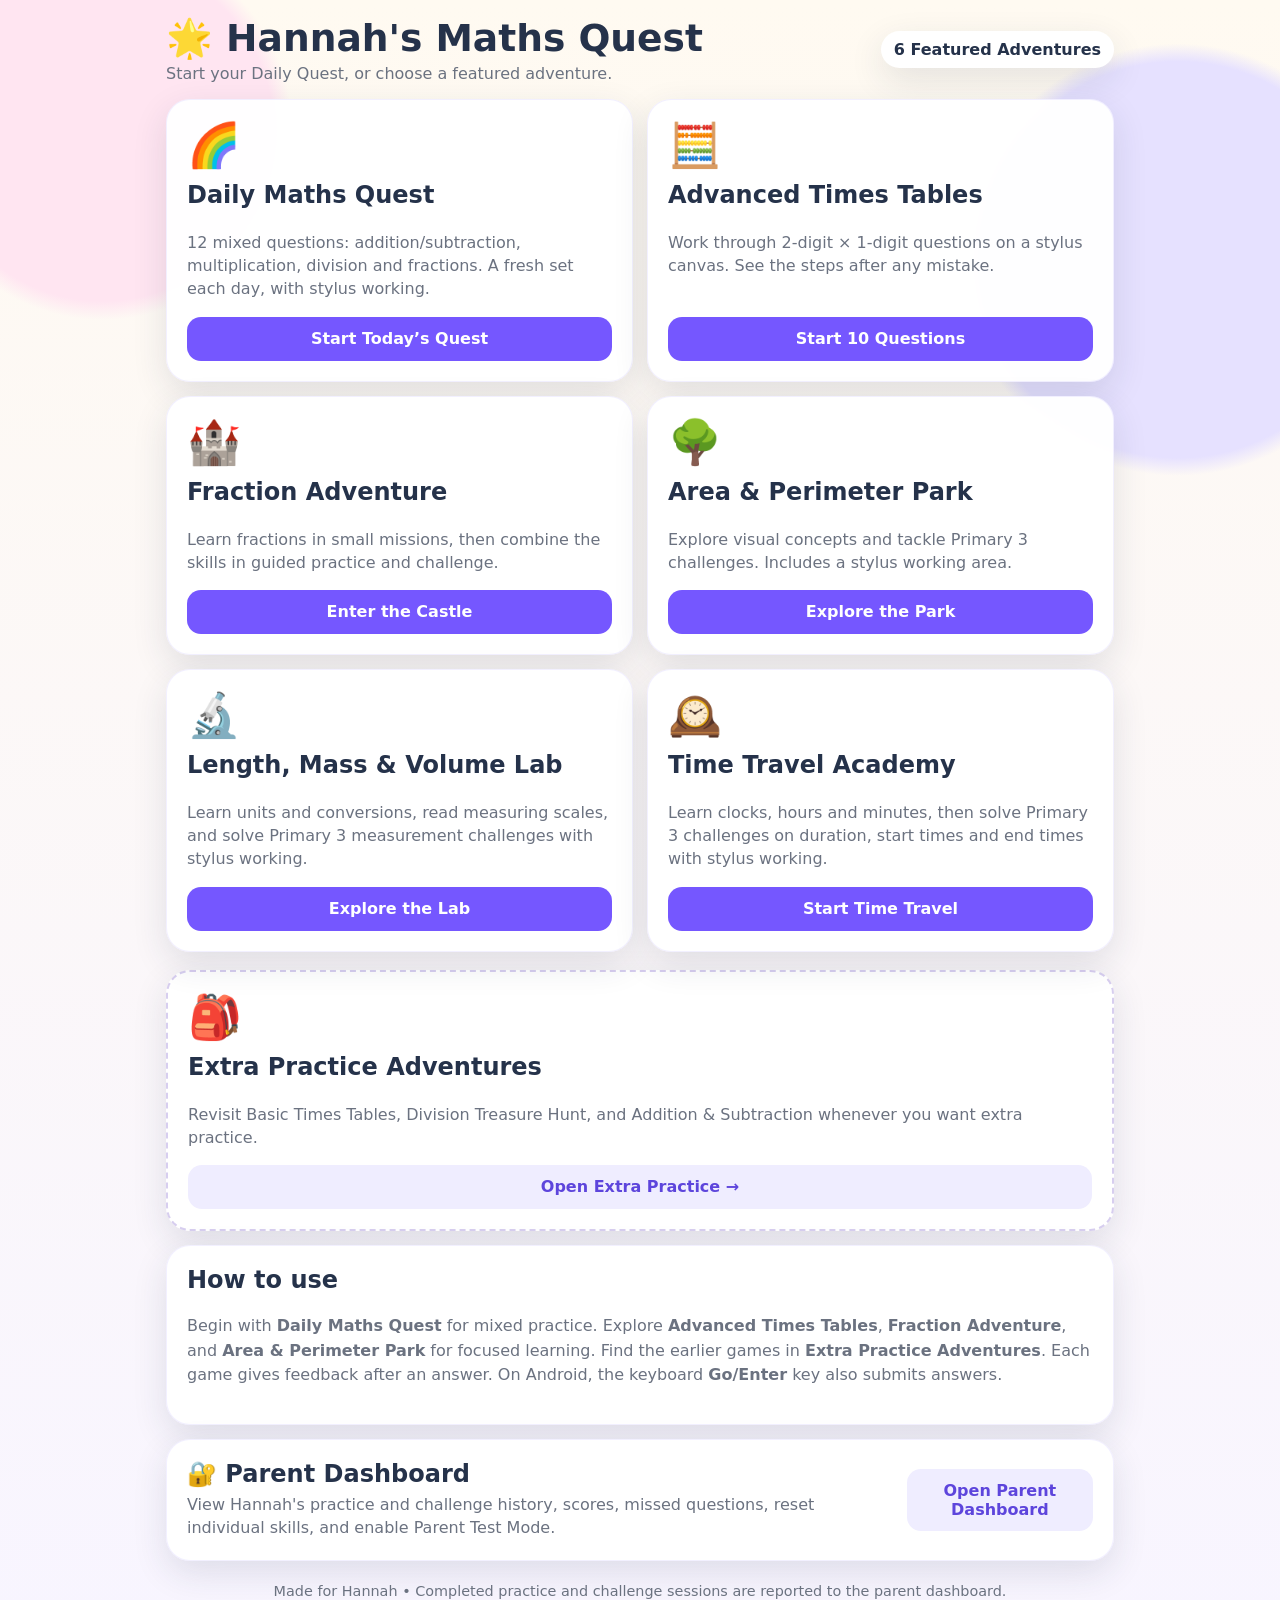
<file: index.html>
<!doctype html>
<html lang="en"><head><meta charset="utf-8"><meta name="viewport" content="width=device-width,initial-scale=1">
<title>Hannah's Maths Games</title><style>
:root{--ink:#25324a;--muted:#6b7280;--paper:#fffdf8;--card:#ffffff;--purple:#7557ff;--pink:#ff6fae;--blue:#46a4ff;--green:#32b67a;--yellow:#ffc857;--red:#df5252;--line:#e6e8f1;--shadow:0 12px 35px rgba(37,50,74,.12)}*{box-sizing:border-box}html{scroll-behavior:smooth}body{margin:0;min-height:100vh;color:var(--ink);font-family:system-ui,-apple-system,Segoe UI,Roboto,Arial,sans-serif;background:radial-gradient(circle at 8% 8%,#ffe5f1 0 9%,transparent 10%),radial-gradient(circle at 92% 16%,#e6e1ff 0 11%,transparent 12%),linear-gradient(180deg,#fffaf1,#f8f5ff)}a{text-decoration:none;color:inherit}.wrap{max-width:980px;margin:auto;padding:16px}header{display:flex;align-items:center;justify-content:space-between;gap:12px;margin-bottom:16px}.brand h1{font-size:clamp(1.5rem,4vw,2.35rem);margin:0}.brand p{margin:4px 0 0;color:var(--muted)}.card{background:rgba(255,255,255,.96);border:1px solid rgba(117,87,255,.09);border-radius:24px;box-shadow:var(--shadow);padding:20px}.grid3{display:grid;grid-template-columns:repeat(2,1fr);gap:14px}.tile{transition:.18s;min-height:190px;display:flex;flex-direction:column}.tile:hover{transform:translateY(-3px)}.tile .emoji{font-size:2.7rem}.tile h2{margin:10px 0 6px}.tile p{color:var(--muted);line-height:1.45;flex:1}.btn{border:0;border-radius:14px;padding:12px 17px;font-weight:800;min-height:44px}.primary{background:var(--purple);color:#fff}.secondary{background:#efedff;color:#5d45dc}.center{text-align:center}.pill{padding:9px 13px;border-radius:999px;background:#fff;box-shadow:var(--shadow);font-weight:800}.footer-note{color:var(--muted);text-align:center;margin:22px 0 8px;font-size:.9rem}.parent-card{margin-top:14px;display:flex;align-items:center;justify-content:space-between;gap:14px}.parent-card p{color:var(--muted);margin:5px 0 0;line-height:1.45}@media(max-width:720px){.grid3{grid-template-columns:1fr}.wrap{padding:11px}.card{padding:15px;border-radius:20px}header{align-items:flex-start}.brand p{font-size:.92rem}.parent-card{align-items:flex-start;flex-direction:column}.parent-card .btn{width:100%}}
</style></head><body><main class="wrap"><header><div class="brand"><h1>🌟 Hannah's Maths Quest</h1><p>Start your Daily Quest, or choose a featured adventure.</p></div><div class="pill">6 Featured Adventures</div></header><section class="grid3"><a class="card tile" href="daily/"><div class="emoji">🌈</div><h2>Daily Maths Quest</h2><p>12 mixed questions: addition/subtraction, multiplication, division and fractions. A fresh set each day, with stylus working.</p><span class="btn primary center">Start Today’s Quest</span></a><a class="card tile" href="advanced-multiplication/"><div class="emoji">🧮</div><h2>Advanced Times Tables</h2><p>Work through 2-digit × 1-digit questions on a stylus canvas. See the steps after any mistake.</p><span class="btn primary center">Start 10 Questions</span></a><a class="card tile" href="fractions/"><div class="emoji">🏰</div><h2>Fraction Adventure</h2><p>Learn fractions in small missions, then combine the skills in guided practice and challenge.</p><span class="btn primary center">Enter the Castle</span></a><a class="card tile" href="area-perimeter/"><div class="emoji">🌳</div><h2>Area &amp; Perimeter Park</h2><p>Explore visual concepts and tackle Primary 3 challenges. Includes a stylus working area.</p><span class="btn primary center">Explore the Park</span></a><a class="card tile" href="length-mass-volume/"><div class="emoji">🔬</div><h2>Length, Mass &amp; Volume Lab</h2><p>Learn units and conversions, read measuring scales, and solve Primary 3 measurement challenges with stylus working.</p><span class="btn primary center">Explore the Lab</span></a><a class="card tile" href="time/"><div class="emoji">🕰️</div><h2>Time Travel Academy</h2><p>Learn clocks, hours and minutes, then solve Primary 3 challenges on duration, start times and end times with stylus working.</p><span class="btn primary center">Start Time Travel</span></a></section><a class="card tile" href="extra-practice/" style="margin-top:18px;min-height:0;border:2px dashed #d7ceef"><div class="emoji">🎒</div><h2>Extra Practice Adventures</h2><p>Revisit Basic Times Tables, Division Treasure Hunt, and Addition &amp; Subtraction whenever you want extra practice.</p><span class="btn secondary center">Open Extra Practice →</span></a><section class="card" style="margin-top:14px"><h2 style="margin-top:0">How to use</h2><p style="color:var(--muted);line-height:1.55">Begin with <b>Daily Maths Quest</b> for mixed practice. Explore <b>Advanced Times Tables</b>, <b>Fraction Adventure</b>, and <b>Area &amp; Perimeter Park</b> for focused learning. Find the earlier games in <b>Extra Practice Adventures</b>. Each game gives feedback after an answer. On Android, the keyboard <b>Go/Enter</b> key also submits answers.</p></section><section class="card parent-card"><div><h2 style="margin:0">🔐 Parent Dashboard</h2><p>View Hannah's practice and challenge history, scores, missed questions, reset individual skills, and enable Parent Test Mode.</p></div><a class="btn secondary center" href="parent/">Open Parent Dashboard</a></section><div class="footer-note">Made for Hannah • Completed practice and challenge sessions are reported to the parent dashboard.</div></main></body></html>
</file>
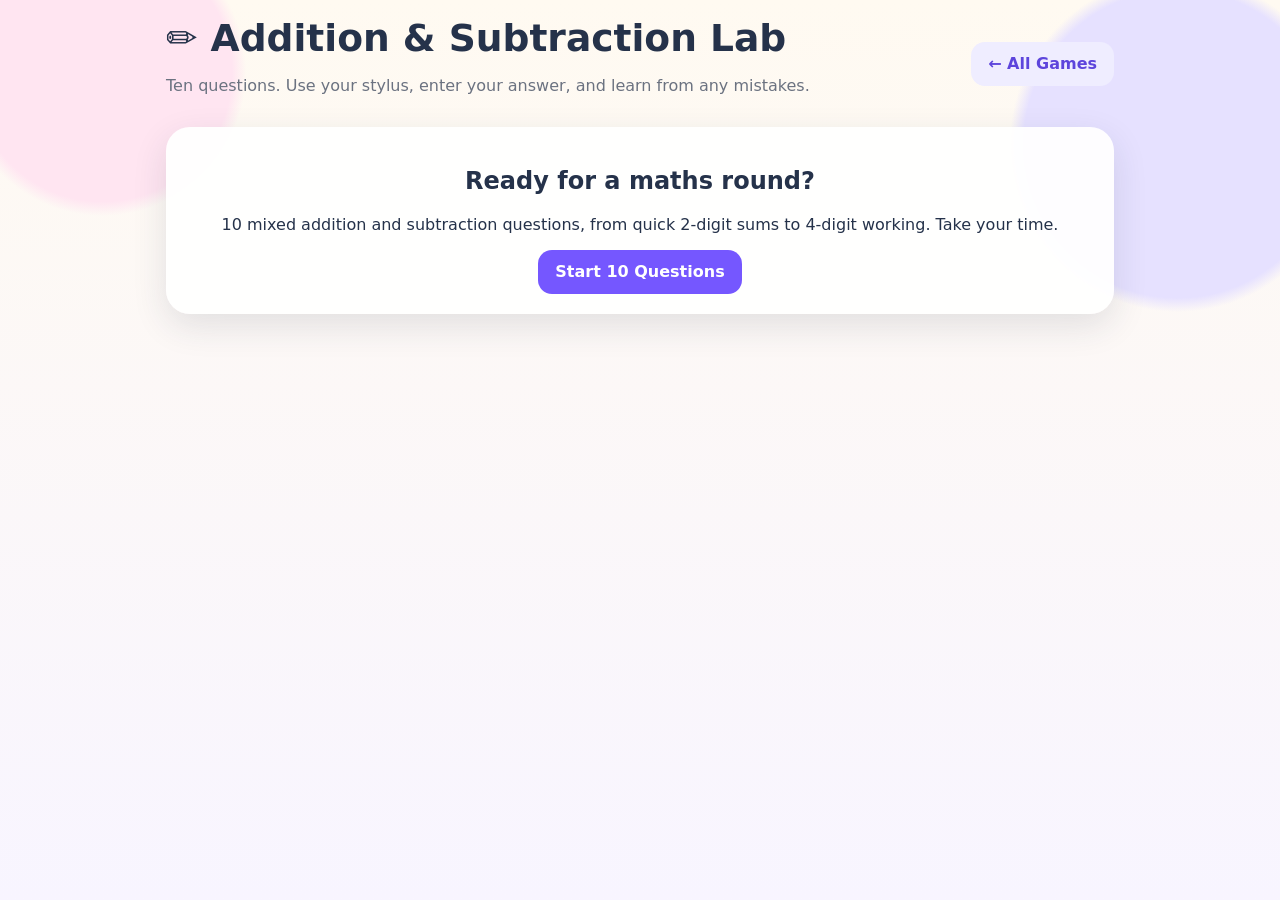
<file: addition-subtraction/index.html>
<!doctype html>
<html lang="en">
<head>
<meta charset="utf-8">
<meta name="viewport" content="width=device-width,initial-scale=1">
<title>Addition & Subtraction Lab</title>
<link rel="stylesheet" href="../styles.css">
<script src="../progress.js?v=20261001"></script>
<style>
  .quiz-layout{display:grid;grid-template-columns:minmax(260px,.82fr) minmax(340px,1.18fr);gap:16px;align-items:start}
  .question-card{background:#faf9ff;border-radius:20px;padding:18px;position:sticky;top:12px}
  .care-strip{display:flex;gap:7px;justify-content:center;flex-wrap:wrap;margin:8px 0 16px}
  .care-step{background:white;border:1px solid #e0e2ef;border-radius:999px;padding:7px 10px;font-size:.88rem;font-weight:750}
  .work-card{border:2px solid #eceaf8;border-radius:20px;overflow:hidden;background:white}
  .work-head{display:flex;align-items:center;justify-content:space-between;gap:8px;flex-wrap:wrap;padding:10px 12px;background:#f8f7ff}
  .tools{display:flex;gap:7px;flex-wrap:wrap}
  .tool{border:0;border-radius:10px;background:#eceaf8;padding:8px 11px;font-weight:800;cursor:pointer}
  .tool.active{background:var(--purple);color:white}
  #workCanvas{display:block;width:100%;height:360px;background:
    linear-gradient(#edf0f7 1px,transparent 1px),
    linear-gradient(90deg,#edf0f7 1px,transparent 1px);
    background-size:28px 28px;touch-action:none;cursor:crosshair}
  .mini-tip{font-size:.87rem;color:var(--muted)}
  .worked-example{margin-top:10px;text-align:left;background:#fff;border-radius:12px;padding:12px 14px;color:#25324a;font-weight:500;line-height:1.5}
  .worked-example ol{margin:8px 0 0;padding-left:22px}
  .worked-example li{margin:5px 0}
  .review{margin-top:12px;background:#fff8dc;color:#6f5600;border-radius:14px;padding:10px 12px;text-align:center;font-weight:750}
  .scoreline{display:flex;justify-content:center;gap:12px;flex-wrap:wrap;margin:8px 0}
  .scorechip{background:#f8f7ff;border-radius:999px;padding:7px 11px;font-weight:800}
  @media(max-width:760px){
    .quiz-layout{grid-template-columns:1fr}
    .question-card{position:static}
    #workCanvas{height:320px}
  }
</style>
<script src="../feedback.js?v=20260930b"></script></head>
<body>
<main class="wrap">
<header>
  <div class="brand">
    <h1>✏️ Addition & Subtraction Lab</h1>
    <p>Ten questions. Use your stylus, enter your answer, and learn from any mistakes.</p>
  </div>
  <a class="btn secondary" href="../">← All Games</a>
</header>

<section id="home" class="card" style="text-align:center">
  <h2>Ready for a maths round?</h2>
  <p>10 mixed addition and subtraction questions, from quick 2-digit sums to 4-digit working. Take your time.</p>
  <button class="btn primary" id="start">Start 10 Questions</button>
</section>

<section id="panel" class="card hidden">
  <div class="topbar">
    <button class="btn secondary" id="back">← Home</button>
    <div class="progress"><div id="bar"></div></div>
    <span class="pill" id="counter"></span>
  </div>

  <div id="quiz" class="hidden">
    <div class="scoreline">
      <span class="scorechip">⭐ Correct: <span id="score">0</span></span>
      <span class="scorechip">🔥 Streak: <span id="streak">0</span></span>
    </div>

    <div class="quiz-layout">
      <div class="question-card">
        <div class="muted" style="text-align:center;font-weight:800" id="modeName"></div>
        <div class="problem" id="question"></div>
        <div class="care-strip">
          <span class="care-step">👀 Read the sign</span>
          <span class="care-step">✍️ Work it out</span>
          <span class="care-step">🔎 Check your answer</span>
        </div>
        <form class="answer" id="form">
          <input id="input" inputmode="numeric" autocomplete="off" aria-label="Final answer" placeholder="Final answer">
          <button class="btn primary">Check</button>
        </form>
        <div class="mini-tip" style="text-align:center">Use the canvas for working. Only the number in the answer box is marked.</div>
        <div class="feedback" id="feedback" role="status" aria-live="polite"></div>
        <div class="row" style="justify-content:center">
          <button class="btn primary hidden" id="next">Next →</button>
        </div>
      </div>

      <div class="work-card">
        <div class="work-head">
          <div>
            <b>📝 Working Space</b>
            <div class="mini-tip">Write with your stylus. Swipe with a finger to scroll.</div>
          </div>
          <div class="tools">
            <button class="tool active" id="pen" type="button">✏️ Pen</button>
            <button class="tool" id="eraser" type="button">🧽 Eraser</button>
            <button class="tool" id="clearCanvas" type="button">🗑️ Clear</button>
          </div>
        </div>
        <canvas id="workCanvas" aria-label="Stylus working area"></canvas>
      </div>
    </div>
  </div>

  <div id="results" class="hidden" style="text-align:center;padding:30px">
    <h2 id="resultTitle"></h2>
    <p id="resultText"></p>
    <div id="carelessSummary" class="review"></div>
    <p id="saveStatus" role="status" aria-live="polite"></p>
    <button class="btn secondary hidden" id="retrySave" type="button">Retry saving</button>
    <button class="btn primary" id="again" style="margin-top:15px">Play Again</button>
  </div>
</section>



<script>
const $=id=>document.getElementById(id);
let i=0,total=10,score=0,streak=0,answered=false,q,attemptAnswers=[],roundPlan=[],errorTypes={operation:0,place:0,other:0};
let pendingResult=null,saveInProgress=false;
$('start').onclick=startQuiz;
$('back').onclick=()=>{$('panel').classList.add('hidden');$('home').classList.remove('hidden')};
$('again').onclick=startQuiz;
$('retrySave').onclick=saveRound;


function rand(min,max){return Math.floor(Math.random()*(max-min+1))+min}
function shuffle(items){
  for(let j=items.length-1;j>0;j--){
    const k=rand(0,j);[items[j],items[k]]=[items[k],items[j]];
  }
  return items;
}
function makeQ({digits,op}){
  const min=10**(digits-1),max=10**digits-1;
  let a,b;
  if(op==='+'){
    // Keep the 4-digit answers within the Primary 3 number range.
    a=rand(min,digits===4?8999:max);
    b=rand(min,Math.min(max,9999-a));
  }else{
    a=rand(min,max);b=rand(min,max);
    if(b>a)[a,b]=[b,a];
  }
  return {a,b,op,ans:op==='+'?a+b:a-b,opposite:op==='+'?a-b:a+b,digits};
}
function startQuiz(){
  $('home').classList.add('hidden');$('panel').classList.remove('hidden');
  $('results').classList.add('hidden');$('quiz').classList.remove('hidden');
  i=0;score=0;streak=0;attemptAnswers=[];errorTypes={operation:0,place:0,other:0};
  roundPlan=shuffle([{digits:2,op:'+'},{digits:2,op:'−'},{digits:3,op:'+'},{digits:3,op:'+'},{digits:3,op:'−'},{digits:4,op:'+'},{digits:4,op:'+'},{digits:4,op:'−'},{digits:4,op:'−'},{digits:4,op:'−'}]);
  $('score').textContent='0';$('streak').textContent='0';
  $('modeName').textContent='Question '+(i+1)+' of '+total;
  load();requestAnimationFrame(resizeCanvas);
}
function load(){
  q=makeQ(roundPlan[i]);answered=false;
  $('question').textContent=q.a+' '+q.op+' '+q.b+' = ?';
  $('modeName').textContent='Question '+(i+1)+' of '+total;
  $('input').blur();$('input').value='';$('feedback').className='feedback';$('feedback').textContent='';
  $('next').classList.add('hidden');$('counter').textContent=(i+1)+'/'+total;
  $('bar').style.width=(i/total*100)+'%';clearWork();

}
function classifyError(v){
  if(v===q.opposite)return 'operation';
  const diff=Math.abs(v-q.ans);
  if([1,9,10,11,90,100,110,900,1000,1100].includes(diff))return 'place';
  return 'other';
}
function explain(q){
  const steps=[],width=Math.max(String(q.a).length,String(q.b).length,String(q.ans).length);
  const digits=Array.from({length:width},(_,col)=>Math.floor(q.a/10**col)%10);
  let carry=0;
  for(let col=0;col<width;col++){
    const unit=10**col,label=['ones','tens','hundreds','thousands'][col]||('10^'+col);
    const a=digits[col],b=Math.floor(q.b/unit)%10;
    if(q.op==='+'){
      const n=a+b+carry,d=n%10,next=Math.floor(n/10);
      steps.push('In the '+label+' column: '+a+' + '+b+(carry?' + 1 carried':'')+' = '+n+'. Write '+d+(next?' and carry '+next+' to the next column.':'.'));
      carry=next;
    }else if(a<b){
      let donor=col+1;
      while(donor<width&&digits[donor]===0)donor++;
      digits[donor]--;
      for(let k=donor-1;k>col;k--)digits[k]=9;
      digits[col]+=10;
      const regroup=donor>col+1?'Regroup through the zero column'+(donor>col+2?'s':'')+' first. ':'';
      steps.push('In the '+label+' column: '+a+' is smaller than '+b+'. '+regroup+'Borrow 1 from the next place: '+digits[col]+' − '+b+' = '+(digits[col]-b)+'.');
    }else{
      steps.push('In the '+label+' column: '+a+' − '+b+' = '+(a-b)+'.');
    }
  }
  return steps;
}
function showExplanation(v,errorType){
  const f=$('feedback');
  f.textContent='';
  const intro=document.createElement('div');
  intro.textContent='You entered '+v+'. '+(errorType==='operation'?'It looks like you may have used the other sign. Look again at '+q.op+'. ':'Let’s check the calculation together. ')+'The answer is '+q.ans+'.';
  const box=document.createElement('div');box.className='worked-example';
  const title=document.createElement('b');title.textContent='Work through '+q.a+' '+q.op+' '+q.b+':';
  const list=document.createElement('ol');
  for(const step of explain(q)){const li=document.createElement('li');li.textContent=step;list.appendChild(li)}
  const end=document.createElement('p');end.textContent='Check: '+(q.op==='+'?q.ans+' − '+q.b+' = '+q.a:q.ans+' + '+q.b+' = '+q.a)+'.';
  box.append(title,list,end);f.append(intro,box);
}
$('form').onsubmit=e=>{
  e.preventDefault();
  if(answered)return;
  const raw=$('input').value.trim();
  if(raw==='')return;
  const v=Number(raw);
  if(!Number.isFinite(v))return;
  answered=true;$('input').blur();
  const correct=v===q.ans;
  let errorType=null;
  if(correct){
    score++;streak++;
    $('feedback').className='feedback good';
    $('feedback').textContent=streak>=3?'✅ Correct — and '+streak+' careful answers in a row! 🔥':'✅ Correct. Nice careful working!';
  }else{
    streak=0;errorType=classifyError(v);errorTypes[errorType]++;
    $('feedback').className='feedback bad';
    showExplanation(v,errorType);HannahFeedback.showWorking(q,'arithmetic');
  }
  attemptAnswers.push({question:q.a+' '+q.op+' '+q.b,answer:v,expected:q.ans,correct,error_type:errorType});
  $('score').textContent=score;$('streak').textContent=streak;$('next').classList.remove('hidden');
};
$('next').onclick=nextQuestion;
function nextQuestion(){i++;i>=total?finish():load()}
function finish(){
  $('quiz').classList.add('hidden');$('results').classList.remove('hidden');$('bar').style.width='100%';
  const pct=Math.round(score/total*100),missed=total-score;
  $('resultTitle').textContent=pct===100?'Perfect round! 🌟':pct>=80?'Great checking! 🎯':'Keep going! ✍️';
  $('resultText').textContent='You got '+score+' out of '+total+' correct ('+pct+'%).';
  let summary=missed===0?'You checked all ten carefully!':
    'You reviewed '+missed+' question'+(missed===1?'':'s')+'. Try another round and use what you learned.';
  $('carelessSummary').textContent=summary;
  pendingResult={
    game:'addition-subtraction',
    skill:'mixed_2_4digit',
    mode:'maths_round',
    score,total,
    answers:attemptAnswers,
    session_label:'Addition and subtraction up to 4 digits',
    source_version:'2026-09-23-p3'
  };
  saveRound();
}
async function saveRound(){
  if(!pendingResult||saveInProgress)return;
  saveInProgress=true;
  $('retrySave').classList.add('hidden');
  $('saveStatus').textContent='Saving your result…';
  const result=await HannahProgress.recordAttempt(pendingResult);
  saveInProgress=false;
  if(result.ok){
    pendingResult=null;
    $('saveStatus').textContent='✅ Saved to Parent Dashboard.';
  }else if(result.skipped){
    pendingResult=null;
    $('saveStatus').textContent='Parent Test Mode is on. This result was not recorded.';
  }else{
    $('saveStatus').textContent='Result could not be saved. Check your connection and try again.';
    $('retrySave').classList.remove('hidden');
  }
}

/* Stylus / pointer drawing canvas */
const canvas=$('workCanvas'),ctx=canvas.getContext('2d');
let drawing=false,last=null,tool='pen',activePointerId=null;
let fingerScrollId=null,fingerLastY=0;
function resizeCanvas(){
  const rect=canvas.getBoundingClientRect(),ratio=Math.max(1,window.devicePixelRatio||1);
  const snapshot=document.createElement('canvas');
  snapshot.width=canvas.width;snapshot.height=canvas.height;
  if(canvas.width&&canvas.height)snapshot.getContext('2d').drawImage(canvas,0,0);
  canvas.width=Math.round(rect.width*ratio);canvas.height=Math.round(rect.height*ratio);
  ctx.setTransform(ratio,0,0,ratio,0,0);
  ctx.lineCap='round';ctx.lineJoin='round';
  if(snapshot.width)ctx.drawImage(snapshot,0,0,snapshot.width,snapshot.height,0,0,rect.width,rect.height);
}
function pos(e){const r=canvas.getBoundingClientRect();return{x:e.clientX-r.left,y:e.clientY-r.top}}
function startDraw(e){
  if(e.pointerType==='touch'){
    if(activePointerId===null&&fingerScrollId===null){
      fingerScrollId=e.pointerId;fingerLastY=e.clientY;
    }
    return;
  }
  if(e.pointerType!=='pen'||activePointerId!==null)return;
  fingerScrollId=null;
  activePointerId=e.pointerId;drawing=true;last=pos(e);
  canvas.setPointerCapture?.(e.pointerId);e.preventDefault();
}
function draw(e){
  if(e.pointerType==='touch'){
    if(e.pointerId!==fingerScrollId||activePointerId!==null)return;
    window.scrollBy(0,fingerLastY-e.clientY);
    fingerLastY=e.clientY;
    e.preventDefault();
    return;
  }
  if(!drawing||e.pointerType!=='pen'||e.pointerId!==activePointerId)return;
  e.preventDefault();
  const samples=e.getCoalescedEvents?.();
  const points=samples?.length?samples:[e];
  if(tool==='eraser'){ctx.globalCompositeOperation='destination-out';ctx.lineWidth=24}
  else{ctx.globalCompositeOperation='source-over';ctx.strokeStyle='#25324a';ctx.lineWidth=3}
  ctx.beginPath();ctx.moveTo(last.x,last.y);
  for(const point of points){const p=pos(point);ctx.lineTo(p.x,p.y);last=p}
  const current=pos(e);
  if(current.x!==last.x||current.y!==last.y){ctx.lineTo(current.x,current.y);last=current}
  ctx.stroke();ctx.globalCompositeOperation='source-over';
}
function stopDraw(e){
  if(e.pointerId===fingerScrollId){fingerScrollId=null;return}
  if(e.pointerId!==activePointerId)return;
  drawing=false;last=null;activePointerId=null;
  try{canvas.releasePointerCapture?.(e.pointerId)}catch(_){}
}
canvas.addEventListener('pointerdown',startDraw);
canvas.addEventListener('pointermove',draw);
canvas.addEventListener('pointerup',stopDraw);
canvas.addEventListener('pointercancel',stopDraw);
function clearWork(){ctx.clearRect(0,0,canvas.width,canvas.height)}
$('pen').onclick=()=>setTool('pen');
$('eraser').onclick=()=>setTool('eraser');
$('clearCanvas').onclick=clearWork;
function setTool(t){tool=t;$('pen').classList.toggle('active',t==='pen');$('eraser').classList.toggle('active',t==='eraser')}
window.addEventListener('resize',()=>{clearTimeout(window.__canvasResize);window.__canvasResize=setTimeout(resizeCanvas,120)});
requestAnimationFrame(resizeCanvas);
</script>
</main>
</body>
</html>
</file>
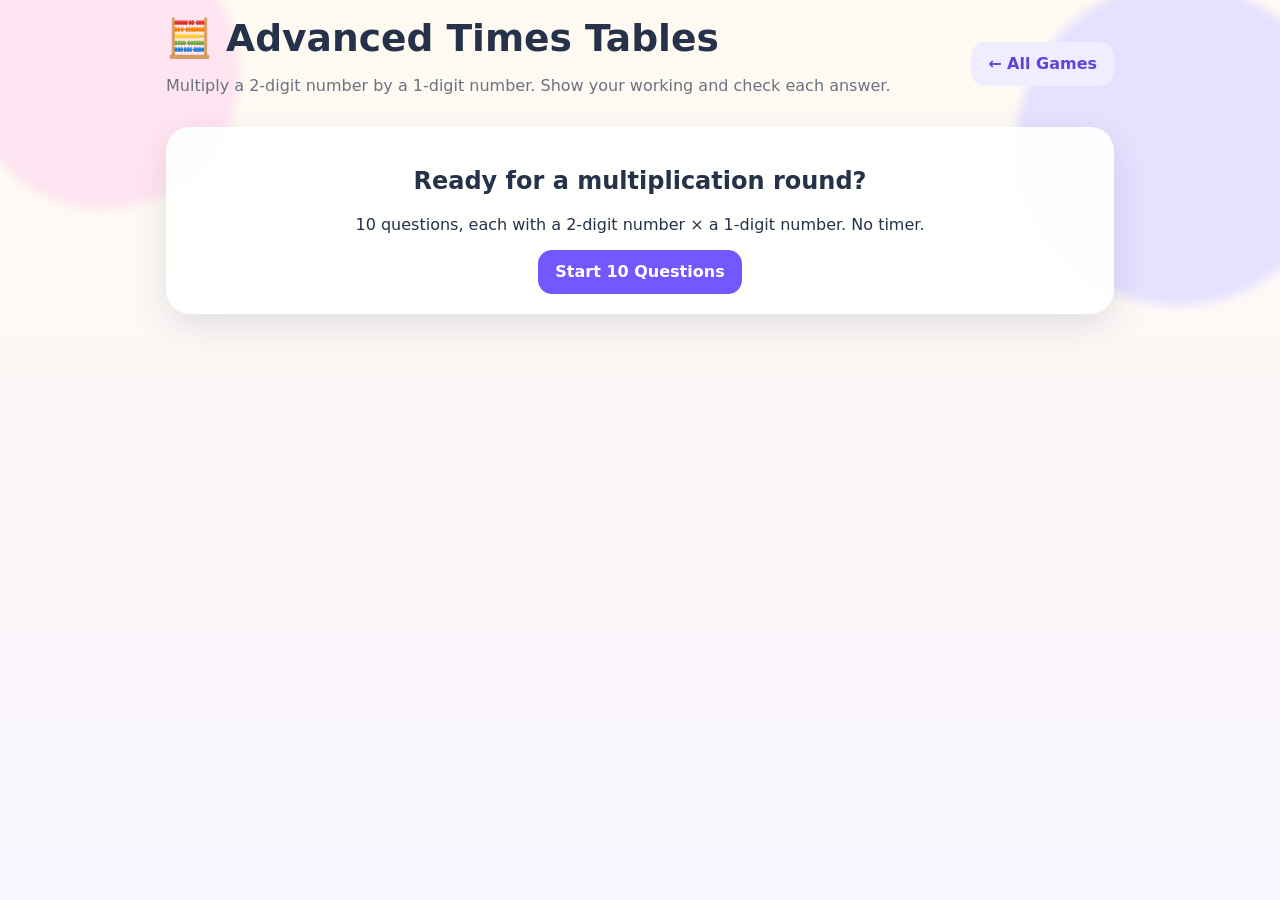
<file: advanced-multiplication/index.html>
<!doctype html>
<html lang="en">
<head>
<meta charset="utf-8">
<meta name="viewport" content="width=device-width,initial-scale=1">
<title>Advanced Times Tables · Hannah's Maths Quest</title>
<link rel="stylesheet" href="../styles.css">
<script src="../progress.js?v=20261001"></script>
<style>
  .quiz-layout{display:grid;grid-template-columns:minmax(260px,.82fr) minmax(340px,1.18fr);gap:16px;align-items:start}
  .question-card{background:#faf9ff;border-radius:20px;padding:18px;position:sticky;top:12px}
  .care-strip{display:flex;gap:7px;justify-content:center;flex-wrap:wrap;margin:8px 0 16px}
  .care-step{background:white;border:1px solid #e0e2ef;border-radius:999px;padding:7px 10px;font-size:.88rem;font-weight:750}
  .work-card{border:2px solid #eceaf8;border-radius:20px;overflow:hidden;background:white}
  .work-head{display:flex;align-items:center;justify-content:space-between;gap:8px;flex-wrap:wrap;padding:10px 12px;background:#f8f7ff}
  .tools{display:flex;gap:7px;flex-wrap:wrap}
  .tool{border:0;border-radius:10px;background:#eceaf8;padding:8px 11px;font-weight:800;cursor:pointer}
  .tool.active{background:var(--purple);color:white}
  #workCanvas{display:block;width:100%;height:360px;background:
    linear-gradient(#edf0f7 1px,transparent 1px),
    linear-gradient(90deg,#edf0f7 1px,transparent 1px);
    background-size:28px 28px;touch-action:none;cursor:crosshair}
  .mini-tip{font-size:.87rem;color:var(--muted)}
  .worked-example{margin-top:10px;text-align:left;background:#fff;border-radius:12px;padding:12px 14px;color:#25324a;font-weight:500;line-height:1.5}
  .worked-example ol{margin:8px 0 0;padding-left:22px}
  .worked-example li{margin:5px 0}
  .review{margin-top:12px;background:#fff8dc;color:#6f5600;border-radius:14px;padding:10px 12px;text-align:center;font-weight:750}
  .scoreline{display:flex;justify-content:center;gap:12px;flex-wrap:wrap;margin:8px 0}
  .scorechip{background:#f8f7ff;border-radius:999px;padding:7px 11px;font-weight:800}
  @media(max-width:760px){
    .quiz-layout{grid-template-columns:1fr}
    .question-card{position:static}
    #workCanvas{height:320px}
  }
</style>
<script src="../feedback.js?v=20260930b"></script></head>
<body>
<main class="wrap">
<header>
  <div class="brand">
    <h1>🧮 Advanced Times Tables</h1>
    <p>Multiply a 2-digit number by a 1-digit number. Show your working and check each answer.</p>
  </div>
  <a class="btn secondary" href="../">← All Games</a>
</header>

<section id="home" class="card" style="text-align:center">
  <h2>Ready for a multiplication round?</h2>
  <p>10 questions, each with a 2-digit number × a 1-digit number. No timer.</p>
  <button class="btn primary" id="start">Start 10 Questions</button>
</section>

<section id="panel" class="card hidden">
  <div class="topbar">
    <button class="btn secondary" id="back">← Home</button>
    <div class="progress"><div id="bar"></div></div>
    <span class="pill" id="counter"></span>
  </div>

  <div id="quiz" class="hidden">
    <div class="scoreline">
      <span class="scorechip">⭐ Correct: <span id="score">0</span></span>
      <span class="scorechip">🔥 Streak: <span id="streak">0</span></span>
    </div>

    <div class="quiz-layout">
      <div class="question-card">
        <div class="muted" style="text-align:center;font-weight:800" id="modeName"></div>
        <div class="problem" id="question"></div>
        <div class="care-strip">
          <span class="care-step">👀 Read the numbers</span>
          <span class="care-step">✍️ Work it out</span>
          <span class="care-step">🔎 Check your answer</span>
        </div>
        <form class="answer" id="form">
          <input id="input" inputmode="numeric" autocomplete="off" aria-label="Final answer" placeholder="Final answer">
          <button class="btn primary">Check</button>
        </form>
        <div class="mini-tip" style="text-align:center">Show your working with the stylus. Enter only the final number in the answer box.</div>
        <div class="feedback" id="feedback" role="status" aria-live="polite"></div>
        <div class="row" style="justify-content:center">
          <button class="btn primary hidden" id="next">Next →</button>
        </div>
      </div>

      <div class="work-card">
        <div class="work-head">
          <div>
            <b>📝 Working Space</b>
            <div class="mini-tip">Write with your stylus. Swipe with a finger to scroll.</div>
          </div>
          <div class="tools">
            <button class="tool active" id="pen" type="button">✏️ Pen</button>
            <button class="tool" id="eraser" type="button">🧽 Eraser</button>
            <button class="tool" id="clearCanvas" type="button">🗑️ Clear</button>
          </div>
        </div>
        <canvas id="workCanvas" aria-label="Stylus working area"></canvas>
      </div>
    </div>
  </div>

  <div id="results" class="hidden" style="text-align:center;padding:30px">
    <h2 id="resultTitle"></h2>
    <p id="resultText"></p>
    <div id="carelessSummary" class="review"></div>
    <p id="saveStatus" role="status" aria-live="polite"></p>
    <button class="btn secondary hidden" id="retrySave" type="button">Retry saving</button>
    <button class="btn primary" id="again" style="margin-top:15px">Play Again</button>
  </div>
</section>



<script>
const $=id=>document.getElementById(id);
let i=0,total=10,score=0,streak=0,answered=false,q,attemptAnswers=[];
let pendingResult=null,saveInProgress=false;
$('start').onclick=startQuiz;
$('back').onclick=()=>{$('panel').classList.add('hidden');$('home').classList.remove('hidden')};
$('again').onclick=startQuiz;
$('retrySave').onclick=saveRound;


function rand(min,max){return Math.floor(Math.random()*(max-min+1))+min}
function makeQ(){
  const a=rand(12,99),b=rand(2,9);
  return {a,b,ans:a*b};
}
function startQuiz(){
  $('home').classList.add('hidden');$('panel').classList.remove('hidden');
  $('results').classList.add('hidden');$('quiz').classList.remove('hidden');
  i=0;score=0;streak=0;attemptAnswers=[];
  $('score').textContent='0';$('streak').textContent='0';
  load();requestAnimationFrame(resizeCanvas);
}
function load(){
  q=makeQ();answered=false;
  $('question').textContent=q.a+' × '+q.b+' = ?';
  $('modeName').textContent='Question '+(i+1)+' of '+total;
  $('input').blur();$('input').value='';$('input').disabled=false;
  $('feedback').className='feedback';$('feedback').textContent='';
  $('next').classList.add('hidden');$('counter').textContent=(i+1)+'/'+total;
  $('bar').style.width=(i/total*100)+'%';clearWork();

}
function explain(q){
  const ones=q.a%10,tens=Math.floor(q.a/10);
  const onesProduct=ones*q.b,carry=Math.floor(onesProduct/10),onesDigit=onesProduct%10;
  const tensProduct=tens*q.b+carry;
  return [
    'Ones: '+ones+' × '+q.b+' = '+onesProduct+'. Write '+onesDigit+(carry?' and carry '+carry+' ten'+(carry===1?'':'s')+'.':'.'),
    'Tens: '+tens+' × '+q.b+(carry?' + '+carry+' carried':'')+' = '+tensProduct+'. That is '+(tensProduct*10)+'.',
    'Put the tens and ones together: '+(tensProduct*10)+' + '+onesDigit+' = '+q.ans+'.'
  ];
}
function showExplanation(v){
  const f=$('feedback');f.textContent='';
  const intro=document.createElement('div');
  intro.textContent='You entered '+v+'. Let’s work through '+q.a+' × '+q.b+'. The answer is '+q.ans+'.';
  const box=document.createElement('div');box.className='worked-example';
  const list=document.createElement('ol');
  for(const step of explain(q)){const li=document.createElement('li');li.textContent=step;list.appendChild(li)}
  const check=document.createElement('p');
  check.textContent='Check another way: '+(Math.floor(q.a/10)*10)+' × '+q.b+' = '+(Math.floor(q.a/10)*10*q.b)+', and '+(q.a%10)+' × '+q.b+' = '+((q.a%10)*q.b)+'. Add them to get '+q.ans+'.';
  box.append(list,check);f.append(intro,box);
}
$('form').onsubmit=e=>{
  e.preventDefault();
  if(answered)return;
  const raw=$('input').value.trim();
  if(!/^\d+$/.test(raw))return;
  const v=Number(raw);
  answered=true;$('input').blur();$('input').disabled=true;
  const correct=v===q.ans;
  if(correct){
    score++;streak++;
    $('feedback').className='feedback good';
    $('feedback').textContent=streak>=3?'✅ Correct — '+streak+' in a row! 🔥':'✅ Correct! Your working paid off.';
  }else{
    streak=0;$('feedback').className='feedback bad';showExplanation(v);HannahFeedback.showWorking(q,'multiplication');
  }
  attemptAnswers.push({question:q.a+' × '+q.b,answer:v,expected:q.ans,correct});
  $('score').textContent=score;$('streak').textContent=streak;$('next').classList.remove('hidden');
};
$('next').onclick=nextQuestion;
function nextQuestion(){i++;i>=total?finish():load()}
function finish(){
  $('quiz').classList.add('hidden');$('results').classList.remove('hidden');$('bar').style.width='100%';
  const pct=Math.round(score/total*100),missed=total-score;
  $('resultTitle').textContent=pct===100?'Perfect round! 🌟':pct>=80?'Great multiplying! 🎯':'Keep going! ✍️';
  $('resultText').textContent='You got '+score+' out of '+total+' correct ('+pct+'%).';
  $('carelessSummary').textContent=missed===0?'You checked all ten carefully!':'You reviewed '+missed+' question'+(missed===1?'':'s')+'. Use the steps you learned in another round.';
  pendingResult={
    game:'advanced-multiplication',skill:'2digit_by_1digit',mode:'maths_round',
    score,total,answers:attemptAnswers,session_label:'2-digit × 1-digit multiplication',
    source_version:'2026-09-23'
  };
  saveRound();
}
async function saveRound(){
  if(!pendingResult||saveInProgress)return;
  saveInProgress=true;
  $('retrySave').classList.add('hidden');
  $('saveStatus').textContent='Saving your result…';
  const result=await HannahProgress.recordAttempt(pendingResult);
  saveInProgress=false;
  if(result.ok){
    pendingResult=null;
    $('saveStatus').textContent='✅ Saved to Parent Dashboard.';
  }else if(result.skipped){
    pendingResult=null;
    $('saveStatus').textContent='Parent Test Mode is on. This result was not recorded.';
  }else{
    $('saveStatus').textContent='Result could not be saved. Check your connection and try again.';
    $('retrySave').classList.remove('hidden');
  }
}

/* Stylus / pointer drawing canvas */
const canvas=$('workCanvas'),ctx=canvas.getContext('2d');
let drawing=false,last=null,tool='pen',activePointerId=null;
let fingerScrollId=null,fingerLastY=0;
function resizeCanvas(){
  const rect=canvas.getBoundingClientRect(),ratio=Math.max(1,window.devicePixelRatio||1);
  const snapshot=document.createElement('canvas');
  snapshot.width=canvas.width;snapshot.height=canvas.height;
  if(canvas.width&&canvas.height)snapshot.getContext('2d').drawImage(canvas,0,0);
  canvas.width=Math.round(rect.width*ratio);canvas.height=Math.round(rect.height*ratio);
  ctx.setTransform(ratio,0,0,ratio,0,0);
  ctx.lineCap='round';ctx.lineJoin='round';
  if(snapshot.width)ctx.drawImage(snapshot,0,0,snapshot.width,snapshot.height,0,0,rect.width,rect.height);
}
function pos(e){const r=canvas.getBoundingClientRect();return{x:e.clientX-r.left,y:e.clientY-r.top}}
function startDraw(e){
  if(e.pointerType==='touch'){
    if(activePointerId===null&&fingerScrollId===null){
      fingerScrollId=e.pointerId;fingerLastY=e.clientY;
    }
    return;
  }
  if(e.pointerType!=='pen'||activePointerId!==null)return;
  fingerScrollId=null;
  activePointerId=e.pointerId;drawing=true;last=pos(e);
  canvas.setPointerCapture?.(e.pointerId);e.preventDefault();
}
function draw(e){
  if(e.pointerType==='touch'){
    if(e.pointerId!==fingerScrollId||activePointerId!==null)return;
    window.scrollBy(0,fingerLastY-e.clientY);
    fingerLastY=e.clientY;
    e.preventDefault();
    return;
  }
  if(!drawing||e.pointerType!=='pen'||e.pointerId!==activePointerId)return;
  e.preventDefault();
  const samples=e.getCoalescedEvents?.();
  const points=samples?.length?samples:[e];
  if(tool==='eraser'){ctx.globalCompositeOperation='destination-out';ctx.lineWidth=24}
  else{ctx.globalCompositeOperation='source-over';ctx.strokeStyle='#25324a';ctx.lineWidth=3}
  ctx.beginPath();ctx.moveTo(last.x,last.y);
  for(const point of points){const p=pos(point);ctx.lineTo(p.x,p.y);last=p}
  const current=pos(e);
  if(current.x!==last.x||current.y!==last.y){ctx.lineTo(current.x,current.y);last=current}
  ctx.stroke();ctx.globalCompositeOperation='source-over';
}
function stopDraw(e){
  if(e.pointerId===fingerScrollId){fingerScrollId=null;return}
  if(e.pointerId!==activePointerId)return;
  drawing=false;last=null;activePointerId=null;
  try{canvas.releasePointerCapture?.(e.pointerId)}catch(_){}
}
canvas.addEventListener('pointerdown',startDraw);
canvas.addEventListener('pointermove',draw);
canvas.addEventListener('pointerup',stopDraw);
canvas.addEventListener('pointercancel',stopDraw);
function clearWork(){ctx.clearRect(0,0,canvas.width,canvas.height)}
$('pen').onclick=()=>setTool('pen');
$('eraser').onclick=()=>setTool('eraser');
$('clearCanvas').onclick=clearWork;
function setTool(t){tool=t;$('pen').classList.toggle('active',t==='pen');$('eraser').classList.toggle('active',t==='eraser')}
window.addEventListener('resize',()=>{clearTimeout(window.__canvasResize);window.__canvasResize=setTimeout(resizeCanvas,120)});
requestAnimationFrame(resizeCanvas);
</script>
</main>
</body>
</html>
</file>
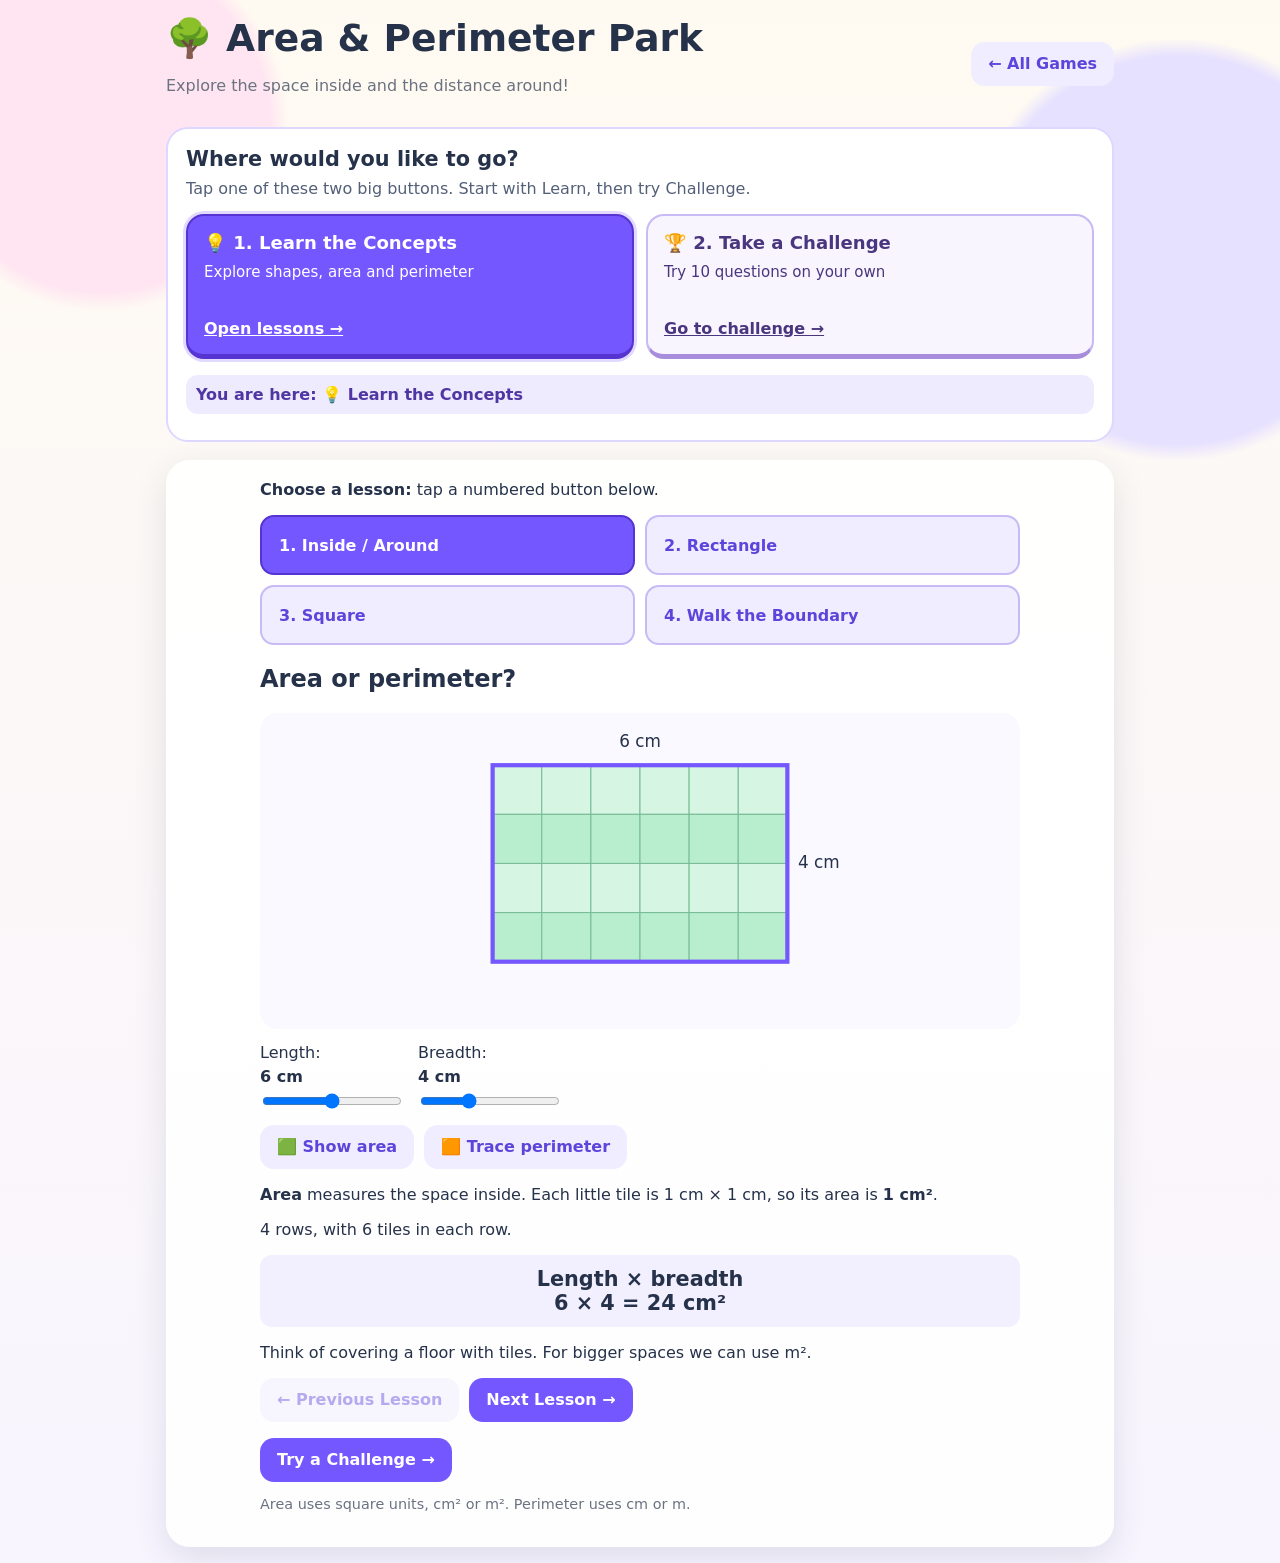
<file: area-perimeter/index.html>
<!doctype html><html lang="en"><head><meta charset="utf-8"><meta name="viewport" content="width=device-width,initial-scale=1"><title>Area & Perimeter Park · Hannah's Maths Quest</title><link rel="stylesheet" href="../styles.css"><script src="../progress.js?v=20261001"></script><script src="../feedback.js?v=20260930b"></script><style>
.tabs{margin:16px 0}.tabs button[aria-pressed=true]{background:var(--purple);color:white}.layout{display:grid;grid-template-columns:1fr 1fr;gap:16px;align-items:start}.diagram svg{display:block;width:100%;max-height:300px;margin:auto}.diagram{background:#faf9ff;border-radius:18px;padding:8px}.diagram text{font-family:system-ui,sans-serif;font-size:16px;fill:#25324a}.equation{background:#f2efff;border-radius:12px;padding:12px;font-size:1.3rem;font-weight:800;text-align:center;margin:10px 0}.note{color:#6b7280;font-size:.9rem}.work{border:2px solid #e4dfff;border-radius:20px;overflow:hidden}.work-head{padding:12px;background:#f7f5ff}.tool{border:0;padding:9px;border-radius:10px;background:#e9e3ff;cursor:pointer}.tool.active{background:var(--purple);color:white}#workCanvas{display:block;width:100%;height:420px;touch-action:none;background:linear-gradient(#edf0f7 1px,transparent 1px),linear-gradient(90deg,#edf0f7 1px,transparent 1px);background-size:28px 28px}.lesson-controls{display:flex;gap:14px;flex-wrap:wrap;margin:14px 0}.lesson-controls label{display:grid;gap:5px}.lesson-controls input{width:140px}.step-label{font-weight:800;color:#6550b8}.question-title{font-size:1.2rem;line-height:1.5}.answer input{width:130px}.answer{margin:12px 0}.concept-nav{display:flex;gap:7px;flex-wrap:wrap}.concept-nav button{flex:1}.walk{stroke-dasharray:12 6;animation:walk 3s linear infinite}@keyframes walk{to{stroke-dashoffset:-72}}@media(prefers-reduced-motion:reduce){.walk{animation:none}}@media(max-width:760px){.layout{grid-template-columns:1fr}#workCanvas{height:330px}}
.navigation{background:#fff;border:2px solid #ded7ff;border-radius:22px;padding:18px;margin-bottom:18px}.navigation h2{margin:0;font-size:1.3rem}.navigation>p{margin:8px 0;color:#536078}.tabs{display:grid;grid-template-columns:repeat(2,minmax(0,1fr));gap:12px}.mode-choice{display:flex;flex-direction:column;gap:9px;text-align:left;min-height:145px;padding:16px;border:2px solid #c8baf4;border-bottom:5px solid #a88ddd;border-radius:18px;background:#f8f5ff;color:#4a367e;cursor:pointer}.mode-choice b{font-size:1.13rem}.mode-choice span{font-size:.94rem;line-height:1.35}.mode-choice em{margin-top:auto;font-style:normal;font-weight:800;text-decoration:underline}.tabs .mode-choice[aria-pressed=true]{background:#7557ff;border-color:#5534d1;color:white;box-shadow:0 0 0 3px #e1d9ff}.mode-choice:focus-visible,.concept-nav button:focus-visible{outline:3px solid #25324a;outline-offset:4px}.mode-choice:hover{transform:translateY(-2px)}.navigation .current-section{background:#eeebff;border-radius:12px;padding:10px;font-weight:800;color:#5036a3}.concept-nav{display:grid;grid-template-columns:repeat(2,minmax(0,1fr));gap:10px}.concept-nav button{border:2px solid #c8baf4;min-height:60px;text-align:left}.concept-nav button[aria-pressed=true]{background:#7557ff;color:white;border-color:#5534d1}.lesson-paging{margin:16px 0}.btn:disabled{opacity:.45;cursor:default}.lesson-direction{margin-top:0}@media(max-width:600px){.tabs{grid-template-columns:1fr}.mode-choice{min-height:0;gap:5px;padding:14px}.mode-choice em{margin-top:4px}.navigation{padding:13px}.concept-nav button{padding:10px}}
.layout.concepts-layout{grid-template-columns:1fr}.concepts-layout #concepts{max-width:760px;margin:auto}
.method-or{display:inline-block;padding:5px 24px;border:2px solid #b9a6ee;border-radius:999px;color:#5a3da5;background:white;font-size:1rem}
</style></head><body><main class="wrap"><header><div class="brand"><h1>🌳 Area & Perimeter Park</h1><p>Explore the space inside and the distance around!</p></div><a class="btn secondary" href="../">← All Games</a></header>
<section class="navigation"><h2>Where would you like to go?</h2><p>Tap one of these two big buttons. Start with Learn, then try Challenge.</p><nav class="tabs" aria-label="Learning mode"><button class="mode-choice" id="conceptsTab"><b>💡 1. Learn the Concepts</b><span>Explore shapes, area and perimeter</span><em>Open lessons →</em></button><button class="mode-choice" id="challengeTab"><b>🏆 2. Take a Challenge</b><span>Try 10 questions on your own</span><em>Go to challenge →</em></button></nav><p id="currentSection" class="current-section" aria-live="polite"></p></section>
<div class="layout" id="learningLayout"><section class="card"><div id="concepts"><p class="lesson-direction"><b>Choose a lesson:</b> tap a numbered button below.</p><div class="concept-nav" aria-label="Concept lessons"><button class="btn secondary" data-lesson="0">1. Inside / Around</button><button class="btn secondary" data-lesson="1">2. Rectangle</button><button class="btn secondary" data-lesson="2">3. Square</button><button class="btn secondary" data-lesson="3">4. Walk the Boundary</button></div><h2 id="lessonTitle"></h2><div id="lessonDiagram" class="diagram"></div><div class="lesson-controls"><label>Length: <b id="lengthLabel"></b><input id="length" type="range" min="2" max="10" value="6"></label><label id="breadthControl">Breadth: <b id="breadthLabel"></b><input id="breadth" type="range" min="2" max="8" value="4"></label></div><div class="row"><button class="btn secondary" id="showArea">🟩 Show area</button><button class="btn secondary" id="showPerimeter">🟧 Trace perimeter</button></div><div id="lessonText"></div><div class="lesson-paging row"><button id="previousLesson" class="btn secondary" type="button">← Previous Lesson</button><button id="nextLesson" class="btn primary" type="button">Next Lesson →</button></div><button class="btn primary" id="tryChallenge">Try a Challenge →</button><p class="note">Area uses square units, cm² or m². Perimeter uses cm or m.</p></div>
<div id="intro" class="hidden"><h2 id="introTitle"></h2><p id="introText"></p><p>10 questions. No timer. Write your working, then enter the number. The unit is shown beside the box.</p><button class="btn primary" id="begin">Start a Fresh Round</button></div>
<div id="quiz" class="hidden"><div class="topbar"><div class="progress"><div id="bar"></div></div><span class="pill" id="counter"></span></div><p id="scoreline"></p><h2 id="topic"></h2><p id="prompt" class="question-title"></p><div id="shape" class="diagram"></div><p id="diagramNote" class="note"></p><p id="stepLabel" class="step-label"></p><p id="stepPrompt"></p><form id="answerForm" class="answer"><input id="input" inputmode="numeric" autocomplete="off" placeholder="Answer" aria-label="Answer number"><b id="unit"></b><button class="btn primary" id="check">Check</button></form><div id="feedback" class="feedback" role="status" aria-live="polite"></div><button id="next" class="btn primary hidden">Next →</button></div>
<div id="results" class="hidden"><h2>Park adventure complete! 🌟</h2><p id="resultText"></p><p id="saveStatus" role="status"></p><button id="retry" class="btn secondary hidden">Retry saving</button><button id="fresh" class="btn primary">✨ New Question Set</button><button id="learnAgain" class="btn secondary">Review Concepts</button></div></section>
<aside class="work" id="workingArea"><div class="work-head"><b>📝 Stylus Working Space</b><p class="note">Write with your stylus. Swipe with a finger to scroll.</p><div class="row"><button id="pen" class="tool active">✏️ Pen</button><button id="eraser" class="tool">🧽 Eraser</button><button id="clearCanvas" class="tool">🗑️ Clear Working</button></div></div><canvas id="workCanvas" aria-label="Stylus working canvas"></canvas></aside></div></main>
<script>
const $=id=>document.getElementById(id),rand=(a,b)=>a+Math.floor(Math.random()*(b-a+1));
let mode='concepts',lesson=0,view='area',round=[],index=0,stage=0,score=0,answers=[],mistake=false,answered=false,pending=null,saving=false,roundId;
function rectangle(l,b,u='cm',grid=false,perimeter=false){const scale=Math.min(280/l,190/b),x=60,y=42,w=l*scale,h=b*scale;let cells='';if(grid)for(let r=0;r<b;r++)for(let c=0;c<l;c++)cells+=`<rect x="${x+c*scale}" y="${y+r*scale}" width="${scale}" height="${scale}" fill="${r%2?'#b8edce':'#d7f5e3'}" stroke="#78bc96"/>`;return `<svg viewBox="0 0 400 285" role="img" aria-label="Rectangle, length ${l} ${u}, breadth ${b} ${u}"><rect x="${x}" y="${y}" width="${w}" height="${h}" fill="${grid?'none':'#e4ddff'}"/>${cells}<rect class="${perimeter?'walk':''}" x="${x}" y="${y}" width="${w}" height="${h}" fill="none" stroke="${perimeter?'#d66a12':'#7557ff'}" stroke-width="4"/><text x="${x+w/2}" y="25" text-anchor="middle">${l} ${u}</text><text x="${x+w+10}" y="${y+h/2}" dominant-baseline="middle">${b} ${u}</text>${perimeter?`<text x="${x+w/2}" y="${y+h+25}" text-anchor="middle">${l} ${u}</text><text x="${x-10}" y="${y+h/2}" text-anchor="end">${b} ${u}</text>`:''}</svg>`}
function elbow(l,b,a,c,u='cm',tiles=false,trace=false){const scale=Math.min(250/l,175/b),x=60,y=45,pts=[[0,0],[l,0],[l,c],[a,c],[a,b],[0,b]],sides=[l,c,l-a,b-c,a,b];let cells='';if(tiles)for(let r=0;r<b;r++)for(let col=0;col<l;col++)if(r<c||col<a)cells+=`<rect x="${x+col*scale}" y="${y+r*scale}" width="${scale}" height="${scale}" fill="#ccf2db" stroke="#78bc96"/>`;let labels='';if(!tiles)pts.forEach((p,i)=>{const end=pts[(i+1)%6],mx=x+(p[0]+end[0])*scale/2,my=y+(p[1]+end[1])*scale/2;const dx=[0,30,0,30,0,-30][i],dy=[-14,0,23,0,23,0][i];labels+=`<text x="${mx+dx}" y="${my+dy}" text-anchor="middle" dominant-baseline="middle">${sides[i]} ${u}</text>`});return `<svg viewBox="0 0 400 290" role="img" aria-label="L-shaped figure${tiles?', made of square tiles':', clockwise sides '+sides.join(', ')+' '+u}"><polygon points="${pts.map(p=>[x+p[0]*scale,y+p[1]*scale].join(',')).join(' ')}" fill="#e4ddff"/>${cells}<polygon class="${trace?'walk':''}" points="${pts.map(p=>[x+p[0]*scale,y+p[1]*scale].join(',')).join(' ')}" fill="none" stroke="#d66a12" stroke-width="4"/>${labels}</svg>`}
function showMode(nextMode){if(saving)return;if(round.length&&index<round.length&&mode!=='concepts'&&!$('quiz').classList.contains('hidden')&&!confirm('Leave this unfinished round?'))return;mode=nextMode;$('workingArea').classList.toggle('hidden',mode==='concepts');$('learningLayout').classList.toggle('concepts-layout',mode==='concepts');if(mode!=='concepts')requestAnimationFrame(resizeCanvas);$('currentSection').textContent='You are here: '+({concepts:'💡 Learn the Concepts',challenge:'🏆 Challenge'}[mode]);$('begin').textContent='Start Challenge →';['concepts','intro','quiz','results'].forEach(id=>$(id).classList.add('hidden'));$('conceptsTab').setAttribute('aria-pressed',mode==='concepts');$('challengeTab').setAttribute('aria-pressed',mode==='challenge');if(mode==='concepts'){$('concepts').classList.remove('hidden');renderLesson()}else{$('intro').classList.remove('hidden');$('introTitle').textContent='🏆 Challenge';$('introText').textContent='Use what you have learnt to solve mixed questions and word problems. Explanations appear after each mistake.'}}
function renderLesson(){$('previousLesson').disabled=lesson===0;$('nextLesson').disabled=lesson===3;let l=Number($('length').value),b=lesson===2?l:Number($('breadth').value);$('lengthLabel').textContent=l+' cm';$('breadthLabel').textContent=b+' cm';$('breadthControl').classList.toggle('hidden',lesson===2);document.querySelectorAll('[data-lesson]').forEach(btn=>btn.setAttribute('aria-pressed',Number(btn.dataset.lesson)===lesson));$('lessonTitle').textContent=['Area or perimeter?','Rectangle: rows and sides','Square: four equal sides','Perimeter: every outside side'][lesson];$('lessonDiagram').innerHTML=lesson===3?elbow(8,6,3,2,'cm',false,true):rectangle(l,b,'cm',view==='area',view==='perimeter');let html;if(lesson===3)html='<p>Start at a corner. Follow the orange boundary once, including the two sides in the inward corner. Add all six lengths.</p><div class="equation">8 + 2 + 5 + 4 + 3 + 6 = 28 cm</div><p>Only the boundary counts. Lines inside the shape do not count.</p>';else if(view==='area')html=`<p><b>Area</b> measures the space inside. Each little tile is 1 cm × 1 cm, so its area is <b>1 cm²</b>.</p><p>${b} rows, with ${l} tiles in each row.</p><div class="equation">${lesson===2?'Side × side':'Length × breadth'}<br>${l} × ${b} = ${l*b} cm²</div><p>Think of covering a floor with tiles. For bigger spaces we can use m².</p>`;else html=`<p><b>Perimeter</b> measures the distance around the outside. Trace every side once.</p><div class="equation">${l} + ${b} + ${l} + ${b} = ${2*(l+b)} cm</div><p>${lesson===2?`All sides are equal: 4 × ${l} = ${4*l} cm.`:`Add one length and one breadth, then double: (${l} + ${b}) × 2 = ${2*(l+b)} cm.`} Think of a fence around a garden.</p>`;$('lessonText').innerHTML=html;document.querySelector('.lesson-controls').classList.toggle('hidden',lesson===3);$('showArea').classList.toggle('hidden',lesson===3);$('showPerimeter').classList.toggle('hidden',lesson===3)}
function makeQuestion(type,hard=false){let l=rand(hard?7:3,hard?20:10),b=rand(2,Math.min(l-1,9)),u=Math.random()<.5?'cm':'m',square=type.includes('square'),area=type.includes('area'),gate=type==='gate',tile=type==='tiles',irregular=type==='boundary';if(square)b=l;let a=rand(1,l-1),c=rand(1,b-1),sides=[l,c,l-a,b-c,a,b],ans,steps,working,prompt,unit;const perimeter=2*(l+b);
if(tile){l=rand(4,7);b=rand(3,5);a=rand(1,l-1);c=rand(1,b-1);ans=l*c+a*(b-c);unit='square units';prompt='Each small tile has an area of 1 square unit. What is the area of the coloured figure?';const rows=Array.from({length:b},(_,r)=>r<c?l:a);steps=[{prompt:'How many tiles are there in the top '+c+' row'+(c>1?'s':'')+' altogether?',ans:l*c,unit:'square units'},{prompt:'Count the remaining tiles, then find the total area.',ans,unit}];working=`Two ways to find the area — choose either method.<br><br>Method 1: Count the tiles row by row<br>${rows.join(' + ')} = ${ans} square units<br><br><span class="method-or">OR</span><br><br>Method 2: Count equal rows in groups<br>Top rows: ${c} × ${l} = ${c*l}<br>Remaining rows: ${b-c} × ${a} = ${(b-c)*a}<br>Total: ${c*l} + ${(b-c)*a} = ${ans} square units`;}
else if(irregular){ans=sides.reduce((x,y)=>x+y,0);unit=u;prompt='Find the perimeter of this figure. Every outside side is labelled.';steps=[{prompt:'Add the first three sides clockwise, starting with the top side.',ans:sides.slice(0,3).reduce((x,y)=>x+y,0),unit:u},{prompt:'Add the other three sides too. What is the full perimeter?',ans,unit}];working=`Two ways to find the perimeter — choose either method.<br><br>Method 1: Add each outside side in order<br>${sides.join(' + ')} = ${ans} ${u}<br><br><span class="method-or">OR</span><br><br>Method 2: Group horizontal and vertical sides<br>Horizontal: ${l} + ${l-a} + ${a} = ${2*l} ${u}<br>Vertical: ${c} + ${b-c} + ${b} = ${2*b} ${u}<br>Total: ${2*l} + ${2*b} = ${ans} ${u}`;}
else if(gate){u='m';const gap=rand(1,4);ans=perimeter-gap;unit='m';prompt=`A garden is ${l} m long and ${b} m wide. A ${gap} m gate needs no fencing. How many metres of fencing are needed?`;steps=[{prompt:'First find the perimeter of the whole garden.',ans:perimeter,unit:'m'},{prompt:`Subtract the ${gap} m gate. How much fencing is needed?`,ans,unit:'m'}];working=`Two ways to find the fencing needed — choose either method.<br><br>Method 1: Add the sides, then subtract the gate<br>${l} + ${b} + ${l} + ${b} = ${perimeter} m<br>${perimeter} − ${gap} = ${ans} m<br><br><span class="method-or">OR</span><br><br>Method 2: Double length plus breadth, then subtract the gate<br>(${l} + ${b}) × 2 = ${perimeter} m<br>${perimeter} − ${gap} = ${ans} m`;}
else{ans=area?l*b:perimeter;unit=area?u+'²':u;prompt=type==='word-area'?`A rectangular mat is ${l} ${u} long and ${b} ${u} wide. What area does it cover?`:`Find the ${area?'area':'perimeter'} of this ${square?'square':'rectangle'}.`;steps=area?[{prompt:`Each row is ${l} ${u} long. How many ${u==='cm'?'1 cm²':'1 m²'} squares fit in one row?`,ans:l,unit:'squares'},{prompt:`There are ${b} rows. Multiply to find the area.`,ans,unit}]:square?[{prompt:'How many equal sides does a square have?',ans:4,unit:'sides'},{prompt:`Multiply ${l} ${u} by the number of sides. Find the perimeter.`,ans,unit}]:[{prompt:'Add one length and one breadth first.',ans:l+b,unit:u},{prompt:'Double that total to include all four sides.',ans,unit}];working=area?`Two ways to find the area — choose either method.<br><br>Method 1: Multiply ${square?'side by side':'length by breadth'}<br>${l} × ${b} = ${ans} ${unit}<br><br><span class="method-or">OR</span><br><br>Method 2: Add the area of each row<br>${b} rows of ${l} ${unit}:<br>${Array(b).fill(l).join(' + ')} = ${ans} ${unit}`:`Two ways to find the perimeter — choose either method.<br><br>Method 1: Add all four sides<br>${l} + ${b} + ${l} + ${b} = ${ans} ${unit}<br><br><span class="method-or">OR</span><br><br>Method 2: ${square?'Multiply one side by 4':'Add length and breadth, then multiply by 2'}<br>${square?'4 × '+l:'('+l+' + '+b+') × 2'} = ${ans} ${unit}`;}
return {type,l,b,a,c,u,ans,unit,prompt,steps,working,area:area||tile,tile,irregular};}
function newRound(){roundId=crypto.randomUUID();const types=['rectangle-area','rectangle-perimeter','square-area','square-perimeter','tiles','boundary','word-area','gate','rectangle-area','rectangle-perimeter'];round=types.map(t=>makeQuestion(t,mode==='challenge'));if(mode==='challenge')round.sort(()=>Math.random()-.5);index=score=0;answers=[];pending=null;$('intro').classList.add('hidden');$('results').classList.add('hidden');$('quiz').classList.remove('hidden');loadQuestion()}
function shape(q,reveal=false){return q.tile||q.irregular?elbow(q.l,q.b,q.a,q.c,q.u,q.tile,q.irregular):rectangle(q.l,q.b,q.u,reveal&&q.area,(mode==='guided'||reveal)&&!q.area)}
function loadQuestion(){stage=0;mistake=false;answered=false;$('input').blur();$('input').disabled=false;$('input').value='';$('check').disabled=false;$('topic').textContent=round[index].area?'🟩 Area':'🟧 Perimeter';$('prompt').textContent=round[index].prompt;$('shape').innerHTML=shape(round[index]);$('diagramNote').textContent=round[index].tile?'Count only the coloured square tiles.':'Use the labelled lengths. Drawing is not to scale.';$('counter').textContent=(index+1)+' / '+round.length;$('bar').style.width=index/round.length*100+'%';$('scoreline').textContent='⭐ '+score+' correct on the first try';$('next').classList.add('hidden');$('feedback').className='feedback';$('feedback').textContent='';renderStage();clearWork()}
function renderStage(){const q=round[index],s={prompt:'Work out the answer. Enter the number below.',unit:q.unit};$('stepLabel').textContent='';$('stepPrompt').textContent=s.prompt;$('unit').textContent=s.unit;$('input').setAttribute('aria-label','Answer in '+s.unit)}
function showSolution(q,raw){const box=document.createElement('div');box.innerHTML=`<p>You entered <b>${raw}</b>. Let’s work it out.</p><div class="diagram">${shape(q,true)}</div><p>${q.area?'Count the space inside. Area uses square units.':'Add the lengths around the outside. Perimeter uses length units.'}</p><div class="equation">${q.working}</div>`;HannahFeedback.show(box,'I understand — continue')}
$('answerForm').onsubmit=e=>{e.preventDefault();if(answered)return;const raw=$('input').value.trim();if(!/^\d+$/.test(raw)){$('feedback').textContent='Enter a whole number first. The unit is already shown.';return}const q=round[index],expected=q.ans,correct=Number(raw)===expected;if(!correct){mistake=true;showSolution(q,raw)}const last=true;$('feedback').className='feedback '+(correct?'good':'bad');$('feedback').textContent=correct?'✅ Correct!':`The correct answer is ${expected} ${q.unit}. Read the worked solution, then continue.`;if(!last){answered=true;$('next').textContent='Next Step →'}else{answered=true;if(!mistake)score++;answers.push({question:q.prompt,answer:raw,expected:q.ans+' '+q.unit,correct:!mistake,skill:q.area?'area':'perimeter'});$('next').textContent=index===round.length-1?'See Results →':'Next Question →'}$('input').blur();$('input').disabled=true;$('check').disabled=true;$('next').classList.remove('hidden');};
$('next').onclick=()=>{index++;index===round.length?finish():loadQuestion()};
function finish(){$('quiz').classList.add('hidden');$('results').classList.remove('hidden');$('resultText').textContent=score+' / '+round.length+' questions correct on the first try. '+('Great effort on your challenge!');pending={id:roundId,game:'area-perimeter',skill:'mixed_area_perimeter',mode,score,total:round.length,answers,session_label:'Area & Perimeter · '+('Challenge'),source_version:'2026-10-06'};saveRound()}
async function saveRound(){if(!pending||saving)return;saving=true;$('fresh').disabled=true;$('retry').classList.add('hidden');$('saveStatus').textContent='Saving to Parent Dashboard…';let result;try{result=await HannahProgress.recordAttempt(pending)}catch(_){result={ok:false}}saving=false;$('fresh').disabled=false;if(result.ok){pending=null;$('saveStatus').textContent='✅ Saved to Parent Dashboard.'}else if(result.skipped){pending=null;$('saveStatus').textContent='Parent Test Mode is on. Result was not recorded.'}else{$('saveStatus').textContent='Result queued on this device. It will retry when you reconnect.';$('retry').classList.remove('hidden')}}
$('conceptsTab').onclick=$('learnAgain').onclick=()=>showMode('concepts');$('challengeTab').onclick=$('tryChallenge').onclick=()=>showMode('challenge');$('begin').onclick=$('fresh').onclick=newRound;$('retry').onclick=saveRound;document.querySelectorAll('[data-lesson]').forEach(btn=>btn.onclick=()=>{lesson=Number(btn.dataset.lesson);renderLesson()});$('previousLesson').onclick=()=>{if(lesson>0){lesson--;renderLesson()}};$('nextLesson').onclick=()=>{if(lesson<3){lesson++;renderLesson()}};$('length').oninput=$('breadth').oninput=renderLesson;$('showArea').onclick=()=>{view='area';renderLesson()};$('showPerimeter').onclick=()=>{view='perimeter';renderLesson()};
/* Stylus / pointer drawing canvas */
const canvas=$('workCanvas'),ctx=canvas.getContext('2d');
let drawing=false,last=null,tool='pen',activePointerId=null;
let fingerScrollId=null,fingerLastY=0;
function resizeCanvas(){
  const rect=canvas.getBoundingClientRect(),ratio=Math.max(1,window.devicePixelRatio||1);
  const snapshot=document.createElement('canvas');
  snapshot.width=canvas.width;snapshot.height=canvas.height;
  if(canvas.width&&canvas.height)snapshot.getContext('2d').drawImage(canvas,0,0);
  canvas.width=Math.round(rect.width*ratio);canvas.height=Math.round(rect.height*ratio);
  ctx.setTransform(ratio,0,0,ratio,0,0);
  ctx.lineCap='round';ctx.lineJoin='round';
  if(snapshot.width)ctx.drawImage(snapshot,0,0,snapshot.width,snapshot.height,0,0,rect.width,rect.height);
}
function pos(e){const r=canvas.getBoundingClientRect();return{x:e.clientX-r.left,y:e.clientY-r.top}}
function startDraw(e){
  if(e.pointerType==='touch'){
    if(activePointerId===null&&fingerScrollId===null){
      fingerScrollId=e.pointerId;fingerLastY=e.clientY;
    }
    return;
  }
  if(e.pointerType!=='pen'||activePointerId!==null)return;
  fingerScrollId=null;
  activePointerId=e.pointerId;drawing=true;last=pos(e);
  canvas.setPointerCapture?.(e.pointerId);e.preventDefault();
}
function draw(e){
  if(e.pointerType==='touch'){
    if(e.pointerId!==fingerScrollId||activePointerId!==null)return;
    window.scrollBy(0,fingerLastY-e.clientY);
    fingerLastY=e.clientY;
    e.preventDefault();
    return;
  }
  if(!drawing||e.pointerType!=='pen'||e.pointerId!==activePointerId)return;
  e.preventDefault();
  const samples=e.getCoalescedEvents?.();
  const points=samples?.length?samples:[e];
  if(tool==='eraser'){ctx.globalCompositeOperation='destination-out';ctx.lineWidth=24}
  else{ctx.globalCompositeOperation='source-over';ctx.strokeStyle='#25324a';ctx.lineWidth=3}
  ctx.beginPath();ctx.moveTo(last.x,last.y);
  for(const point of points){const p=pos(point);ctx.lineTo(p.x,p.y);last=p}
  const current=pos(e);
  if(current.x!==last.x||current.y!==last.y){ctx.lineTo(current.x,current.y);last=current}
  ctx.stroke();ctx.globalCompositeOperation='source-over';
}
function stopDraw(e){
  if(e.pointerId===fingerScrollId){fingerScrollId=null;return}
  if(e.pointerId!==activePointerId)return;
  drawing=false;last=null;activePointerId=null;
  try{canvas.releasePointerCapture?.(e.pointerId)}catch(_){}
}
canvas.addEventListener('pointerdown',startDraw);
canvas.addEventListener('pointermove',draw);
canvas.addEventListener('pointerup',stopDraw);
canvas.addEventListener('pointercancel',stopDraw);
function clearWork(){ctx.clearRect(0,0,canvas.width,canvas.height)}
$('pen').onclick=()=>setTool('pen');
$('eraser').onclick=()=>setTool('eraser');
$('clearCanvas').onclick=clearWork;
function setTool(t){tool=t;$('pen').classList.toggle('active',t==='pen');$('eraser').classList.toggle('active',t==='eraser')}
window.addEventListener('resize',()=>{clearTimeout(window.__canvasResize);window.__canvasResize=setTimeout(resizeCanvas,120)});
requestAnimationFrame(resizeCanvas);

showMode('concepts');
</script></body></html>
</file>
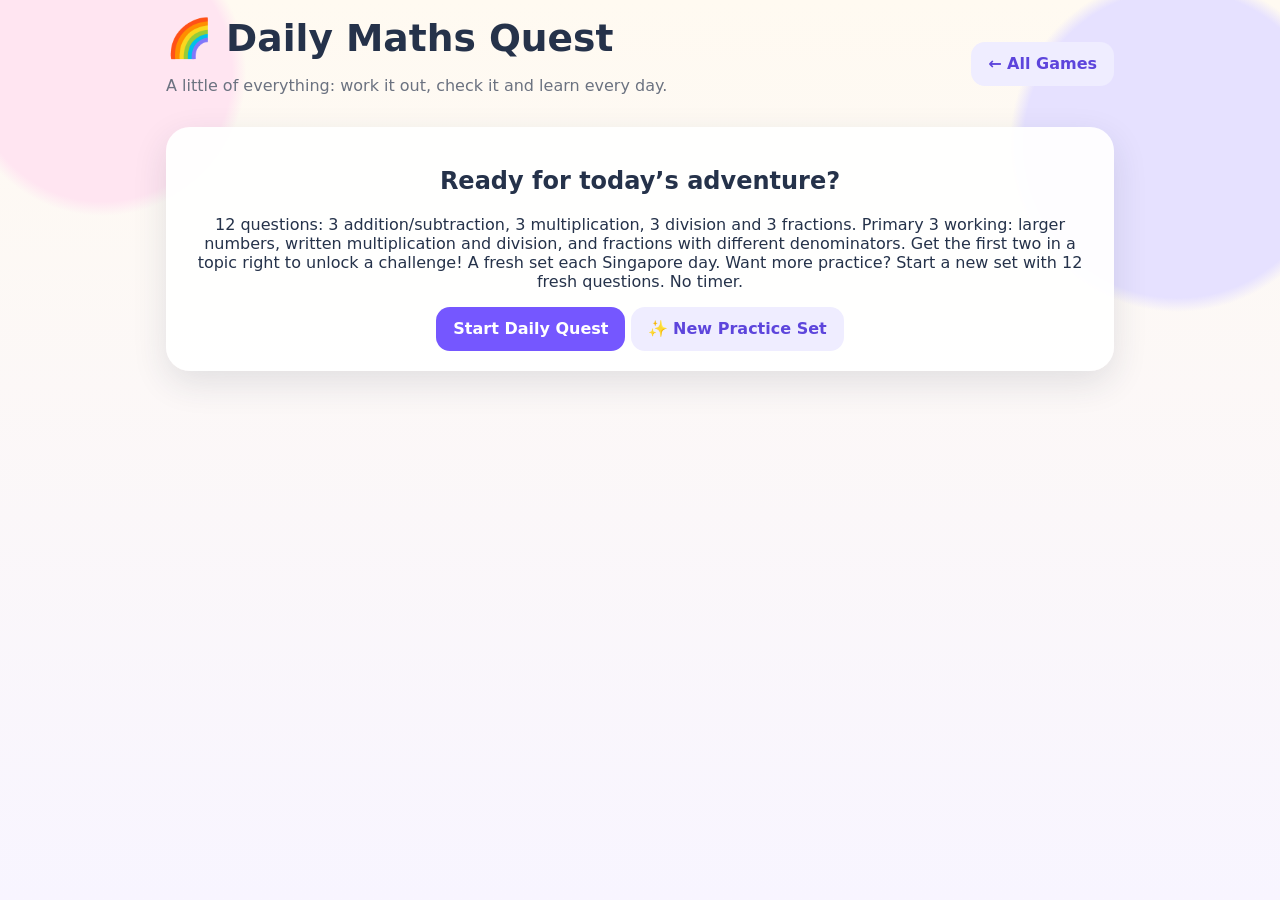
<file: daily/index.html>
<!doctype html>
<html lang="en">
<head>
<meta charset="utf-8">
<meta name="viewport" content="width=device-width,initial-scale=1">
<title>Daily Maths Quest · Hannah's Maths Quest</title>
<link rel="stylesheet" href="../styles.css">
<script src="../progress.js?v=20261001"></script>
<style>
  .quiz-layout{display:grid;grid-template-columns:minmax(260px,.82fr) minmax(340px,1.18fr);gap:16px;align-items:start}
  .question-card{background:#faf9ff;border-radius:20px;padding:18px;position:sticky;top:12px}
  .care-strip{display:flex;gap:7px;justify-content:center;flex-wrap:wrap;margin:8px 0 16px}
  .care-step{background:white;border:1px solid #e0e2ef;border-radius:999px;padding:7px 10px;font-size:.88rem;font-weight:750}
  .work-card{border:2px solid #eceaf8;border-radius:20px;overflow:hidden;background:white}
  .work-head{display:flex;align-items:center;justify-content:space-between;gap:8px;flex-wrap:wrap;padding:10px 12px;background:#f8f7ff}
  .tools{display:flex;gap:7px;flex-wrap:wrap}
  .tool{border:0;border-radius:10px;background:#eceaf8;padding:8px 11px;font-weight:800;cursor:pointer}
  .tool.active{background:var(--purple);color:white}
  #workCanvas{display:block;width:100%;height:360px;background:
    linear-gradient(#edf0f7 1px,transparent 1px),
    linear-gradient(90deg,#edf0f7 1px,transparent 1px);
    background-size:28px 28px;touch-action:none;cursor:crosshair}
  .mini-tip{font-size:.87rem;color:var(--muted)}
  .worked-example{margin-top:10px;text-align:left;background:#fff;border-radius:12px;padding:12px 14px;color:#25324a;font-weight:500;line-height:1.5}
  .worked-example ol{margin:8px 0 0;padding-left:22px}
  .worked-example li{margin:5px 0}
  .review{margin-top:12px;background:#fff8dc;color:#6f5600;border-radius:14px;padding:10px 12px;text-align:center;font-weight:750}
  .scoreline{display:flex;justify-content:center;gap:12px;flex-wrap:wrap;margin:8px 0}
  .scorechip{background:#f8f7ff;border-radius:999px;padding:7px 11px;font-weight:800}
  @media(max-width:760px){
    .quiz-layout{grid-template-columns:1fr}
    .question-card{position:static}
    #workCanvas{height:320px}
  }
</style>
<script src="../feedback.js?v=20260930b"></script></head>
<body>
<main class="wrap">
<header>
  <div class="brand">
    <h1>🌈 Daily Maths Quest</h1>
    <p>A little of everything: work it out, check it and learn every day.</p>
  </div>
  <a class="btn secondary" href="../">← All Games</a>
</header>

<section id="home" class="card" style="text-align:center">
  <h2>Ready for today’s adventure?</h2>
  <p>12 questions: 3 addition/subtraction, 3 multiplication, 3 division and 3 fractions. Primary 3 working: larger numbers, written multiplication and division, and fractions with different denominators. Get the first two in a topic right to unlock a challenge! A fresh set each Singapore day. Want more practice? Start a new set with 12 fresh questions. No timer.</p>
  <button class="btn primary" id="start">Start Daily Quest</button>
  <button class="btn secondary" id="newPracticeHome" type="button">✨ New Practice Set</button>
</section>

<section id="panel" class="card hidden">
  <div class="topbar">
    <button class="btn secondary" id="back">← Home</button>
    <div class="progress"><div id="bar"></div></div>
    <span class="pill" id="counter"></span>
  </div>

  <div id="quiz" class="hidden">
    <div class="scoreline">
      <span class="scorechip">⭐ Correct: <span id="score">0</span></span>
      <span class="scorechip">🔥 Streak: <span id="streak">0</span></span>
    </div>

    <div class="quiz-layout">
      <div class="question-card">
        <div class="muted" style="text-align:center;font-weight:800" id="modeName"></div>
        <div class="problem" id="question"></div>
        <div class="care-strip">
          <span class="care-step">👀 Read the numbers</span>
          <span class="care-step">✍️ Work it out</span>
          <span class="care-step">🔎 Check your answer</span>
        </div>
        <form class="answer" id="form">
          <input id="input" inputmode="numeric" autocomplete="off" aria-label="Final answer" placeholder="Final answer">
          <button class="btn primary">Check</button>
        </form>
        <div class="mini-tip" style="text-align:center">Show your working with the stylus. Enter only the final number in the answer box.</div>
        <div class="feedback" id="feedback" role="status" aria-live="polite"></div>
        <div class="row" style="justify-content:center">
          <button class="btn primary hidden" id="next">Next →</button>
        </div>
      </div>

      <div class="work-card">
        <div class="work-head">
          <div>
            <b>📝 Working Space</b>
            <div class="mini-tip">Write with your stylus. Swipe with a finger to scroll.</div>
          </div>
          <div class="tools">
            <button class="tool active" id="pen" type="button">✏️ Pen</button>
            <button class="tool" id="eraser" type="button">🧽 Eraser</button>
            <button class="tool" id="clearCanvas" type="button">🗑️ Clear</button>
          </div>
        </div>
        <canvas id="workCanvas" aria-label="Stylus working area"></canvas>
      </div>
    </div>
  </div>

  <div id="results" class="hidden" style="text-align:center;padding:30px">
    <h2 id="resultTitle"></h2>
    <p id="resultText"></p>
    <div id="carelessSummary" class="review"></div>
    <p id="saveStatus" role="status" aria-live="polite"></p>
    <button class="btn secondary hidden" id="retrySave" type="button">Retry saving</button>
    <div class="row" style="justify-content:center;margin-top:15px">
      <button class="btn primary" id="newPractice" type="button">✨ New Practice Set</button>
      <button class="btn secondary" id="again" type="button">Replay This Set</button>
    </div>
  </div>
</section>



<script>
const $=id=>document.getElementById(id);
let i=0,total=12,score=0,streak=0,answered=false,q,attemptAnswers=[],round=[],pendingResult=null,saveInProgress=false,questDate,roundId,roundSeed,practiceNumber=0,sessionLabel;
$('start').onclick=()=>startQuiz('daily');$('again').onclick=()=>startQuiz('replay');$('newPractice').onclick=$('newPracticeHome').onclick=()=>startQuiz('fresh');$('retrySave').onclick=saveRound;
$('back').onclick=()=>{$('panel').classList.add('hidden');$('home').classList.remove('hidden')};
function dayKey(){return new Intl.DateTimeFormat('en-CA',{timeZone:'Asia/Singapore',year:'numeric',month:'2-digit',day:'2-digit'}).format(new Date())}
function dailyQuestions(date,challenge=false){
 let seed=2166136261;for(const c of date+'|p3-v2')seed=Math.imul(seed^c.charCodeAt(0),16777619);
 const rand=(a,b)=>{seed=(Math.imul(1664525,seed)+1013904223)>>>0;return a+Math.floor(seed/4294967296*(b-a+1))};
 const gcd=(a,b)=>b?gcd(b,a%b):a;
 const out=[];
 for(let n=0;n<3;n++){
 const op=n===1?'−':'+',a=rand(1000,op==='+'?6500:9999),b=rand(100,op==='+'?Math.min(2999,9999-a):a-100);
 out.push({kind:'addition-subtraction',prompt:`${a} ${op} ${b}`,ans:op==='+'?a+b:a-b,a,b,op});
 const m=rand(challenge?100:24,challenge?299:99),k=rand(challenge?6:3,9);
 out.push({kind:'advanced-multiplication',prompt:`${m} × ${k}`,ans:m*k,a:m,b:k});
 const divisor=rand(3,9),quotient=rand(challenge?50:21,challenge?99:69);
 out.push({kind:'division',prompt:`${divisor*quotient} ÷ ${divisor}`,ans:quotient,a:divisor*quotient,b:divisor});
 const pairs=challenge?[[3,4],[4,6],[6,8]]:[[2,4],[2,6],[3,6],[2,8],[4,8],[2,10],[5,10],[3,9],[3,12],[4,12],[6,12]];
 let [d1,d2]=pairs[rand(0,pairs.length-1)],n1,n2,c=d1*d2/gcd(d1,d2),aa,bb;
 const fop=n===1?'−':'+';
 do{n1=rand(1,d1-1);n2=rand(1,d2-1);aa=n1*(c/d1);bb=n2*(c/d2)}while(fop==='+'?aa+bb>c:aa===bb);
 if(fop==='−'&&aa<bb){[n1,n2]=[n2,n1];[d1,d2]=[d2,d1];[aa,bb]=[bb,aa]}
 const top=fop==='+'?aa+bb:aa-bb,g=gcd(top,c);
 out.push({kind:'fractions',prompt:`${n1}/${d1} ${fop} ${n2}/${d2}`,ans:`${top/g}/${c/g}`,n:top,d:c,c,a:aa,b:bb,n1,d1,n2,d2,op:fop});
 }
 return out;
}
function startQuiz(mode='daily'){
 const previousDate=questDate,previousPrompts=new Set(round.map(item=>item.prompt));
 questDate=dayKey();roundId=crypto.randomUUID();
 if(mode==='fresh'){
  practiceNumber=previousDate===questDate?practiceNumber+1:1;
  let candidate;
  do{roundSeed=questDate+'|practice|'+crypto.randomUUID();candidate=dailyQuestions(roundSeed)}while(new Set(candidate.map(item=>item.prompt)).size!==total||candidate.some(item=>previousPrompts.has(item.prompt)));
  round=candidate;sessionLabel='Extra Practice '+practiceNumber+' · '+questDate;
 }else if(mode!=='replay'||!roundSeed||previousDate!==questDate){
  roundSeed=questDate;round=dailyQuestions(roundSeed);sessionLabel='Daily Quest · '+questDate;
 }else round=dailyQuestions(roundSeed);
 i=score=streak=0;attemptAnswers=[];
 $('home').classList.add('hidden');$('panel').classList.remove('hidden');$('results').classList.add('hidden');$('quiz').classList.remove('hidden');$('score').textContent='0';$('streak').textContent='0';load();requestAnimationFrame(resizeCanvas)
}
function load(){q=round[i];if(i>=8&&attemptAnswers.filter(a=>a.game===q.kind).every(a=>a.correct)){q=round[i]=dailyQuestions(roundSeed,true)[i];}answered=false;$('question').textContent=q.prompt+' = ?';$('question').style.fontSize='clamp(1.8rem,5vw,3rem)';$('modeName').textContent=sessionLabel+' · '+({'addition-subtraction':'Addition & Subtraction','advanced-multiplication':'Multiplication',division:'Division',fractions:'Fractions'}[q.kind]);$('input').blur();$('input').value='';$('input').disabled=false;$('input').inputMode=q.kind==='fractions'?'text':'numeric';$('input').placeholder=q.kind==='fractions'?'e.g. 3/4':'Final answer';$('input').setAttribute('aria-label',q.kind==='fractions'?'Fraction answer, for example 3/4':'Final answer');$('feedback').className='feedback';$('feedback').textContent=q.kind==='fractions'?'Type top/bottom, e.g. 3/4. Equivalent fractions are accepted.':'';$('next').classList.add('hidden');$('counter').textContent=(i+1)+'/'+total;$('bar').style.width=i/total*100+'%';clearWork()}
function explanation(q,v){
 const intro='You entered '+v+'. The correct answer is '+q.ans+'.\n';
 if(q.kind==='fractions')return intro+'Make the denominators match: '+q.n1+'/'+q.d1+' = '+q.a+'/'+q.c+' and '+q.n2+'/'+q.d2+' = '+q.b+'/'+q.c+'.\n'+q.a+' '+q.op+' '+q.b+' = '+q.n+'. Keep denominator '+q.c+'.\nThis gives '+q.n+'/'+q.c+'. Simplify to '+q.ans+'.';
 if(q.kind==='division')return intro+'Think: '+q.b+' × ? = '+q.a+'.\n'+q.b+' × '+q.ans+' = '+q.a+', so there are '+q.ans+' groups of '+q.b+'.';
 if(q.kind==='advanced-multiplication'){const tens=Math.floor(q.a/10)*10,ones=q.a%10;return intro+'Split '+q.a+' into '+tens+' + '+ones+'.\n'+tens+' × '+q.b+' = '+tens*q.b+'.\n'+ones+' × '+q.b+' = '+ones*q.b+'.\nAdd the two products: '+tens*q.b+' + '+ones*q.b+' = '+q.ans+'.'}
 let digits=String(q.a).split('').reverse().map(Number),carry=0,steps=[];
 for(let col=0;col<Math.max(String(q.a).length,String(q.b).length);col++){const a=digits[col]||0,b=Math.floor(q.b/10**col)%10,label=['ones','tens','hundreds','thousands'][col];if(q.op==='+'){const sum=a+b+carry;steps.push(label+': '+a+' + '+b+' + '+carry+' carried = '+sum+'. Write '+sum%10+(sum>=10?' and carry 1.':'.'));carry=Math.floor(sum/10)}else{if(a<b){let j=col+1;while(digits[j]===0)j++;digits[j]--;for(let k=j-1;k>col;k--)digits[k]=9;digits[col]=a+10;steps.push(label+': regroup from the next non-zero place, through any zeros. '+(a+10)+' − '+b+' = '+(a+10-b)+'.')}else steps.push(label+': '+a+' − '+b+' = '+(a-b)+'.')}}
 if(carry)steps.push('Write the final carried '+carry+' in the next place.');return intro+steps.join('\n')+'\nCheck: '+(q.op==='+'?q.ans+' − '+q.b:q.ans+' + '+q.b)+' = '+q.a+'.';
}
$('form').onsubmit=e=>{e.preventDefault();if(answered)return;const raw=$('input').value.trim();let correct;
 if(q.kind==='fractions'){const m=raw.match(/^(\d+)\s*\/\s*(\d+)$/);if(!m||Number(m[2])===0){$('feedback').textContent='Enter a fraction such as 3/4, with a bottom number greater than 0.';return}correct=Number(m[1])*q.d===q.n*Number(m[2])}else{if(!/^\d+$/.test(raw)){$('feedback').textContent='Enter a whole number first.';return}correct=Number(raw)===q.ans}
 answered=true;$('input').blur();$('input').disabled=true;if(correct){score++;streak++;$('feedback').className='feedback good';$('feedback').textContent='✅ Correct! Great working!'}else{streak=0;$('feedback').className='feedback bad';$('feedback').textContent=explanation(q,raw);HannahFeedback.showWorking(q.kind==='fractions'?{...q,kind:'unlike-fractions'}:q,q.kind==='advanced-multiplication'?'multiplication':q.kind==='addition-subtraction'?'arithmetic':q.kind,q.kind==='fractions'?'unlike':undefined)}
 attemptAnswers.push({game:q.kind,question:q.prompt,answer:raw,expected:q.ans,correct});$('score').textContent=score;$('streak').textContent=streak;$('next').classList.remove('hidden');if(i===total-1)finish()};
$('next').onclick=()=>{i++;i>=total?finish():load()};
function finish(){$('quiz').classList.add('hidden');$('results').classList.remove('hidden');$('bar').style.width='100%';$('resultTitle').textContent=score===total?'Daily superstar! 🌟':'Daily quest complete! 🌈';$('resultText').textContent=score+' out of '+total+' correct · '+sessionLabel+'.';$('carelessSummary').textContent=['addition-subtraction','advanced-multiplication','division','fractions'].map(kind=>kind.replaceAll('-',' ') + ': '+attemptAnswers.filter(a=>a.game===kind&&a.correct).length+'/3').join(' · ');pendingResult={id:roundId,game:'daily',skill:'mixed_daily',mode:'maths_round',score,total,answers:attemptAnswers,session_label:sessionLabel,source_version:'2026-10-06'};saveRound()}
async function saveRound(){
 if(!pendingResult||saveInProgress)return;
 const row=pendingResult;saveInProgress=true;$('retrySave').classList.add('hidden');$('again').disabled=$('newPractice').disabled=true;$('saveStatus').textContent='Saving your result…';
 const result=await HannahProgress.recordAttempt(row);saveInProgress=false;$('again').disabled=$('newPractice').disabled=false;
 if(result.ok){pendingResult=null;$('saveStatus').textContent='✅ Saved to Parent Dashboard.'}
 else if(result.skipped){pendingResult=null;$('saveStatus').textContent='Parent Test Mode is on. This result was not recorded.'}
 else{$('saveStatus').textContent='Saved on this device. We’ll retry when you reconnect. You can also tap Retry saving.';$('retrySave').classList.remove('hidden')}
}

/* Stylus / pointer drawing canvas */
const canvas=$('workCanvas'),ctx=canvas.getContext('2d');
let drawing=false,last=null,tool='pen',activePointerId=null;
let fingerScrollId=null,fingerLastY=0;
function resizeCanvas(){
  const rect=canvas.getBoundingClientRect(),ratio=Math.max(1,window.devicePixelRatio||1);
  const snapshot=document.createElement('canvas');
  snapshot.width=canvas.width;snapshot.height=canvas.height;
  if(canvas.width&&canvas.height)snapshot.getContext('2d').drawImage(canvas,0,0);
  canvas.width=Math.round(rect.width*ratio);canvas.height=Math.round(rect.height*ratio);
  ctx.setTransform(ratio,0,0,ratio,0,0);
  ctx.lineCap='round';ctx.lineJoin='round';
  if(snapshot.width)ctx.drawImage(snapshot,0,0,snapshot.width,snapshot.height,0,0,rect.width,rect.height);
}
function pos(e){const r=canvas.getBoundingClientRect();return{x:e.clientX-r.left,y:e.clientY-r.top}}
function startDraw(e){
  if(e.pointerType==='touch'){
    if(activePointerId===null&&fingerScrollId===null){
      fingerScrollId=e.pointerId;fingerLastY=e.clientY;
    }
    return;
  }
  if(e.pointerType!=='pen'||activePointerId!==null)return;
  fingerScrollId=null;
  activePointerId=e.pointerId;drawing=true;last=pos(e);
  canvas.setPointerCapture?.(e.pointerId);e.preventDefault();
}
function draw(e){
  if(e.pointerType==='touch'){
    if(e.pointerId!==fingerScrollId||activePointerId!==null)return;
    window.scrollBy(0,fingerLastY-e.clientY);
    fingerLastY=e.clientY;
    e.preventDefault();
    return;
  }
  if(!drawing||e.pointerType!=='pen'||e.pointerId!==activePointerId)return;
  e.preventDefault();
  const samples=e.getCoalescedEvents?.();
  const points=samples?.length?samples:[e];
  if(tool==='eraser'){ctx.globalCompositeOperation='destination-out';ctx.lineWidth=24}
  else{ctx.globalCompositeOperation='source-over';ctx.strokeStyle='#25324a';ctx.lineWidth=3}
  ctx.beginPath();ctx.moveTo(last.x,last.y);
  for(const point of points){const p=pos(point);ctx.lineTo(p.x,p.y);last=p}
  const current=pos(e);
  if(current.x!==last.x||current.y!==last.y){ctx.lineTo(current.x,current.y);last=current}
  ctx.stroke();ctx.globalCompositeOperation='source-over';
}
function stopDraw(e){
  if(e.pointerId===fingerScrollId){fingerScrollId=null;return}
  if(e.pointerId!==activePointerId)return;
  drawing=false;last=null;activePointerId=null;
  try{canvas.releasePointerCapture?.(e.pointerId)}catch(_){}
}
canvas.addEventListener('pointerdown',startDraw);
canvas.addEventListener('pointermove',draw);
canvas.addEventListener('pointerup',stopDraw);
canvas.addEventListener('pointercancel',stopDraw);
function clearWork(){ctx.clearRect(0,0,canvas.width,canvas.height)}
$('pen').onclick=()=>setTool('pen');
$('eraser').onclick=()=>setTool('eraser');
$('clearCanvas').onclick=clearWork;
function setTool(t){tool=t;$('pen').classList.toggle('active',t==='pen');$('eraser').classList.toggle('active',t==='eraser')}
window.addEventListener('resize',()=>{clearTimeout(window.__canvasResize);window.__canvasResize=setTimeout(resizeCanvas,120)});
requestAnimationFrame(resizeCanvas);
</script>
</main>
</body>
</html>
</file>
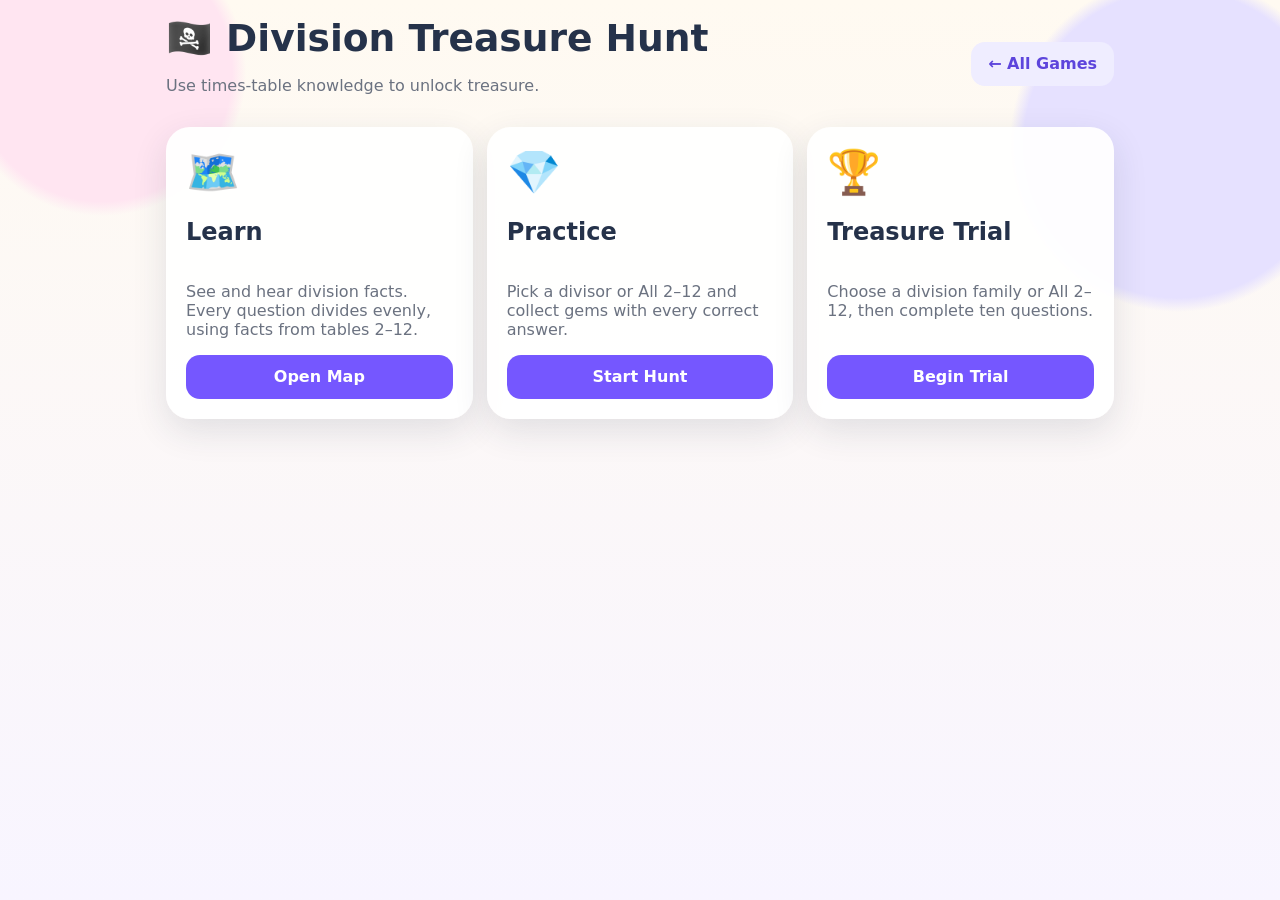
<file: division/index.html>
<!doctype html><html><head><meta charset="utf-8"><meta name="viewport" content="width=device-width,initial-scale=1"><title>Division Treasure Hunt</title><link rel="stylesheet" href="../styles.css"><script src="../progress.js?v=20261001"></script><script src="../feedback.js?v=20260930b"></script></head><body><main class="wrap"><header><div class="brand"><h1>🏴‍☠️ Division Treasure Hunt</h1><p>Use times-table knowledge to unlock treasure.</p></div><a class="btn secondary" href="../">← All Games</a></header><section id="home" class="grid3"><div class="card tile"><div class="emoji">🗺️</div><h2>Learn</h2><p>See and hear division facts. Every question divides evenly, using facts from tables 2–12.</p><button class="btn primary" id="learnStart">Open Map</button></div><div class="card tile"><div class="emoji">💎</div><h2>Practice</h2><p>Pick a divisor or All 2–12 and collect gems with every correct answer.</p><button class="btn primary" id="practiceStart">Start Hunt</button></div><div class="card tile"><div class="emoji">🏆</div><h2>Treasure Trial</h2><p>Choose a division family or All 2–12, then complete ten questions.</p><button class="btn primary" id="testStart">Begin Trial</button></div></section><section id="panel" class="card hidden"><div class="topbar"><button class="btn secondary" id="back">← Home</button><div class="progress"><div id="bar"></div></div><span class="pill" id="counter"></span></div><div id="select"><h2>Choose a division family</h2><div class="table-grid" id="tables"></div><div class="row" style="justify-content:center;margin-top:14px"><button class="btn primary" id="go">Start</button></div></div><div id="learn" class="hidden"><div class="mission"><div><b id="learnTitle"></b><div class="muted">Tap a number to hear the fact.</div></div><div class="character">🦜</div></div><div class="fact" id="learnFact"></div><div class="option-grid" id="learnNums"></div><div class="row" style="justify-content:center;margin-top:14px"><button class="btn secondary" id="speak">🔊 Read it</button><button class="btn primary" id="nextFact">Next →</button></div></div><div id="quiz" class="hidden"><div class="mission"><div><b id="modeName"></b><div>Gems: <span id="gems">0</span> 💎 · Streak: <span id="streak">0</span> 🔥</div></div><div class="character" id="char">🧭</div></div><div class="problem" id="question"></div><p class="muted" style="text-align:center">Type the answer and press Enter/Go, or tap Check.</p><form class="answer" id="form"><input id="input" inputmode="numeric" autocomplete="off"><button class="btn primary">Check</button></form><div class="feedback" id="feedback"></div><div class="row" style="justify-content:center"><button class="btn primary hidden" id="next">Next →</button></div></div><div id="results" class="hidden" style="text-align:center;padding:30px"><h2 id="resultTitle"></h2><p id="resultText"></p><button class="btn primary" id="again">Hunt Again</button></div></section><script>const $=x=>document.getElementById(x);let mode='',selected=2,i=0,total=10,score=0,streak=0,answered=false,q,attemptAnswers=[];for(let n=2;n<=12;n++){let b=document.createElement('button');b.className='choice';b.textContent='÷ '+n;b.onclick=()=>sel(n,b);$('tables').appendChild(b)}let all=document.createElement('button');all.className='choice';all.textContent='All 2–12';all.onclick=()=>sel('all',all);$('tables').appendChild(all);function sel(n,b){selected=n;document.querySelectorAll('.choice').forEach(x=>x.classList.remove('active'));b.classList.add('active')}function openPanel(){$('home').classList.add('hidden');$('panel').classList.remove('hidden');['select','learn','quiz','results'].forEach(x=>$(x).classList.add('hidden'));$('select').classList.remove('hidden')}$('learnStart').onclick=()=>{mode='learn';openPanel()};$('practiceStart').onclick=()=>{mode='practice';openPanel()};$('testStart').onclick=()=>{mode='test';openPanel()};$('back').onclick=()=>{if('speechSynthesis'in window)speechSynthesis.cancel();$('panel').classList.add('hidden');$('home').classList.remove('hidden')};$('go').onclick=()=>mode==='learn'?startLearn():startQuiz();function say(t){if('speechSynthesis'in window){speechSynthesis.cancel();let u=new SpeechSynthesisUtterance(t.replace('÷','divided by').replace('=','equals'));u.rate=.85;speechSynthesis.speak(u)}}function clear(){['select','learn','quiz','results'].forEach(x=>$(x).classList.add('hidden'))}function startLearn(){clear();$('learn').classList.remove('hidden');if(selected==='all')selected=2;i=1;$('counter').textContent='Learn';$('learnTitle').textContent='Divide by '+selected;$('learnNums').innerHTML='';for(let n=1;n<=12;n++){let b=document.createElement('button');b.className='choice';b.textContent=n;b.onclick=()=>{i=n;renderFact()};$('learnNums').appendChild(b)}renderFact()}function renderFact(){let dividend=selected*i,t=`${dividend} ÷ ${selected} = ${i}`;$('learnFact').textContent=t;$('bar').style.width=(i/12*100)+'%';say(t)}$('nextFact').onclick=()=>{i=i>=12?1:i+1;renderFact()};$('speak').onclick=()=>say($('learnFact').textContent);function makeQ(){let d=selected==='all'?Math.floor(Math.random()*11)+2:selected,ans=Math.floor(Math.random()*12)+1;return{dividend:d*ans,d,ans}}function startQuiz(){clear();$('home').classList.add('hidden');$('panel').classList.remove('hidden');$('quiz').classList.remove('hidden');i=0;total=mode==='practice'?12:10;score=0;streak=0;attemptAnswers=[];$('gems').textContent=0;$('modeName').textContent=mode==='test'?'Treasure Trial':'Treasure Hunt';load()}function load(){q=makeQ();answered=false;$('question').textContent=`${q.dividend} ÷ ${q.d} = ?`;$('input').value='';$('feedback').className='feedback';$('feedback').textContent='';$('next').classList.add('hidden');$('counter').textContent=`${i+1}/${total}`;$('bar').style.width=(i/total*100)+'%';$('input').blur()}$('form').onsubmit=e=>{e.preventDefault();if(answered){next();return}const raw=$('input').value.trim();if(!/^\d+$/.test(raw))return;let v=Number(raw);answered=true;let correct=v===q.ans;attemptAnswers.push({question:`${q.dividend} ÷ ${q.d}`,answer:v,expected:q.ans,correct});if(correct){score++;streak++;$('gems').textContent=score;$('feedback').className='feedback good';$('feedback').textContent='✅ Correct! You found a gem! 💎';$('char').textContent=streak>=3?'🤩':'😄'}else{streak=0;$('feedback').className='feedback bad';$('feedback').textContent=`❌ Not quite. Think: ${q.d} × ${q.ans} = ${q.dividend}, so ${q.dividend} ÷ ${q.d} = ${q.ans}.`;HannahFeedback.showWorking(q,'division');$('char').textContent='🧭'}$('streak').textContent=streak;$('next').classList.remove('hidden')};$('next').onclick=next;function next(){i++;i>=total?finish():load()}function finish(){clear();$('results').classList.remove('hidden');$('bar').style.width='100%';let p=Math.round(score/total*100);$('resultTitle').textContent=p>=90?'Treasure Master!':p>=70?'Treasure Found!':'Good exploring!';$('resultText').textContent=`You collected ${score} gems from ${total} questions.`;HannahProgress.recordAttempt({game:'division',skill:selected,mode:mode==='test'?'challenge':'practice',score,total,answers:attemptAnswers,session_label:selected==='all'?'All 2–12':`divide by ${selected}`})}$('again').onclick=()=>{openPanel()};</script></main></body></html>
</file>
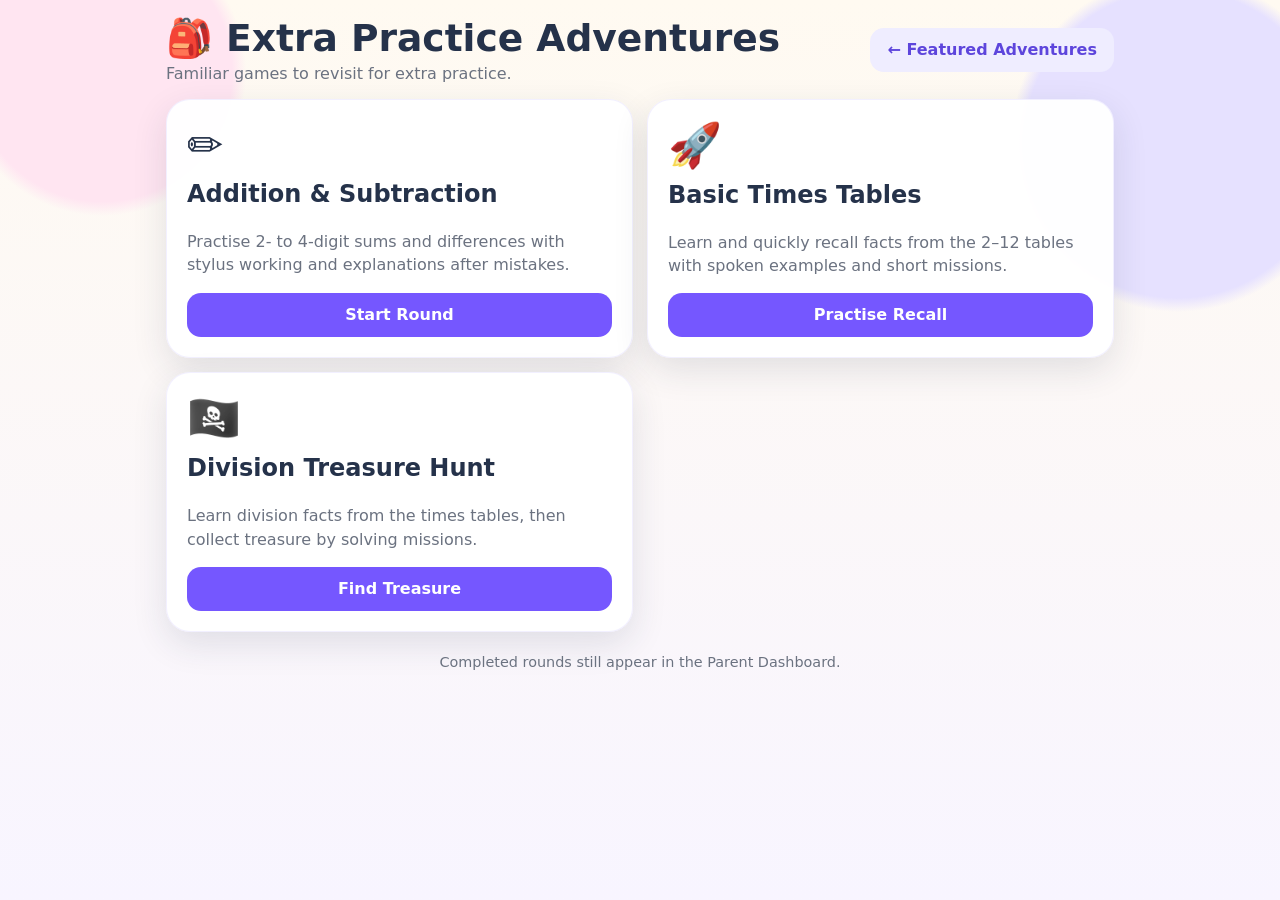
<file: extra-practice/index.html>
<!doctype html>
<html lang="en"><head><meta charset="utf-8"><meta name="viewport" content="width=device-width,initial-scale=1">
<title>Extra Practice Adventures · Hannah's Maths Quest</title><style>
:root{--ink:#25324a;--muted:#6b7280;--paper:#fffdf8;--card:#ffffff;--purple:#7557ff;--pink:#ff6fae;--blue:#46a4ff;--green:#32b67a;--yellow:#ffc857;--red:#df5252;--line:#e6e8f1;--shadow:0 12px 35px rgba(37,50,74,.12)}*{box-sizing:border-box}html{scroll-behavior:smooth}body{margin:0;min-height:100vh;color:var(--ink);font-family:system-ui,-apple-system,Segoe UI,Roboto,Arial,sans-serif;background:radial-gradient(circle at 8% 8%,#ffe5f1 0 9%,transparent 10%),radial-gradient(circle at 92% 16%,#e6e1ff 0 11%,transparent 12%),linear-gradient(180deg,#fffaf1,#f8f5ff)}a{text-decoration:none;color:inherit}.wrap{max-width:980px;margin:auto;padding:16px}header{display:flex;align-items:center;justify-content:space-between;gap:12px;margin-bottom:16px}.brand h1{font-size:clamp(1.5rem,4vw,2.35rem);margin:0}.brand p{margin:4px 0 0;color:var(--muted)}.card{background:rgba(255,255,255,.96);border:1px solid rgba(117,87,255,.09);border-radius:24px;box-shadow:var(--shadow);padding:20px}.grid3{display:grid;grid-template-columns:repeat(2,1fr);gap:14px}.tile{transition:.18s;min-height:190px;display:flex;flex-direction:column}.tile:hover{transform:translateY(-3px)}.tile .emoji{font-size:2.7rem}.tile h2{margin:10px 0 6px}.tile p{color:var(--muted);line-height:1.45;flex:1}.btn{border:0;border-radius:14px;padding:12px 17px;font-weight:800;min-height:44px}.primary{background:var(--purple);color:#fff}.secondary{background:#efedff;color:#5d45dc}.center{text-align:center}.pill{padding:9px 13px;border-radius:999px;background:#fff;box-shadow:var(--shadow);font-weight:800}.footer-note{color:var(--muted);text-align:center;margin:22px 0 8px;font-size:.9rem}.parent-card{margin-top:14px;display:flex;align-items:center;justify-content:space-between;gap:14px}.parent-card p{color:var(--muted);margin:5px 0 0;line-height:1.45}@media(max-width:720px){.grid3{grid-template-columns:1fr}.wrap{padding:11px}.card{padding:15px;border-radius:20px}header{align-items:flex-start}.brand p{font-size:.92rem}.parent-card{align-items:flex-start;flex-direction:column}.parent-card .btn{width:100%}}
</style></head><body><main class="wrap"><header><div class="brand"><h1>🎒 Extra Practice Adventures</h1><p>Familiar games to revisit for extra practice.</p></div><a class="btn secondary" href="../">← Featured Adventures</a></header><section class="grid3"><a class="card tile" href="../addition-subtraction/"><div class="emoji">✏️</div><h2>Addition & Subtraction</h2><p>Practise 2- to 4-digit sums and differences with stylus working and explanations after mistakes.</p><span class="btn primary center">Start Round</span></a><a class="card tile" href="../multiplication/"><div class="emoji">🚀</div><h2>Basic Times Tables</h2><p>Learn and quickly recall facts from the 2–12 tables with spoken examples and short missions.</p><span class="btn primary center">Practise Recall</span></a><a class="card tile" href="../division/"><div class="emoji">🏴‍☠️</div><h2>Division Treasure Hunt</h2><p>Learn division facts from the times tables, then collect treasure by solving missions.</p><span class="btn primary center">Find Treasure</span></a></section><p class="footer-note">Completed rounds still appear in the Parent Dashboard.</p></main></body></html>
</file>
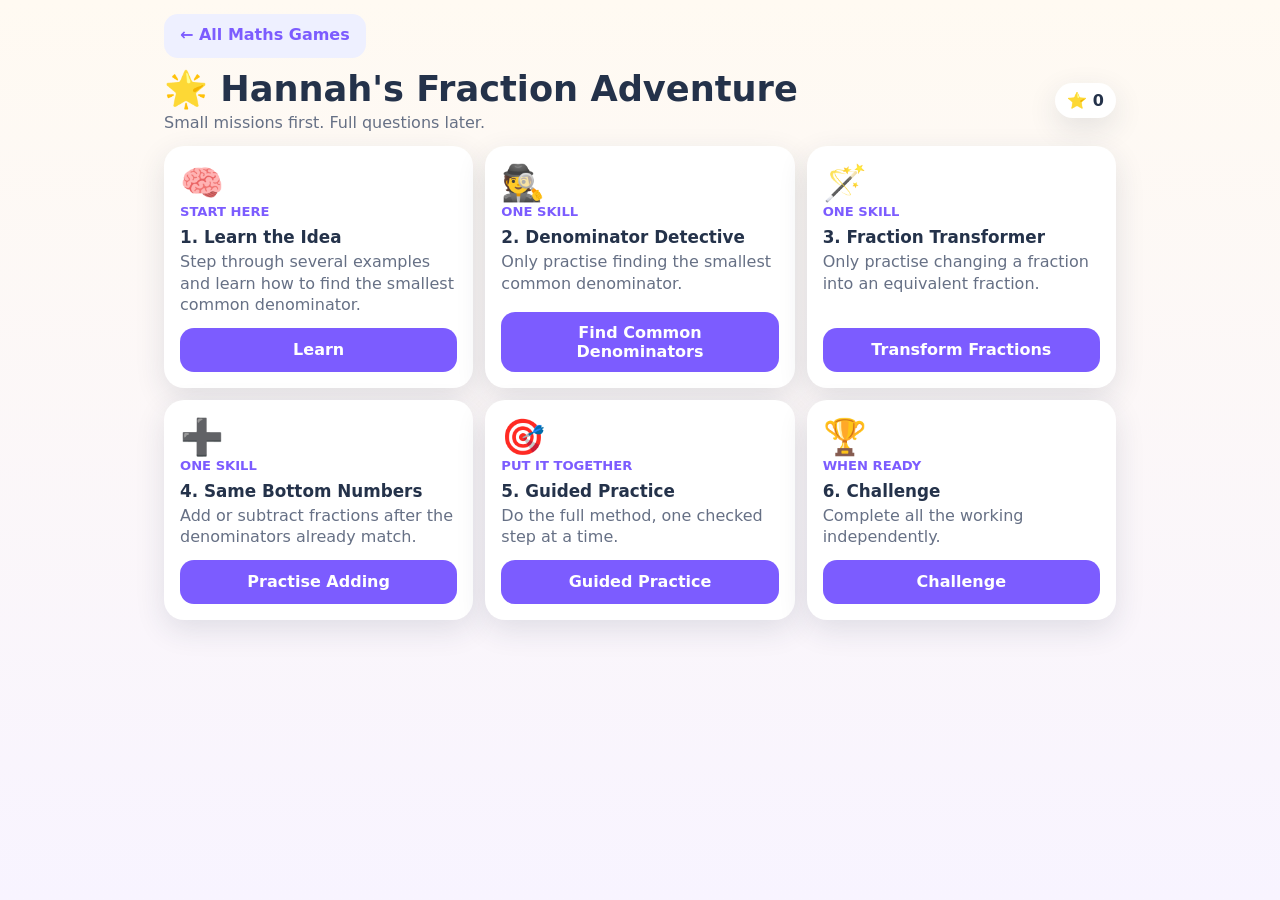
<file: fractions/index.html>
<!doctype html><html lang="en"><head><meta charset="utf-8"><meta name="viewport" content="width=device-width,initial-scale=1,maximum-scale=1"><title>Hannah's Fraction Adventure</title><script src="../progress.js?v=20261001"></script><style>:root{--ink:#24324a;--muted:#667085;--purple:#7c5cff;--pink:#ff6fae;--green:#32b67a;--red:#e55353;--blue:#4da3ff;--shadow:0 10px 30px rgba(36,50,74,.12)}*{box-sizing:border-box}body{margin:0;font-family:system-ui,-apple-system,Segoe UI,Roboto,Arial,sans-serif;background:linear-gradient(180deg,#fffaf2,#f8f4ff);color:var(--ink);min-height:100vh}button,input{font:inherit}.app{max-width:980px;margin:auto;padding:14px}.card{background:#fff;border-radius:20px;box-shadow:var(--shadow);padding:16px}.hidden{display:none!important}.row{display:flex;gap:10px;align-items:center;flex-wrap:wrap}.primary,.secondary,.danger{border:0;border-radius:14px;padding:11px 16px;font-weight:800;cursor:pointer;min-height:44px}.primary{background:var(--purple);color:#fff}.secondary{background:#eef0ff;color:var(--purple)}.danger{background:#fff0f0;color:var(--red)}.muted{color:var(--muted)}.back{display:inline-block;text-decoration:none;margin-bottom:10px}.top{display:flex;align-items:center;justify-content:space-between;gap:12px;margin-bottom:14px}.top h1{margin:0;font-size:clamp(1.5rem,4vw,2.2rem)}.top p{margin:3px 0 0}.pill{background:#fff;padding:8px 12px;border-radius:999px;box-shadow:var(--shadow);font-weight:800}.path{display:grid;grid-template-columns:repeat(3,1fr);gap:12px}.mission{min-height:165px;display:flex;flex-direction:column}.mission .icon{font-size:2.2rem}.mission h2{font-size:1.05rem;margin:8px 0 4px}.mission p{margin:0 0 12px;color:var(--muted);line-height:1.35;flex:1}.mission .tag{font-size:.82rem;font-weight:800;color:var(--purple)}.topbar{display:flex;align-items:center;gap:10px;margin-bottom:10px}.progress{height:10px;background:#eceef6;border-radius:999px;overflow:hidden;flex:1}.progress>div{height:100%;background:linear-gradient(90deg,var(--pink),var(--purple));width:0%}.question-sticky{position:sticky;top:0;z-index:4;background:#fff;border:2px solid #ecebff;border-radius:16px;padding:10px 12px;margin-bottom:10px;text-align:center}.question-sticky .big{font-size:clamp(1.5rem,5vw,2.5rem);font-weight:900}.gamearea{max-width:760px;margin:auto}.lesson{display:grid;gap:10px}.lesson-box,.workstep{background:#f8f8ff;border-radius:16px;padding:14px}.lesson-box b{color:var(--purple)}.visual{display:flex;justify-content:center;gap:14px;flex-wrap:wrap;margin:10px 0}.pie{width:105px;height:105px;border-radius:50%;box-shadow:0 4px 14px rgba(0,0,0,.08)}.lesson-dots{display:flex;justify-content:center;gap:7px;margin:8px 0}.lesson-dot{width:10px;height:10px;border-radius:50%;background:#d7d3ef}.lesson-dot.active{background:var(--purple)}.multiple-list{font-family:ui-monospace,SFMono-Regular,Consolas,monospace;background:#fff;border:1px solid #e4e5ee;border-radius:10px;padding:8px;margin:7px 0;line-height:1.7}.match{display:inline-block;background:#eafaf3;color:#147a50;border-radius:8px;padding:1px 6px;font-weight:900}.answerrow{display:flex;justify-content:center;gap:10px;align-items:center;flex-wrap:wrap;margin:14px 0}.numinput{width:100px;min-height:50px;border:2px solid #d8dcec;border-radius:12px;text-align:center;font-size:1.35rem;font-weight:800}.feedback{min-height:58px;padding:12px;border-radius:14px;text-align:center;font-weight:750}.good{background:#eafaf3;color:#147a50}.bad{background:#fff0f0;color:#a63232}.info{background:#f2f4ff;color:#5140b0}.frac{display:grid;gap:5px;width:88px;text-align:center}.frac input{width:88px;min-height:46px;border:2px solid #d8dcec;border-radius:10px;text-align:center;font-size:1.2rem;font-weight:800}.line{height:3px;background:var(--ink)}.fixed{min-height:46px;border:2px solid #e0e2eb;border-radius:10px;display:flex;align-items:center;justify-content:center;font-weight:850;background:#fff}.workgrid{display:grid;gap:8px}.workstep.locked{opacity:.45}.workstep.done{outline:2px solid #bdebd7}.workstep h3{font-size:1rem;margin:0 0 6px}.status{text-align:center;font-weight:800;min-height:22px;margin-top:5px}.result{text-align:center;padding:28px 8px}.stars{font-size:1.3rem;letter-spacing:2px}.mini-note{text-align:center;color:var(--muted);font-size:.92rem;margin:6px 0}@media(max-width:760px){.path{grid-template-columns:1fr 1fr}.app{padding:10px}.card{padding:13px}.mission{min-height:145px}.question-sticky{padding:8px}.question-sticky .big{font-size:1.55rem}.workstep{padding:10px}.top p{display:none}}@media(max-width:430px){.path{grid-template-columns:1fr}.mission{min-height:125px}.top h1{font-size:1.35rem}.pill{font-size:.9rem}.numinput{width:88px}.frac,.frac input{width:76px}}</style><script src="../feedback.js?v=20260930b"></script></head><body><div class="app"><a class="secondary back" href="../">← All Maths Games</a><div class="top"><div><h1>🌟 Hannah's Fraction Adventure</h1><p class="muted">Small missions first. Full questions later.</p></div><div class="pill">⭐ <span id="stars">0</span></div></div><section id="home"><div class="path"><div class="card mission"><div class="icon">🧠</div><div class="tag">START HERE</div><h2>1. Learn the Idea</h2><p>Step through several examples and learn how to find the smallest common denominator.</p><button class="primary" onclick="startLesson()">Learn</button></div><div class="card mission"><div class="icon">🕵️</div><div class="tag">ONE SKILL</div><h2>2. Denominator Detective</h2><p>Only practise finding the smallest common denominator.</p><button class="primary" onclick="startCommon()">Find Common Denominators</button></div><div class="card mission"><div class="icon">🪄</div><div class="tag">ONE SKILL</div><h2>3. Fraction Transformer</h2><p>Only practise changing a fraction into an equivalent fraction.</p><button class="primary" onclick="startRename()">Transform Fractions</button></div><div class="card mission"><div class="icon">➕</div><div class="tag">ONE SKILL</div><h2>4. Same Bottom Numbers</h2><p>Add or subtract fractions after the denominators already match.</p><button class="primary" onclick="startSame()">Practise Adding</button></div><div class="card mission"><div class="icon">🎯</div><div class="tag">PUT IT TOGETHER</div><h2>5. Guided Practice</h2><p>Do the full method, one checked step at a time.</p><button class="primary" onclick="startPractice()">Guided Practice</button></div><div class="card mission"><div class="icon">🏆</div><div class="tag">WHEN READY</div><h2>6. Challenge</h2><p>Complete all the working independently.</p><button class="primary" onclick="startChallenge()">Challenge</button></div></div></section><section id="game" class="card hidden"><div class="topbar"><button class="secondary" onclick="goHome()">← Home</button><div class="progress"><div id="bar"></div></div><div class="pill" id="counter"></div></div><div id="lessonPanel" class="hidden gamearea"><div class="question-sticky"><div class="muted" id="lessonLabel">Worked Example</div><div class="big" id="lessonQuestion"></div></div><div id="lessonVisual" class="visual"></div><div id="lessonDots" class="lesson-dots"></div><div id="lessonSteps" class="lesson"></div><div class="row" style="justify-content:center;margin-top:14px"><button id="lessonPrev" class="secondary" onclick="prevLesson()">← Previous</button><button id="lessonNext" class="primary" onclick="nextLesson()">Next Example →</button></div></div><div id="simplePanel" class="hidden gamearea"><div class="question-sticky"><div class="muted" id="simpleLabel"></div><div class="big" id="simpleQuestion"></div></div><div id="simpleBody"></div><div id="simpleFeedback" class="feedback"></div><div class="row" style="justify-content:center;margin-top:10px"><button id="simpleHint" class="secondary" onclick="simpleHint()">💡 Hint</button><button id="simpleNext" class="primary hidden" onclick="nextSimple()">Next →</button></div></div><div id="fullPanel" class="hidden gamearea"><div class="question-sticky"><div class="muted" id="fullLabel"></div><div class="big" id="fullQuestion"></div></div><div class="workgrid"><div id="w1" class="workstep"><h3>1. Common denominator</h3><div class="answerrow"><span>Smallest common denominator =</span><input id="commonDen" class="numinput" inputmode="numeric"><button id="check1" class="primary" onclick="check1()">Check</button></div><div id="s1" class="status"></div></div><div id="w2" class="workstep"><h3>2. Rename both fractions</h3><div class="answerrow"><span id="orig1"></span><span>=</span><div class="frac"><input id="eq1" inputmode="numeric"><div class="line"></div><div id="ed1" class="fixed">?</div></div><span>and</span><span id="orig2"></span><span>=</span><div class="frac"><input id="eq2" inputmode="numeric"><div class="line"></div><div id="ed2" class="fixed">?</div></div><button id="check2" class="primary" onclick="check2()">Check</button></div><div id="s2" class="status"></div></div><div id="w3" class="workstep"><h3>3. Final answer</h3><div class="answerrow"><div class="frac"><input id="finalN" inputmode="numeric" placeholder="top"><div class="line"></div><input id="finalD" inputmode="numeric" placeholder="bottom"></div><button class="primary" onclick="check3()">Check Final Answer</button></div></div></div><div id="fullFeedback" class="feedback"></div><div class="row" style="justify-content:center;margin-top:8px"><button id="fullHint" class="secondary" onclick="fullHint()">💡 Hint</button><button id="fullNext" class="primary hidden" onclick="nextFull()">Next →</button></div></div><div id="resultPanel" class="hidden result"><div style="font-size:3.5rem">🎉</div><h2 id="resultTitle"></h2><p id="resultText"></p><div id="resultStars" class="stars"></div><div class="row" style="justify-content:center;margin-top:14px"><button class="secondary" onclick="goHome()">Choose Another Mission</button></div></div></section></div><script>const $=id=>document.getElementById(id),rnd=(a,b)=>Math.floor(Math.random()*(b-a+1))+a,gcd=(a,b)=>b?gcd(b,a%b):Math.abs(a),lcm=(a,b)=>Math.abs(a*b)/gcd(a,b);const simp=(n,d)=>{let g=gcd(n,d);return[n/g,d/g]};let stars=Number(localStorage.getItem('hannahFractionStars')||0);$('stars').textContent=stars;let mode='',idx=0,total=5,score=0,q=null,answered=false,step=1,answers=[],lessonIdx=0;const lessonExamples=[{q:'1/2 + 1/4 = ?',visual:['50%','25%'],steps:['The bottom numbers are <b>2</b> and <b>4</b>. They are different, so we need to make the pieces the same size.','Write the multiples of both denominators:<div class="multiple-list">2 → 2, <span class="match">4</span>, 6, 8, 10...<br>4 → <span class="match">4</span>, 8, 12, 16...</div>The <b>first number that appears in both lists is 4</b>. Because it is the first match, it is the <b>smallest common denominator</b>.','Rename only the half: <b>1/2 = 2/4</b>. The quarter stays <b>1/4</b>.','Now add: <b>2/4 + 1/4 = 3/4</b>.']},{q:'1/2 + 1/3 = ?',visual:['50%','33.333%'],steps:['The bottom numbers are <b>2</b> and <b>3</b>. We need one bottom number that both fractions can use.','Write the multiples:<div class="multiple-list">2 → 2, 4, <span class="match">6</span>, 8, 10, 12...<br>3 → 3, <span class="match">6</span>, 9, 12, 15...</div>The <b>first match is 6</b>. So <b>6</b> is the smallest common denominator.','Rename both: <b>1/2 = 3/6</b> and <b>1/3 = 2/6</b>.','Now add: <b>3/6 + 2/6 = 5/6</b>.']},{q:'3/4 − 1/6 = ?',visual:['75%','16.667%'],steps:['The bottom numbers are <b>4</b> and <b>6</b>, so we cannot subtract yet.','Write multiples until the first match appears:<div class="multiple-list">4 → 4, 8, <span class="match">12</span>, 16, 20, 24...<br>6 → 6, <span class="match">12</span>, 18, 24...</div>The first common number is <b>12</b>. So the smallest common denominator is <b>12</b>.','Rename both: <b>3/4 = 9/12</b> and <b>1/6 = 2/12</b>.','Now subtract: <b>9/12 − 2/12 = 7/12</b>.']},{q:'1/3 + 1/6 = ?',visual:['33.333%','16.667%'],steps:['The bottom numbers are <b>3</b> and <b>6</b>. We need the smallest number both denominators divide into exactly.','Write the multiples:<div class="multiple-list">3 → 3, <span class="match">6</span>, 9, 12, 15...<br>6 → <span class="match">6</span>, 12, 18...</div>The first match is <b>6</b>. Therefore <b>6</b> is the smallest common denominator.','Rename the third: <b>1/3 = 2/6</b>. Keep <b>1/6</b>.','Add: <b>2/6 + 1/6 = 3/6</b>, then simplify to <b>1/2</b>.']}];function show(id){['lessonPanel','simplePanel','fullPanel','resultPanel'].forEach(x=>$(x).classList.add('hidden'));$(id).classList.remove('hidden')}function openGame(){$('home').classList.add('hidden');$('game').classList.remove('hidden')}function goHome(){$('game').classList.add('hidden');$('home').classList.remove('hidden')}function progress(){if(mode==='lesson'){$('counter').textContent=`Example ${lessonIdx+1}/${lessonExamples.length}`;$('bar').style.width=`${(lessonIdx+1)/lessonExamples.length*100}%`}else{$('counter').textContent=`${idx+1} / ${total}`;$('bar').style.width=`${idx/total*100}%`}}function award(){stars++;localStorage.setItem('hannahFractionStars',stars);$('stars').textContent=stars}function startLesson(){mode='lesson';lessonIdx=0;openGame();show('lessonPanel');renderLesson()}function renderLesson(){let e=lessonExamples[lessonIdx];$('lessonQuestion').textContent=e.q;$('lessonLabel').textContent=`Worked Example ${lessonIdx+1} of ${lessonExamples.length}`;$('lessonVisual').innerHTML=e.visual.map((p,i)=>`<div class="pie" style="background:conic-gradient(${i?'var(--blue)':'var(--pink)'} 0 ${p},#eee ${p} 100%)"></div>`).join('');$('lessonSteps').innerHTML=e.steps.map((s,i)=>`<div class="lesson-box"><b>${i+1}. ${['Look at the bottom numbers','Find the smallest common denominator','Rename the fractions','Calculate the answer'][i]}.</b><br>${s}</div>`).join('');$('lessonDots').innerHTML=lessonExamples.map((_,i)=>`<span class="lesson-dot ${i===lessonIdx?'active':''}"></span>`).join('');$('lessonPrev').classList.toggle('hidden',lessonIdx===0);$('lessonNext').textContent=lessonIdx===lessonExamples.length-1?'Next: Denominator Detective →':'Next Example →';progress()}function nextLesson(){if(lessonIdx<lessonExamples.length-1){lessonIdx++;renderLesson();window.scrollTo({top:0,behavior:'smooth'})}else startCommon()}function prevLesson(){if(lessonIdx>0){lessonIdx--;renderLesson();window.scrollTo({top:0,behavior:'smooth'})}}function startCommon(){mode='common';idx=0;total=6;score=0;answers=[];openGame();show('simplePanel');loadSimple()}function startRename(){mode='rename';idx=0;total=6;score=0;answers=[];openGame();show('simplePanel');loadSimple()}function startSame(){mode='same';idx=0;total=6;score=0;answers=[];openGame();show('simplePanel');loadSimple()}function startPractice(){mode='practice';idx=0;total=6;score=0;answers=[];openGame();show('fullPanel');loadFull()}function startChallenge(){mode='challenge';idx=0;total=8;score=0;answers=[];openGame();show('fullPanel');loadFull()}function makeCommon(){let a=rnd(2,9),b=rnd(2,9);while(a===b)b=rnd(2,9);return{a,b,c:lcm(a,b)}}function makeRename(){let d=rnd(2,8),n=rnd(1,d-1),m=rnd(2,4);return{n,d,m,newN:n*m,newD:d*m}}function makeSame(){let d=rnd(3,9),a=rnd(1,d-1),b=rnd(1,d-1),op=Math.random()<.55?'+':'−';while(op==='−'&&a<=b){a=rnd(2,d-1);b=rnd(1,a-1)}let raw=op==='+'?a+b:a-b,s=simp(raw,d);return{a,b,d,op,an:s[0],ad:s[1]}}function makeFull(){let d1,d2,n1,n2,op,c,a,b,r;do{d1=rnd(2,9);d2=rnd(2,9);if(d1===d2)continue;n1=rnd(1,d1-1);n2=rnd(1,d2-1);op=Math.random()<.55?'+':'−';c=lcm(d1,d2);a=n1*(c/d1);b=n2*(c/d2);r=op==='+'?a+b:a-b}while(d1===d2||r<=0);let s=simp(r,c);return{d1,d2,n1,n2,op,c,a,b,an:s[0],ad:s[1]}}function loadSimple(){answered=false;$('simpleFeedback').textContent='';$('simpleFeedback').className='feedback';$('simpleNext').classList.add('hidden');if(mode==='common'){q=makeCommon();$('simpleLabel').textContent='Denominator Detective';$('simpleQuestion').textContent=`Find the smallest common denominator for ${q.a} and ${q.b}`;$('simpleBody').innerHTML=`<div class="mini-note">List multiples of both denominators. The first number that appears in both lists is the smallest common denominator.</div><div class="answerrow"><input id="simpleInput" class="numinput" inputmode="numeric"><button class="primary" onclick="checkSimple()">Check</button></div>`}else if(mode==='rename'){q=makeRename();$('simpleLabel').textContent='Fraction Transformer';$('simpleQuestion').textContent=`${q.n}/${q.d} = ?/${q.newD}`;$('simpleBody').innerHTML=`<div class="mini-note">The denominator was multiplied by ${q.m}. What must happen to the numerator?</div><div class="answerrow"><div class="frac"><input id="simpleInput" inputmode="numeric"><div class="line"></div><div class="fixed">${q.newD}</div></div><button class="primary" onclick="checkSimple()">Check</button></div>`}else{q=makeSame();$('simpleLabel').textContent='Same Bottom Numbers';$('simpleQuestion').textContent=`${q.a}/${q.d} ${q.op} ${q.b}/${q.d} = ?`;$('simpleBody').innerHTML=`<div class="mini-note">The denominators already match. Only work with the top numbers.</div><div class="answerrow"><div class="frac"><input id="simpleN" inputmode="numeric" placeholder="top"><div class="line"></div><input id="simpleD" inputmode="numeric" placeholder="bottom"></div><button class="primary" onclick="checkSimple()">Check</button></div>`}progress();}function checkSimple(){if(answered)return;let ok=false,userAnswer,expected,question=$('simpleQuestion').textContent;if(mode==='common'){userAnswer=Number($('simpleInput').value);expected=q.c;ok=userAnswer===expected}else if(mode==='rename'){userAnswer=Number($('simpleInput').value);expected=q.newN;ok=userAnswer===expected}else{let n=Number($('simpleN').value),d=Number($('simpleD').value);userAnswer=`${n}/${d}`;expected=`${q.an}/${q.ad}`;if(Number.isInteger(n)&&Number.isInteger(d)&&d!==0){let s=simp(n,d);ok=s[0]===q.an&&s[1]===q.ad}}if(ok){answered=true;score++;award();answers.push({question,answer:userAnswer,expected,correct:true});$('simpleFeedback').className='feedback good';$('simpleFeedback').textContent='✅ Correct! Great job. ⭐';$('simpleNext').classList.remove('hidden')}else{$('simpleFeedback').className='feedback bad';$('simpleFeedback').textContent='❌ Not yet. Try again — use the hint if you need it.'}}function simpleHint(){if(mode==='common')$('simpleFeedback').innerHTML=`💡 <b>${q.a}</b>: ${[1,2,3,4,5,6].map(x=>q.a*x).join(', ')}<br><b>${q.b}</b>: ${[1,2,3,4,5,6].map(x=>q.b*x).join(', ')}<br>Find the first number appearing in both lists.`;else if(mode==='rename')$('simpleFeedback').textContent=`💡 The bottom was multiplied by ${q.m}. Multiply the top by ${q.m} too.`;else $('simpleFeedback').textContent=`💡 Keep denominator ${q.d}. ${q.op==='+'?'Add':'Subtract'} only ${q.a} and ${q.b}, then simplify if possible.`;$('simpleFeedback').className='feedback info'}function nextSimple(){idx++;if(idx>=total)return showResults();loadSimple()}function lock(id,on){$(id).classList.toggle('locked',on);$(id).querySelectorAll('input,button').forEach(x=>x.disabled=on)}function loadFull(){q=makeFull();answered=false;step=1;$('fullLabel').textContent=mode==='practice'?'Guided Practice':'Challenge';$('fullQuestion').textContent=`${q.n1}/${q.d1} ${q.op} ${q.n2}/${q.d2} = ?`;$('orig1').textContent=`${q.n1}/${q.d1}`;$('orig2').textContent=`${q.n2}/${q.d2}`;['commonDen','eq1','eq2','finalN','finalD'].forEach(id=>$(id).value='');$('ed1').textContent='?';$('ed2').textContent='?';$('s1').textContent='';$('s2').textContent='';$('fullFeedback').textContent='';$('fullFeedback').className='feedback';$('fullNext').classList.add('hidden');$('fullHint').classList.toggle('hidden',mode==='challenge');$('check1').classList.toggle('hidden',mode==='challenge');$('check2').classList.toggle('hidden',mode==='challenge');if(mode==='practice'){lock('w1',false);lock('w2',true);lock('w3',true)}else{lock('w1',false);lock('w2',false);lock('w3',false)}progress();}function check1(){if(Number($('commonDen').value)===q.c){$('s1').textContent='✅ Correct — now rename the fractions.';$('s1').style.color='#147a50';$('ed1').textContent=q.c;$('ed2').textContent=q.c;lock('w1',true);$('w1').classList.add('done');lock('w2',false);step=2;$('eq1').blur()}else{$('s1').textContent='❌ List multiples of both denominators and find the first matching number.';$('s1').style.color='#a63232'}}function check2(){if(Number($('eq1').value)===q.a&&Number($('eq2').value)===q.b){$('s2').textContent='✅ Correct — now do the final calculation.';$('s2').style.color='#147a50';lock('w2',true);$('w2').classList.add('done');lock('w3',false);step=3;$('finalN').blur()}else{$('s2').textContent='❌ Remember: whatever you multiply the bottom by, multiply the top by too.';$('s2').style.color='#a63232'}}function check3(){if(answered)return;let question=$('fullQuestion').textContent;if(mode==='challenge'&&(Number($('commonDen').value)!==q.c||Number($('eq1').value)!==q.a||Number($('eq2').value)!==q.b)){$('fullFeedback').className='feedback bad';$('fullFeedback').innerHTML=`❌ Check the working first. Common denominator is <b>${q.c}</b>; renamed fractions are <b>${q.a}/${q.c}</b> and <b>${q.b}/${q.c}</b>.`;return}let n=Number($('finalN').value),d=Number($('finalD').value);if(!Number.isInteger(n)||!Number.isInteger(d)||d===0){$('fullFeedback').className='feedback bad';$('fullFeedback').textContent='Enter both parts of the final fraction.';return}let s=simp(n,d),ok=s[0]===q.an&&s[1]===q.ad;answered=true;answers.push({question,answer:`${n}/${d}`,expected:`${q.an}/${q.ad}`,correct:ok,working:{common_denominator:Number($('commonDen').value),renamed_1:Number($('eq1').value),renamed_2:Number($('eq2').value)}});if(ok){score++;award();$('fullFeedback').className='feedback good';$('fullFeedback').textContent='✅ Correct! You completed the whole method. ⭐'}else{$('fullFeedback').className='feedback bad';$('fullFeedback').innerHTML=`❌ Nearly there. The answer simplifies to <b>${q.an}/${q.ad}</b>.`}lock('w3',true);$('fullNext').classList.remove('hidden')}function fullHint(){if(step===1)$('fullFeedback').innerHTML=`💡 List multiples of <b>${q.d1}</b> and <b>${q.d2}</b>. The first number that appears in both lists is the smallest common denominator.`;else if(step===2)$('fullFeedback').textContent=`💡 ${q.n1}/${q.d1}: multiply top and bottom by ${q.c/q.d1}. ${q.n2}/${q.d2}: multiply by ${q.c/q.d2}.`;else $('fullFeedback').textContent=`💡 ${q.op==='+'?'Add':'Subtract'} ${q.a} and ${q.b}; keep denominator ${q.c}, then simplify.`;$('fullFeedback').className='feedback info'}function nextFull(){idx++;if(idx>=total)return showResults();loadFull()}function reportSkill(){return mode==='common'?'denominator_detective':mode==='rename'?'fraction_transformer':mode==='same'?'same_bottom_numbers':mode==='practice'?'guided_practice':'challenge'}function showResults(){show('resultPanel');$('bar').style.width='100%';$('counter').textContent='Done!';let pct=Math.round(score/total*100);$('resultTitle').textContent=pct>=90?'Fantastic work!':pct>=70?'Great progress!':'Good practice!';$('resultText').textContent=`You got ${score} out of ${total} correct.`;$('resultStars').textContent='⭐'.repeat(Math.max(1,Math.ceil(score/2)));HannahProgress.recordAttempt({game:'fractions',skill:reportSkill(),mode:mode==='challenge'?'challenge':'practice',score,total,answers,session_label:reportSkill().replaceAll('_',' ')})}document.addEventListener('keydown',e=>{if(e.key!=='Enter'||e.target.tagName!=='INPUT')return;e.preventDefault();if(['common','rename','same'].includes(mode))checkSimple();else if(mode==='practice'){if(step===1)check1();else if(step===2)check2();else check3()}else if(mode==='challenge'&&e.target.id==='finalD')check3()});</script><script>
function fractionExplanation(){
 if(mode==='common')return 'List multiples of '+q.a+' and '+q.b+'. The smallest number in both lists is '+q.c+'. Use '+q.c+' as the common denominator.';
 if(mode==='rename')return 'The denominator changes from '+q.d+' to '+q.newD+' by multiplying by '+q.m+'. Multiply the numerator by the same number: '+q.n+' × '+q.m+' = '+q.newN+'. This keeps the fraction’s value the same.';
 if(mode==='same')return 'The denominators already match. '+(q.op==='+'?'Add':'Subtract')+' the numerators: '+q.a+' '+q.op+' '+q.b+' = '+(q.op==='+'?q.a+q.b:q.a-q.b)+'. Keep denominator '+q.d+', then simplify to '+q.an+'/'+q.ad+'.';
 return 'Use common denominator '+q.c+'.\n'+q.n1+'/'+q.d1+' = '+q.a+'/'+q.c+' (multiply top and bottom by '+q.c/q.d1+').\n'+q.n2+'/'+q.d2+' = '+q.b+'/'+q.c+' (multiply top and bottom by '+q.c/q.d2+').\n'+(q.op==='+'?'Add':'Subtract')+' the numerators and keep denominator '+q.c+': '+q.a+' '+q.op+' '+q.b+' = '+(q.op==='+'?q.a+q.b:q.a-q.b)+'.\nSimplify to '+q.an+'/'+q.ad+'.';
}
for(const name of ['checkSimple','check1','check2','check3']){const original=window[name];window[name]=function(){original();const el=name==='check1'?$('s1'):name==='check2'?$('s2'):name==='checkSimple'?$('simpleFeedback'):$('fullFeedback');if(el.textContent.startsWith('❌'))HannahFeedback.showWorking(q,'fractions',mode,answered?'I understand — continue':'I understand — try again')}}
</script></body></html>
</file>
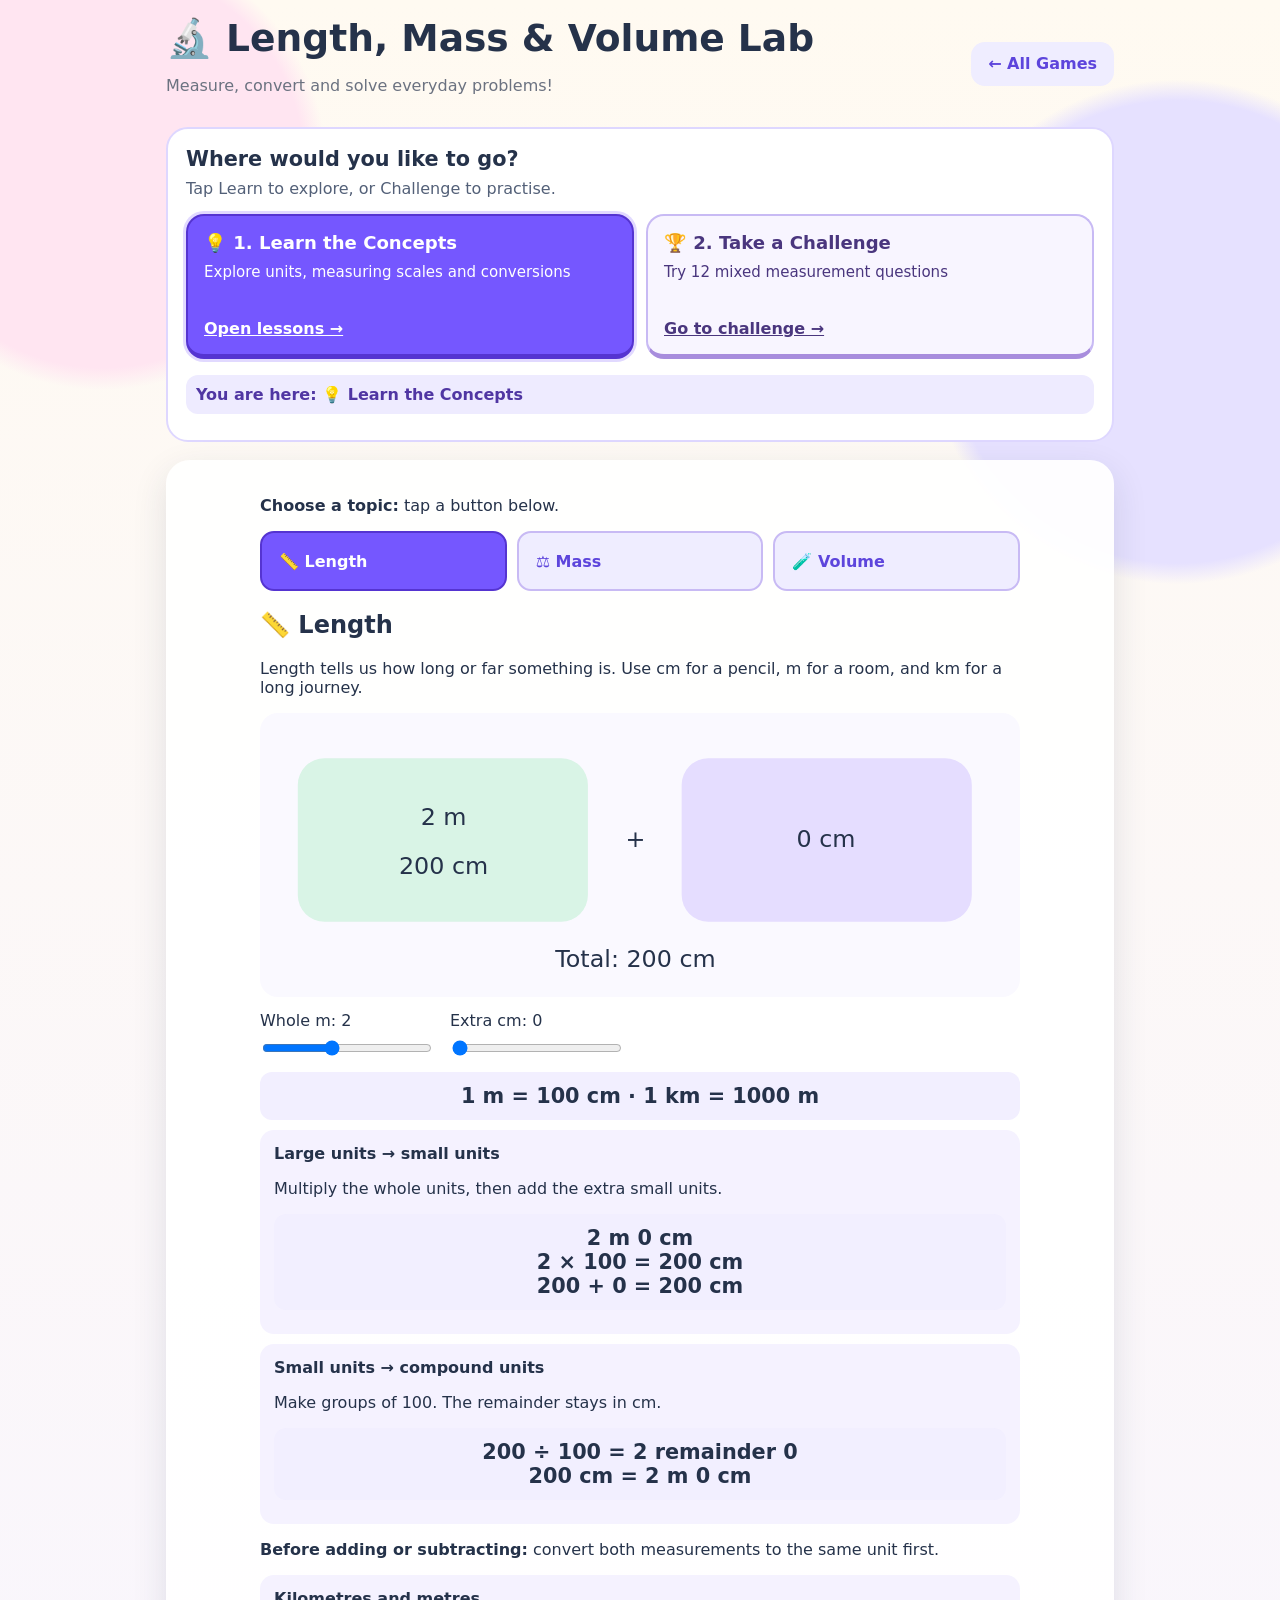
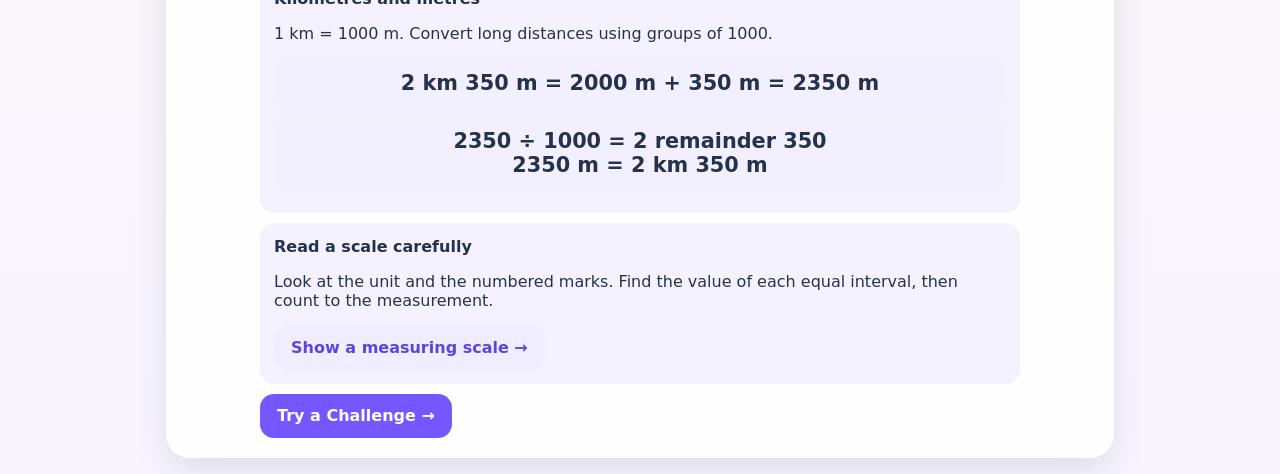
<file: length-mass-volume/index.html>
<!doctype html><html lang="en"><head><meta charset="utf-8"><meta name="viewport" content="width=device-width,initial-scale=1"><title>Length, Mass & Volume Lab · Hannah's Maths Quest</title><link rel="stylesheet" href="../styles.css"><script src="../progress.js?v=20261001"></script><script src="../feedback.js?v=20260930b"></script><style>
.tabs{margin:16px 0}.tabs button[aria-pressed=true]{background:var(--purple);color:white}.layout{display:grid;grid-template-columns:1fr 1fr;gap:16px;align-items:start}.diagram svg{display:block;width:100%;max-height:300px;margin:auto}.diagram{background:#faf9ff;border-radius:18px;padding:8px}.diagram text{font-family:system-ui,sans-serif;font-size:16px;fill:#25324a}.equation{background:#f2efff;border-radius:12px;padding:12px;font-size:1.3rem;font-weight:800;text-align:center;margin:10px 0}.note{color:#6b7280;font-size:.9rem}.work{border:2px solid #e4dfff;border-radius:20px;overflow:hidden}.work-head{padding:12px;background:#f7f5ff}.tool{border:0;padding:9px;border-radius:10px;background:#e9e3ff;cursor:pointer}.tool.active{background:var(--purple);color:white}#workCanvas{display:block;width:100%;height:420px;touch-action:none;background:linear-gradient(#edf0f7 1px,transparent 1px),linear-gradient(90deg,#edf0f7 1px,transparent 1px);background-size:28px 28px}.lesson-controls{display:flex;gap:14px;flex-wrap:wrap;margin:14px 0}.lesson-controls label{display:grid;gap:5px}.lesson-controls input{width:140px}.step-label{font-weight:800;color:#6550b8}.question-title{font-size:1.2rem;line-height:1.5}.answer input{width:130px}.answer{margin:12px 0}.concept-nav{display:flex;gap:7px;flex-wrap:wrap}.concept-nav button{flex:1}.walk{stroke-dasharray:12 6;animation:walk 3s linear infinite}@keyframes walk{to{stroke-dashoffset:-72}}@media(prefers-reduced-motion:reduce){.walk{animation:none}}@media(max-width:760px){.layout{grid-template-columns:1fr}#workCanvas{height:330px}}
.navigation{background:#fff;border:2px solid #ded7ff;border-radius:22px;padding:18px;margin-bottom:18px}.navigation h2{margin:0;font-size:1.3rem}.navigation>p{margin:8px 0;color:#536078}.tabs{display:grid;grid-template-columns:repeat(2,minmax(0,1fr));gap:12px}.mode-choice{display:flex;flex-direction:column;gap:9px;text-align:left;min-height:145px;padding:16px;border:2px solid #c8baf4;border-bottom:5px solid #a88ddd;border-radius:18px;background:#f8f5ff;color:#4a367e;cursor:pointer}.mode-choice b{font-size:1.13rem}.mode-choice span{font-size:.94rem;line-height:1.35}.mode-choice em{margin-top:auto;font-style:normal;font-weight:800;text-decoration:underline}.tabs .mode-choice[aria-pressed=true]{background:#7557ff;border-color:#5534d1;color:white;box-shadow:0 0 0 3px #e1d9ff}.mode-choice:focus-visible,.concept-nav button:focus-visible{outline:3px solid #25324a;outline-offset:4px}.mode-choice:hover{transform:translateY(-2px)}.navigation .current-section{background:#eeebff;border-radius:12px;padding:10px;font-weight:800;color:#5036a3}.concept-nav{display:grid;grid-template-columns:repeat(2,minmax(0,1fr));gap:10px}.concept-nav button{border:2px solid #c8baf4;min-height:60px;text-align:left}.concept-nav button[aria-pressed=true]{background:#7557ff;color:white;border-color:#5534d1}.lesson-paging{margin:16px 0}.btn:disabled{opacity:.45;cursor:default}.lesson-direction{margin-top:0}@media(max-width:600px){.tabs{grid-template-columns:1fr}.mode-choice{min-height:0;gap:5px;padding:14px}.mode-choice em{margin-top:4px}.navigation{padding:13px}.concept-nav button{padding:10px}}
.layout.concepts-layout{grid-template-columns:1fr}.concepts-layout #concepts{max-width:760px;margin:auto}
.method-or{display:inline-block;padding:5px 24px;border:2px solid #b9a6ee;border-radius:999px;color:#5a3da5;background:white;font-size:1rem}
</style><style>.concepts-layout #concepts{max-width:760px}.concept-nav{grid-template-columns:repeat(3,minmax(0,1fr))}.measure-controls{display:flex;gap:16px;flex-wrap:wrap;margin:14px 0}.measure-controls label{display:grid;gap:8px}.measure-controls input{width:170px}.mini-card{background:#f5f2ff;border-radius:14px;padding:14px;margin:10px 0}.compound-input{width:100px!important}.answer label{display:flex;align-items:center;gap:7px}.diagram text{font-size:16px}@media(max-width:600px){.concept-nav{grid-template-columns:1fr}.compound-input{width:90px!important}}</style></head><body><main class="wrap"><header><div class="brand"><h1>🔬 Length, Mass &amp; Volume Lab</h1><p>Measure, convert and solve everyday problems!</p></div><a class="btn secondary" href="../">← All Games</a></header><section class="navigation"><h2>Where would you like to go?</h2><p>Tap Learn to explore, or Challenge to practise.</p><nav class="tabs" aria-label="Learning mode"><button class="mode-choice" id="conceptsTab"><b>💡 1. Learn the Concepts</b><span>Explore units, measuring scales and conversions</span><em>Open lessons →</em></button><button class="mode-choice" id="challengeTab"><b>🏆 2. Take a Challenge</b><span>Try 12 mixed measurement questions</span><em>Go to challenge →</em></button></nav><p id="currentSection" class="current-section" aria-live="polite"></p></section>
<div class="layout" id="learningLayout"><section class="card"><div id="concepts"><p><b>Choose a topic:</b> tap a button below.</p><div class="concept-nav"><button class="btn secondary" data-topic="0">📏 Length</button><button class="btn secondary" data-topic="1">⚖️ Mass</button><button class="btn secondary" data-topic="2">🧪 Volume</button></div><h2 id="lessonTitle"></h2><p id="lessonIntro"></p><div id="lessonDiagram" class="diagram"></div><div class="measure-controls"><label id="largeLabel">Whole units<input id="large" type="range" min="0" max="5" value="2"></label><label id="smallLabel">Extra small units<input id="small" type="range" min="0" max="900" step="100" value="300"></label></div><div id="lessonText"></div><div class="mini-card"><b>Read a scale carefully</b><p>Look at the unit and the numbered marks. Find the value of each equal interval, then count to the measurement.</p><button class="btn secondary" id="scaleExample">Show a measuring scale →</button><div id="scaleDemo" class="hidden"></div></div><button class="btn primary" id="tryChallenge">Try a Challenge →</button></div>
<div id="intro" class="hidden"><h2>🏆 Measurement Challenge</h2><p>12 questions: 4 on length, 4 on mass and 4 on volume. Convert units, read scales and solve word problems. No timer.</p><button id="begin" class="btn primary">Start Challenge →</button></div>
<div id="quiz" class="hidden"><div class="topbar"><div class="progress"><div id="bar"></div></div><span id="counter" class="pill"></span></div><p id="scoreline"></p><h2 id="topic"></h2><p id="prompt" class="question-title"></p><div id="shape" class="diagram"></div><p id="diagramNote" class="note"></p><form id="answerForm" class="answer"><label><input id="input" inputmode="numeric" autocomplete="off" placeholder="Answer"><b id="unit"></b></label><label id="secondLabel" class="hidden"><input id="input2" class="compound-input" inputmode="numeric" autocomplete="off" placeholder="Remainder"><b id="unit2"></b></label><button id="check" class="btn primary">Check</button></form><div id="feedback" class="feedback" role="status" aria-live="polite"></div><button id="next" class="btn primary hidden">Next Question →</button></div>
<div id="results" class="hidden"><h2>Lab challenge complete! 🌟</h2><p id="resultText"></p><p id="topicScores"></p><p id="saveStatus" role="status"></p><button id="retry" class="btn secondary hidden">Retry saving</button><button id="fresh" class="btn primary">✨ New Question Set</button><button id="learnAgain" class="btn secondary">Review Concepts</button></div></section>
<aside class="work" id="workingArea"><div class="work-head"><b>📝 Stylus Working Space</b><p class="note">Write with your stylus. Swipe with a finger to scroll.</p><div class="row"><button id="pen" class="tool active">✏️ Pen</button><button id="eraser" class="tool">🧽 Eraser</button><button id="clearCanvas" class="tool">🗑️ Clear Working</button></div></div><canvas id="workCanvas" aria-label="Stylus working canvas"></canvas></aside></div></main><script>
const $=id=>document.getElementById(id),rand=(a,b)=>a+Math.floor(Math.random()*(b-a+1));
const topics=[{name:'Length',emoji:'📏',big:'m',small:'cm',factor:100,intro:'Length tells us how long or far something is. Use cm for a pencil, m for a room, and km for a long journey.',facts:'1 m = 100 cm · 1 km = 1000 m'},{name:'Mass',emoji:'⚖️',big:'kg',small:'g',factor:1000,intro:'Mass tells us how heavy something is. Use g for a small snack and kg for a school bag.',facts:'1 kg = 1000 g'},{name:'Volume',emoji:'🧪',big:'l',small:'ml',factor:1000,intro:'Volume tells us how much liquid there is. Capacity is how much a container can hold. Use ml for a spoonful and l for a large bottle.',facts:'1 l = 1000 ml'}];
let mode='concepts',topicIndex=0,round=[],index=0,score=0,answered=false,answers=[],roundId,pending=null,saving=false;
function equation(text){return '<div class="equation">'+text+'</div>'}
function conversionDiagram(big,small,t){return `<svg viewBox="0 0 500 180" role="img" aria-label="${big} ${t.big} and ${small} ${t.small}"><rect x="20" y="25" width="195" height="110" rx="18" fill="#d9f4e6"/><text x="118" y="70" text-anchor="middle">${big} ${t.big}</text><text x="118" y="103" text-anchor="middle">${big*t.factor} ${t.small}</text><text x="247" y="85" text-anchor="middle">+</text><rect x="278" y="25" width="195" height="110" rx="18" fill="#e5ddff"/><text x="375" y="85" text-anchor="middle">${small} ${t.small}</text><text x="247" y="165" text-anchor="middle">Total: ${big*t.factor+small} ${t.small}</text></svg>`}
function scaleSvg(q,reveal=false){const t=topics[q.topic];if(q.topic===0){let ticks='';for(let n=0;n<=15;n++)ticks+=`<line x1="${40+n*26}" y1="105" x2="${40+n*26}" y2="${n%5===0?132:122}" stroke="#25324a"/><text x="${40+n*26}" y="155" text-anchor="middle">${n}</text>`;return `<svg viewBox="0 0 480 205" role="img" aria-label="Ruler in centimetres. Ribbon starts at ${q.start} cm and ends at ${q.end} cm."><rect x="30" y="102" width="410" height="65" rx="6" fill="#fff0c9" stroke="#ba942c"/>${ticks}<rect x="${40+q.start*26}" y="55" width="${(q.end-q.start)*26}" height="26" rx="4" fill="#7557ff"/><line x1="${40+q.start*26}" y1="80" x2="${40+q.start*26}" y2="105" stroke="#7557ff" stroke-dasharray="3 3"/><line x1="${40+q.end*26}" y1="80" x2="${40+q.end*26}" y2="105" stroke="#7557ff" stroke-dasharray="3 3"/><text x="235" y="190" text-anchor="middle">${reveal?q.end+' − '+q.start+' = '+q.ans+' cm':'Find the length of the purple ribbon.'}</text></svg>`;}
const max=q.topic===1?2000:1000,step=q.topic===1?200:100;let ticks='';for(let n=0;n<=max;n+=step){const y=240-n/max*200;ticks+=`<line x1="130" y1="${y}" x2="150" y2="${y}" stroke="#25324a"/><text x="118" y="${y+5}" text-anchor="end">${n}</text>`}const level=240-q.ans/max*200;return `<svg viewBox="0 0 380 285" role="img" aria-label="${t.name} scale marked from 0 to ${max} ${t.small} in steps of ${step}. ${q.topic===1?'Pointer':'Liquid level'} at ${q.ans} ${t.small}"><rect x="150" y="40" width="110" height="200" fill="#f2efff" stroke="#596886"/>${q.topic===2?`<rect x="151" y="${level}" width="108" height="${240-level}" fill="#65b9f0"/>`:''}${ticks}<line x1="145" y1="${level}" x2="270" y2="${level}" stroke="#d14e5e" stroke-width="4"/><text x="205" y="270" text-anchor="middle">${q.topic===1?'Mass':'Volume'} (${t.small})</text>${reveal?`<text x="280" y="${level+5}">${q.ans}</text>`:''}</svg>`;}
function showMode(nextMode){if(saving)return;if(mode==='challenge'&&!$('quiz').classList.contains('hidden')&&!confirm('Leave this unfinished challenge?'))return;mode=nextMode;for(const id of ['concepts','intro','quiz','results'])$(id).classList.add('hidden');$(mode==='concepts'?'concepts':'intro').classList.remove('hidden');$('conceptsTab').setAttribute('aria-pressed',mode==='concepts');$('challengeTab').setAttribute('aria-pressed',mode==='challenge');$('currentSection').textContent='You are here: '+(mode==='concepts'?'💡 Learn the Concepts':'🏆 Challenge');$('workingArea').classList.toggle('hidden',mode==='concepts');$('learningLayout').classList.toggle('concepts-layout',mode==='concepts');if(mode==='concepts')renderLesson();else requestAnimationFrame(resizeCanvas)}
function renderLesson(){const t=topics[topicIndex];$('small').max=t.factor-(t.factor===100?10:100);$('small').step=t.factor===100?10:100;if(Number($('small').value)>Number($('small').max))$('small').value=30;const big=Number($('large').value),small=Number($('small').value),total=big*t.factor+small;document.querySelectorAll('[data-topic]').forEach(btn=>btn.setAttribute('aria-pressed',Number(btn.dataset.topic)===topicIndex));$('lessonTitle').textContent=t.emoji+' '+t.name;$('lessonIntro').textContent=t.intro;$('largeLabel').firstChild.textContent='Whole '+t.big+': '+big;$('smallLabel').firstChild.textContent='Extra '+t.small+': '+small;$('lessonDiagram').innerHTML=conversionDiagram(big,small,t);$('lessonText').innerHTML=equation(t.facts)+`<div class="mini-card"><b>Large units → small units</b><p>Multiply the whole units, then add the extra small units.</p>${equation(`${big} ${t.big} ${small} ${t.small}<br>${big} × ${t.factor} = ${big*t.factor} ${t.small}<br>${big*t.factor} + ${small} = ${total} ${t.small}`)}</div><div class="mini-card"><b>Small units → compound units</b><p>Make groups of ${t.factor}. The remainder stays in ${t.small}.</p>${equation(`${total} ÷ ${t.factor} = ${big} remainder ${small}<br>${total} ${t.small} = ${big} ${t.big} ${small} ${t.small}`)}</div><p><b>Before adding or subtracting:</b> convert both measurements to the same unit first.</p>`;if(topicIndex===0)$('lessonText').innerHTML+='<div class="mini-card"><b>Kilometres and metres</b><p>1 km = 1000 m. Convert long distances using groups of 1000.</p>'+equation('2 km 350 m = 2000 m + 350 m = 2350 m')+equation('2350 ÷ 1000 = 2 remainder 350<br>2350 m = 2 km 350 m')+'</div>';$('scaleDemo').classList.add('hidden')}
function makeQuestion(topic,type){const t=topics[topic];let big=t.big,small=t.small,factor=t.factor;if(topic===0&&type!=='scale'&&Math.random()<.5){big='km';small='m';factor=1000}const whole=rand(1,5),rest=rand(1,factor/10-1)*10,total=whole*factor+rest;let ans,ans2,prompt,unit=small,unit2,working,start,end,a,b,op;
if(type==='to-small'){ans=total;prompt=`Convert ${whole} ${big} ${rest} ${small} to ${small}.`;working=`${whole} ${big} = ${whole} × ${factor} = ${whole*factor} ${small}<br>${whole*factor} + ${rest} = ${ans} ${small}`}
else if(type==='to-compound'){ans=whole;ans2=rest;unit=big;unit2=small;prompt=`Convert ${total} ${small} to ${big} and ${small}.`;working=`${total} ÷ ${factor} = ${whole} remainder ${rest}<br>${total} ${small} = ${whole} ${big} ${rest} ${small}`}
else if(type==='scale'){big=t.big;small=t.small;factor=t.factor;unit=small;if(topic===0){start=rand(1,5);end=start+rand(3,9);ans=end-start;prompt='The ribbon does not start at zero. What is its length?';working=`End reading − start reading<br>${end} − ${start} = ${ans} cm`}else{ans=topic===1?rand(1,9)*200:rand(1,9)*100;prompt=topic===1?'Read the mass shown by the red pointer.':'Read the volume at the red liquid-level line.';working=`Each interval is ${topic===1?200:100} ${small}.<br>${ans/(topic===1?200:100)} intervals × ${topic===1?200:100} = ${ans} ${small}`}}
else{a=rand(2,4)*factor+rand(1,factor/10-1)*10;b=factor+rand(1,factor/10-1)*10;op=Math.random()<.5?'+':'−';ans=op==='+'?a+b:a-b;const compound=v=>`${Math.floor(v/factor)} ${big} ${v%factor} ${small}`;prompt=topic===0?(op==='+'?`Hannah walks ${compound(a)} in the morning and ${compound(b)} later. How far does she walk altogether, in ${small}?`:`A journey is ${compound(a)} long. Hannah has travelled ${compound(b)}. How far is left, in ${small}?`):topic===1?(op==='+'?`Two bags have masses of ${compound(a)} and ${compound(b)}. What is their total mass, in ${small}?`:`A bag contains ${compound(a)} of rice. ${compound(b)} is used. What mass remains, in ${small}?`):(op==='+'?`A jug has ${compound(a)} of water. Hannah adds ${compound(b)}. What is the total volume, in ${small}?`:`A tank has ${compound(a)} of water. ${compound(b)} is poured out. What volume remains, in ${small}?`);working=`Use the same unit first.<br>${compound(a)} = ${Math.floor(a/factor)} × ${factor} + ${a%factor} = ${a} ${small}<br>${compound(b)} = ${Math.floor(b/factor)} × ${factor} + ${b%factor} = ${b} ${small}<br>${a} ${op} ${b} = ${ans} ${small}`}
return {topic,type,big,small,factor,whole,rest,total,ans,ans2,unit,unit2,working,prompt,start,end,a,b,op};}
function newRound(){roundId=crypto.randomUUID();round=[];for(let n=0;n<4;n++)for(let topic=0;topic<3;topic++)round.push(makeQuestion(topic,['to-small','to-compound','scale','word'][n]));index=score=0;answers=[];pending=null;$('intro').classList.add('hidden');$('results').classList.add('hidden');$('quiz').classList.remove('hidden');loadQuestion()}
function loadQuestion(){const q=round[index],t=topics[q.topic];answered=false;for(const id of ['input','input2']){$(id).blur();$(id).value='';$(id).disabled=false}$('check').disabled=false;$('topic').textContent=t.emoji+' '+t.name;$('prompt').textContent=q.prompt;$('shape').innerHTML=q.type==='scale'?scaleSvg(q):'';$('shape').classList.toggle('hidden',q.type!=='scale');$('diagramNote').textContent=q.type==='scale'?'Use the numbered marks and equal intervals.':'';$('unit').textContent=q.unit;$('unit2').textContent=q.unit2||'';$('secondLabel').classList.toggle('hidden',q.ans2===undefined);$('input').setAttribute('aria-label','Answer in '+q.unit);$('input2').setAttribute('aria-label','Remaining '+(q.unit2||'small units'));$('counter').textContent=(index+1)+' / '+round.length;$('bar').style.width=index/round.length*100+'%';$('scoreline').textContent='⭐ '+score+' correct';$('feedback').textContent='';$('feedback').className='feedback';$('next').classList.add('hidden');clearWork()}
$('answerForm').onsubmit=e=>{e.preventDefault();if(answered)return;const q=round[index],raw=$('input').value.trim(),raw2=$('input2').value.trim();if(!/^\d+$/.test(raw)||(q.ans2!==undefined&&!/^\d+$/.test(raw2))){$('feedback').textContent='Enter a whole number in each answer box.';return}const correct=Number(raw)===q.ans&&(q.ans2===undefined||Number(raw2)===q.ans2);answered=true;if(correct)score++;const answer=raw+' '+q.unit+(q.ans2===undefined?'':' '+raw2+' '+q.unit2),expected=q.ans+' '+q.unit+(q.ans2===undefined?'':' '+q.ans2+' '+q.unit2);answers.push({question:q.prompt,answer,expected,correct,skill:topics[q.topic].name.toLowerCase()});$('feedback').className='feedback '+(correct?'good':'bad');$('feedback').textContent=correct?'✅ Correct! Well done!':'The correct answer is '+expected+'. Read the working, then continue.';if(!correct){const box=document.createElement('div'),p=document.createElement('p');p.textContent='You entered '+answer+'.';box.append(p);const work=document.createElement('div');work.innerHTML=(q.type==='scale'?'<div class="diagram">'+scaleSvg(q,true)+'</div>':'')+equation(q.working);box.append(work);HannahFeedback.show(box,'I understand — continue')}for(const id of ['input','input2']){$(id).blur();$(id).disabled=true}$('check').disabled=true;$('next').textContent=index===round.length-1?'See Results →':'Next Question →';$('next').classList.remove('hidden')};
$('next').onclick=()=>{index++;index===round.length?finish():loadQuestion()};
function finish(){$('quiz').classList.add('hidden');$('results').classList.remove('hidden');$('resultText').textContent=score+' / '+round.length+' correct.';$('topicScores').textContent=topics.map(t=>t.name+': '+answers.filter(a=>a.skill===t.name.toLowerCase()&&a.correct).length+'/4').join(' · ');pending={id:roundId,game:'length-mass-volume',skill:'mixed_measurement',mode:'challenge',score,total:round.length,answers,session_label:'Length, Mass & Volume Challenge',source_version:'2026-10-06'};saveRound()}
async function saveRound(){if(!pending||saving)return;saving=true;$('fresh').disabled=true;$('retry').classList.add('hidden');$('saveStatus').textContent='Saving to Parent Dashboard…';let result;try{result=await HannahProgress.recordAttempt(pending)}catch(_){result={ok:false}}saving=false;$('fresh').disabled=false;if(result.ok){pending=null;$('saveStatus').textContent='✅ Saved to Parent Dashboard.'}else if(result.skipped){pending=null;$('saveStatus').textContent='Parent Test Mode is on. Result was not recorded.'}else{$('saveStatus').textContent='Result queued on this device. It will retry when you reconnect.';$('retry').classList.remove('hidden')}}
$('conceptsTab').onclick=$('learnAgain').onclick=()=>showMode('concepts');$('challengeTab').onclick=$('tryChallenge').onclick=()=>showMode('challenge');$('begin').onclick=$('fresh').onclick=newRound;$('retry').onclick=saveRound;document.querySelectorAll('[data-topic]').forEach(btn=>btn.onclick=()=>{topicIndex=Number(btn.dataset.topic);$('small').value=topicIndex===0?30:300;renderLesson()});$('large').oninput=$('small').oninput=renderLesson;$('scaleExample').onclick=()=>{$('scaleDemo').classList.remove('hidden');$('scaleDemo').innerHTML=scaleSvg({topic:topicIndex,start:2,end:9,ans:topicIndex===0?7:topicIndex===1?1400:700},true)};
/* Stylus / pointer drawing canvas */
const canvas=$('workCanvas'),ctx=canvas.getContext('2d');
let drawing=false,last=null,tool='pen',activePointerId=null;
let fingerScrollId=null,fingerLastY=0;
function resizeCanvas(){
  const rect=canvas.getBoundingClientRect(),ratio=Math.max(1,window.devicePixelRatio||1);
  const snapshot=document.createElement('canvas');
  snapshot.width=canvas.width;snapshot.height=canvas.height;
  if(canvas.width&&canvas.height)snapshot.getContext('2d').drawImage(canvas,0,0);
  canvas.width=Math.round(rect.width*ratio);canvas.height=Math.round(rect.height*ratio);
  ctx.setTransform(ratio,0,0,ratio,0,0);
  ctx.lineCap='round';ctx.lineJoin='round';
  if(snapshot.width)ctx.drawImage(snapshot,0,0,snapshot.width,snapshot.height,0,0,rect.width,rect.height);
}
function pos(e){const r=canvas.getBoundingClientRect();return{x:e.clientX-r.left,y:e.clientY-r.top}}
function startDraw(e){
  if(e.pointerType==='touch'){
    if(activePointerId===null&&fingerScrollId===null){
      fingerScrollId=e.pointerId;fingerLastY=e.clientY;
    }
    return;
  }
  if(e.pointerType!=='pen'||activePointerId!==null)return;
  fingerScrollId=null;
  activePointerId=e.pointerId;drawing=true;last=pos(e);
  canvas.setPointerCapture?.(e.pointerId);e.preventDefault();
}
function draw(e){
  if(e.pointerType==='touch'){
    if(e.pointerId!==fingerScrollId||activePointerId!==null)return;
    window.scrollBy(0,fingerLastY-e.clientY);
    fingerLastY=e.clientY;
    e.preventDefault();
    return;
  }
  if(!drawing||e.pointerType!=='pen'||e.pointerId!==activePointerId)return;
  e.preventDefault();
  const samples=e.getCoalescedEvents?.();
  const points=samples?.length?samples:[e];
  if(tool==='eraser'){ctx.globalCompositeOperation='destination-out';ctx.lineWidth=24}
  else{ctx.globalCompositeOperation='source-over';ctx.strokeStyle='#25324a';ctx.lineWidth=3}
  ctx.beginPath();ctx.moveTo(last.x,last.y);
  for(const point of points){const p=pos(point);ctx.lineTo(p.x,p.y);last=p}
  const current=pos(e);
  if(current.x!==last.x||current.y!==last.y){ctx.lineTo(current.x,current.y);last=current}
  ctx.stroke();ctx.globalCompositeOperation='source-over';
}
function stopDraw(e){
  if(e.pointerId===fingerScrollId){fingerScrollId=null;return}
  if(e.pointerId!==activePointerId)return;
  drawing=false;last=null;activePointerId=null;
  try{canvas.releasePointerCapture?.(e.pointerId)}catch(_){}
}
canvas.addEventListener('pointerdown',startDraw);
canvas.addEventListener('pointermove',draw);
canvas.addEventListener('pointerup',stopDraw);
canvas.addEventListener('pointercancel',stopDraw);
function clearWork(){ctx.clearRect(0,0,canvas.width,canvas.height)}
$('pen').onclick=()=>setTool('pen');
$('eraser').onclick=()=>setTool('eraser');
$('clearCanvas').onclick=clearWork;
function setTool(t){tool=t;$('pen').classList.toggle('active',t==='pen');$('eraser').classList.toggle('active',t==='eraser')}
window.addEventListener('resize',()=>{clearTimeout(window.__canvasResize);window.__canvasResize=setTimeout(resizeCanvas,120)});
requestAnimationFrame(resizeCanvas);

showMode('concepts');

showMode('concepts');
</script></body></html>
</file>
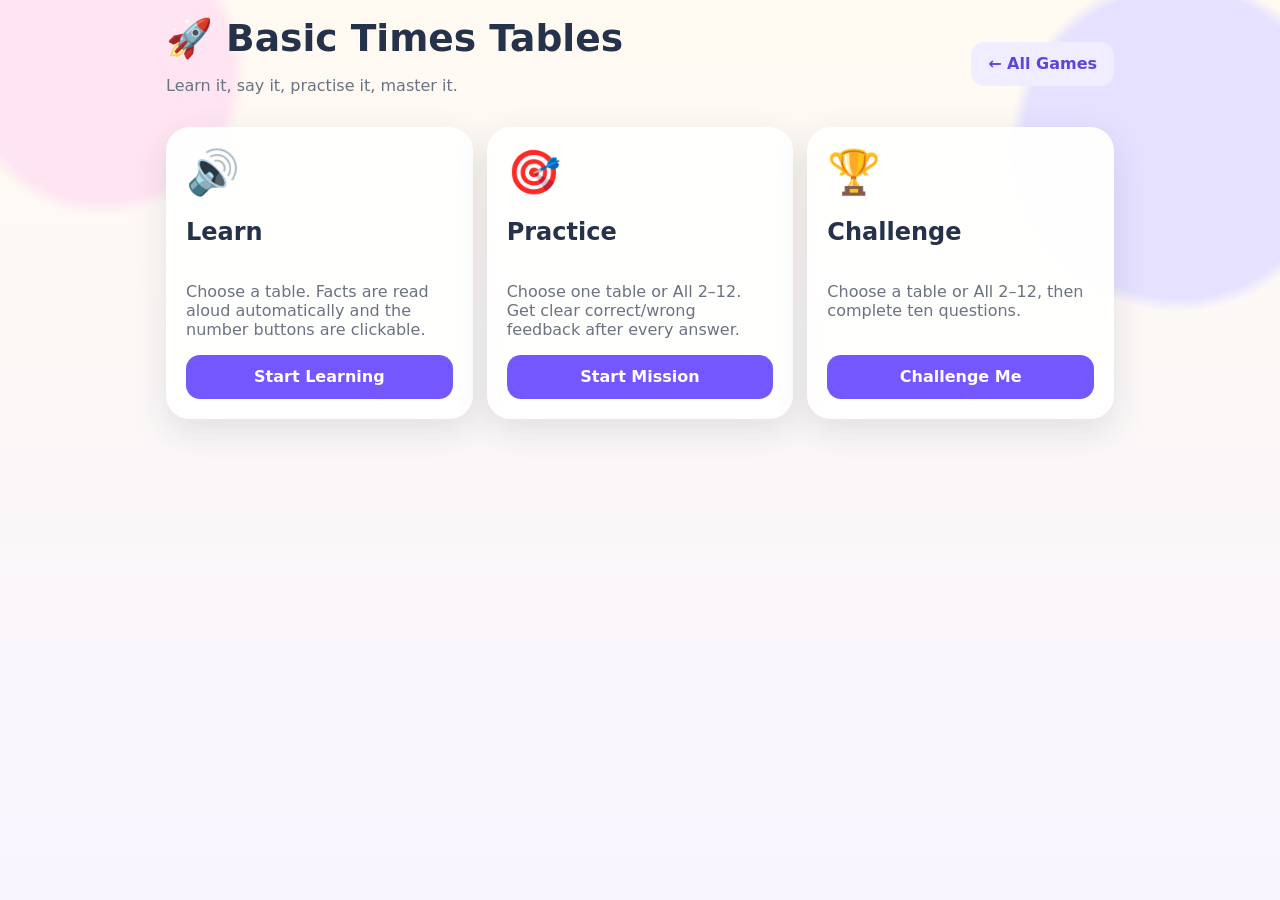
<file: multiplication/index.html>
<!doctype html><html><head><meta charset="utf-8"><meta name="viewport" content="width=device-width,initial-scale=1"><title>Basic Times Tables · Hannah's Maths Quest</title><link rel="stylesheet" href="../styles.css"><script src="../progress.js?v=20261001"></script><script src="../feedback.js?v=20260930b"></script></head><body><main class="wrap"><header><div class="brand"><h1>🚀 Basic Times Tables</h1><p>Learn it, say it, practise it, master it.</p></div><a class="btn secondary" href="../">← All Games</a></header><section id="home" class="grid3"><div class="card tile"><div class="emoji">🔊</div><h2>Learn</h2><p>Choose a table. Facts are read aloud automatically and the number buttons are clickable.</p><button class="btn primary" id="learnStart">Start Learning</button></div><div class="card tile"><div class="emoji">🎯</div><h2>Practice</h2><p>Choose one table or All 2–12. Get clear correct/wrong feedback after every answer.</p><button class="btn primary" id="practiceStart">Start Mission</button></div><div class="card tile"><div class="emoji">🏆</div><h2>Challenge</h2><p>Choose a table or All 2–12, then complete ten questions.</p><button class="btn primary" id="testStart">Challenge Me</button></div></section><section id="panel" class="card hidden"><div class="topbar"><button class="btn secondary" id="back">← Home</button><div class="progress"><div id="bar"></div></div><span class="pill" id="counter"></span></div><div id="select"><h2>Choose your table</h2><div class="table-grid" id="tables"></div><div class="row" style="justify-content:center;margin-top:14px"><button class="btn primary" id="go">Start</button></div></div><div id="learn" class="hidden"><div class="mission"><div><b id="learnTitle"></b><div class="muted">Tap a number or use Next.</div></div><div class="character">🤖</div></div><div class="fact" id="learnFact"></div><div class="option-grid" id="learnNums"></div><div class="row" style="justify-content:center;margin-top:14px"><button class="btn secondary" id="speak">🔊 Read it</button><button class="btn primary" id="nextFact">Next →</button></div></div><div id="quiz" class="hidden"><div class="mission"><div><b id="modeName"></b><div>Streak: <span id="streak">0</span> 🔥</div></div><div class="character" id="char">🧑‍🚀</div></div><div class="problem" id="question"></div><p class="muted" style="text-align:center">Type the answer and press Enter/Go, or tap Check.</p><form class="answer" id="form"><input id="input" inputmode="numeric" autocomplete="off"><button class="btn primary">Check</button></form><div class="feedback" id="feedback"></div><div class="row" style="justify-content:center"><button class="btn primary hidden" id="next">Next →</button></div></div><div id="results" class="hidden" style="text-align:center;padding:30px"><h2 id="resultTitle"></h2><p id="resultText"></p><button class="btn primary" id="again">Play Again</button></div></section><script>const $=x=>document.getElementById(x);let mode='',selected=2,i=0,total=10,score=0,streak=0,answered=false,q,attemptAnswers=[];for(let n=2;n<=12;n++){let b=document.createElement('button');b.className='choice';b.textContent=n;b.onclick=()=>sel(n,b);$('tables').appendChild(b)}let all=document.createElement('button');all.className='choice';all.textContent='All 2–12';all.onclick=()=>sel('all',all);$('tables').appendChild(all);function sel(n,b){selected=n;document.querySelectorAll('.choice').forEach(x=>x.classList.remove('active'));b.classList.add('active')}function openPanel(){$('home').classList.add('hidden');$('panel').classList.remove('hidden');['select','learn','quiz','results'].forEach(x=>$(x).classList.add('hidden'));$('select').classList.remove('hidden')}$('learnStart').onclick=()=>{mode='learn';openPanel()};$('practiceStart').onclick=()=>{mode='practice';openPanel()};$('testStart').onclick=()=>{mode='test';openPanel()};$('back').onclick=()=>{if('speechSynthesis'in window)speechSynthesis.cancel();$('panel').classList.add('hidden');$('home').classList.remove('hidden')};$('go').onclick=()=>mode==='learn'?startLearn():startQuiz();function say(t){if('speechSynthesis'in window){speechSynthesis.cancel();let u=new SpeechSynthesisUtterance(t.replace('×','times').replace('=','equals'));u.rate=.85;speechSynthesis.speak(u)}}function clear(){['select','learn','quiz','results'].forEach(x=>$(x).classList.add('hidden'))}function startLearn(){clear();$('learn').classList.remove('hidden');if(selected==='all')selected=2;i=1;$('counter').textContent='Learn';$('learnTitle').textContent=selected+' Times Table';$('learnNums').innerHTML='';for(let n=1;n<=12;n++){let b=document.createElement('button');b.className='choice';b.textContent=n;b.onclick=()=>{i=n;renderFact()};$('learnNums').appendChild(b)}renderFact()}function renderFact(){let t=`${selected} × ${i} = ${selected*i}`;$('learnFact').textContent=t;$('bar').style.width=(i/12*100)+'%';say(t)}$('nextFact').onclick=()=>{i=i>=12?1:i+1;renderFact()};$('speak').onclick=()=>say($('learnFact').textContent);function makeQ(){let a=selected==='all'?Math.floor(Math.random()*11)+2:selected,b=Math.floor(Math.random()*12)+1;return{a,b,ans:a*b}}function startQuiz(){clear();$('home').classList.add('hidden');$('panel').classList.remove('hidden');$('quiz').classList.remove('hidden');i=0;total=mode==='practice'?12:10;score=0;streak=0;attemptAnswers=[];$('modeName').textContent=mode==='test'?'Challenge':'Practice Mission';load()}function load(){q=makeQ();answered=false;$('question').textContent=`${q.a} × ${q.b} = ?`;$('input').value='';$('feedback').className='feedback';$('feedback').textContent='';$('next').classList.add('hidden');$('counter').textContent=`${i+1}/${total}`;$('bar').style.width=(i/total*100)+'%';$('input').blur()}$('form').onsubmit=e=>{e.preventDefault();if(answered){next();return}const raw=$('input').value.trim();if(!/^\d+$/.test(raw))return;let v=Number(raw);answered=true;let correct=v===q.ans;attemptAnswers.push({question:`${q.a} × ${q.b}`,answer:v,expected:q.ans,correct});if(correct){score++;streak++;$('feedback').className='feedback good';$('feedback').textContent='✅ Correct! Brilliant work!';$('char').textContent=streak>=3?'🤩':'😄'}else{streak=0;$('feedback').className='feedback bad';$('feedback').textContent=`❌ Not quite. ${q.a} × ${q.b} = ${q.ans}.`;HannahFeedback.showWorking(q,'multiplication');$('char').textContent='🙂'}$('streak').textContent=streak;$('next').classList.remove('hidden')};$('next').onclick=next;function next(){i++;i>=total?finish():load()}function finish(){clear();$('results').classList.remove('hidden');$('bar').style.width='100%';let p=Math.round(score/total*100);$('resultTitle').textContent=p>=90?'Times Table Superstar!':p>=70?'Mission accomplished!':'Good practice!';$('resultText').textContent=`You got ${score} out of ${total} correct.`;HannahProgress.recordAttempt({game:'multiplication',skill:selected,mode:mode==='test'?'challenge':'practice',score,total,answers:attemptAnswers,session_label:selected==='all'?'All 2–12':`${selected} times table`})}$('again').onclick=()=>{openPanel()};</script></main></body></html>
</file>
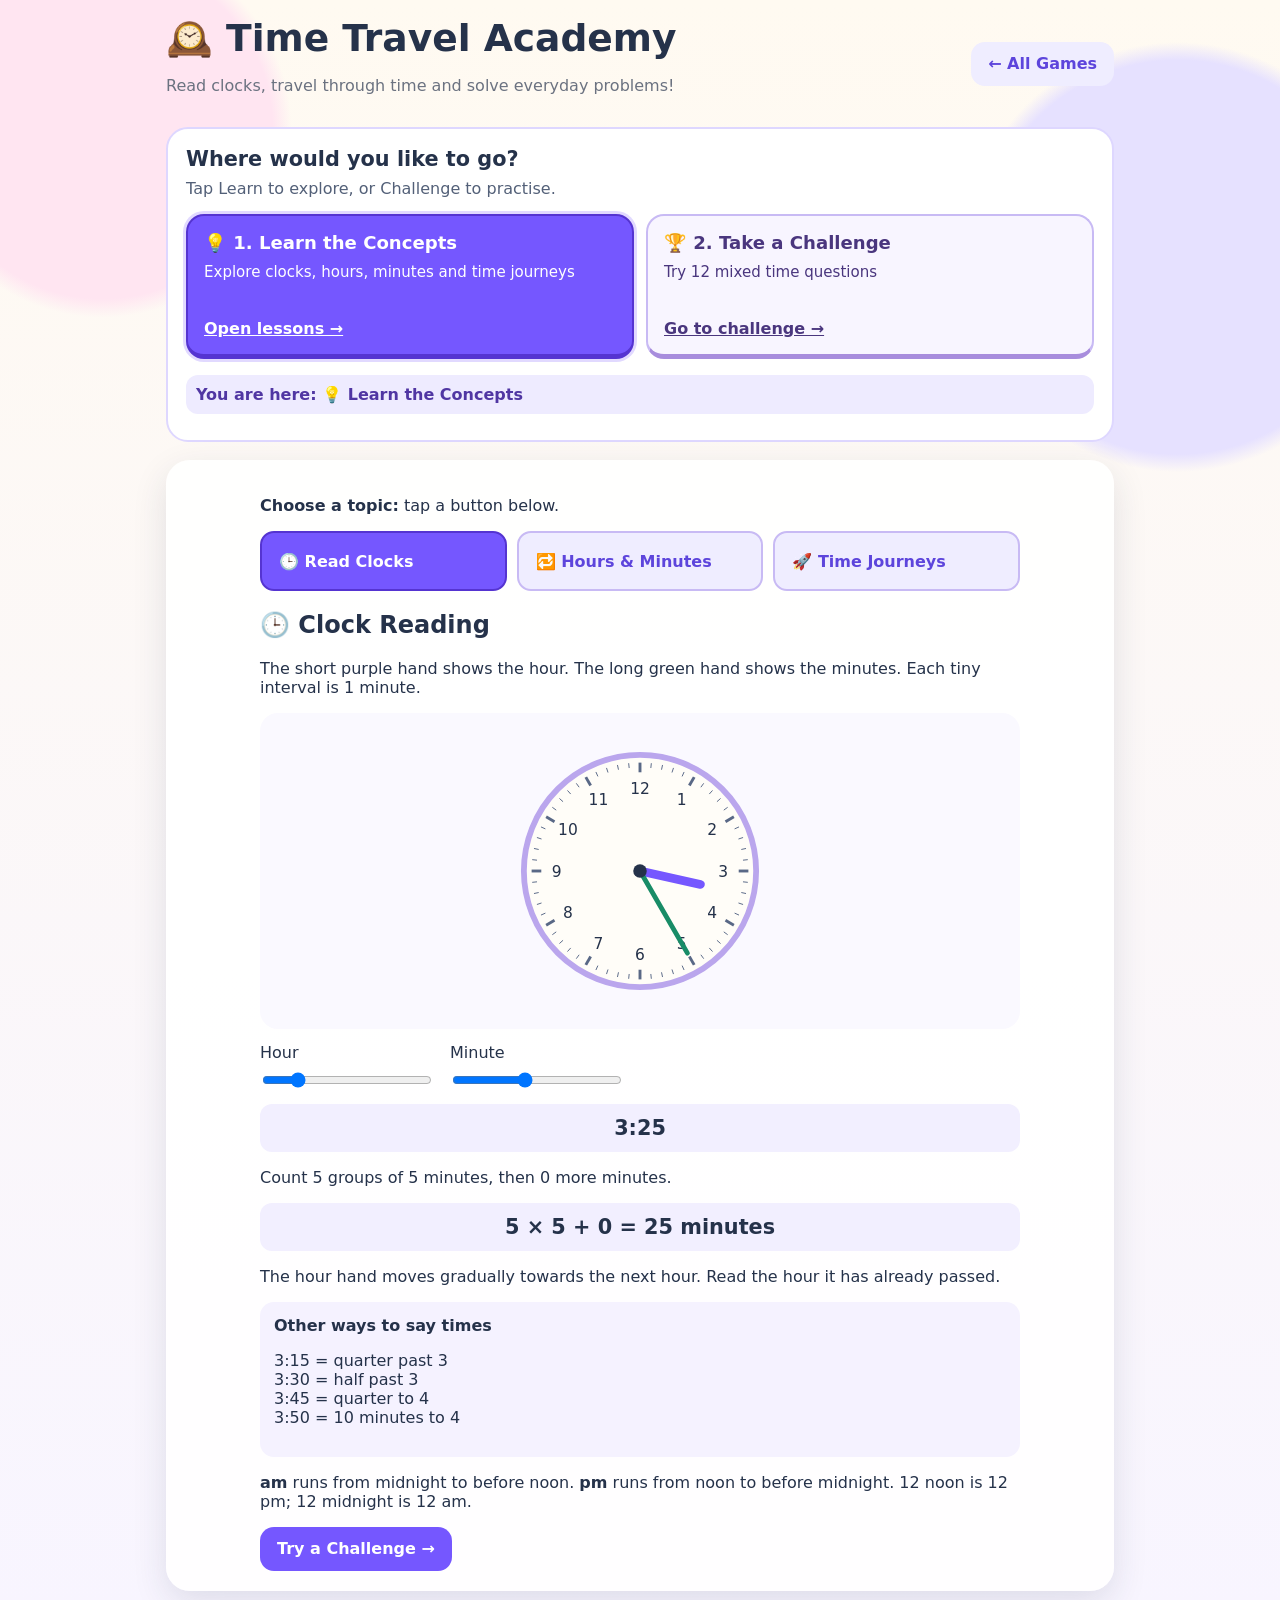
<file: time/index.html>
<!doctype html><html lang="en"><head><meta charset="utf-8"><meta name="viewport" content="width=device-width,initial-scale=1"><title>Time Travel Academy · Hannah's Maths Quest</title><link rel="stylesheet" href="../styles.css"><script src="../progress.js?v=20261001"></script><script src="../feedback.js?v=20260930b"></script><style>
.tabs{margin:16px 0}.tabs button[aria-pressed=true]{background:var(--purple);color:white}.layout{display:grid;grid-template-columns:1fr 1fr;gap:16px;align-items:start}.diagram svg{display:block;width:100%;max-height:300px;margin:auto}.diagram{background:#faf9ff;border-radius:18px;padding:8px}.diagram text{font-family:system-ui,sans-serif;font-size:16px;fill:#25324a}.equation{background:#f2efff;border-radius:12px;padding:12px;font-size:1.3rem;font-weight:800;text-align:center;margin:10px 0}.note{color:#6b7280;font-size:.9rem}.work{border:2px solid #e4dfff;border-radius:20px;overflow:hidden}.work-head{padding:12px;background:#f7f5ff}.tool{border:0;padding:9px;border-radius:10px;background:#e9e3ff;cursor:pointer}.tool.active{background:var(--purple);color:white}#workCanvas{display:block;width:100%;height:420px;touch-action:none;background:linear-gradient(#edf0f7 1px,transparent 1px),linear-gradient(90deg,#edf0f7 1px,transparent 1px);background-size:28px 28px}.lesson-controls{display:flex;gap:14px;flex-wrap:wrap;margin:14px 0}.lesson-controls label{display:grid;gap:5px}.lesson-controls input{width:140px}.step-label{font-weight:800;color:#6550b8}.question-title{font-size:1.2rem;line-height:1.5}.answer input{width:130px}.answer{margin:12px 0}.concept-nav{display:flex;gap:7px;flex-wrap:wrap}.concept-nav button{flex:1}.walk{stroke-dasharray:12 6;animation:walk 3s linear infinite}@keyframes walk{to{stroke-dashoffset:-72}}@media(prefers-reduced-motion:reduce){.walk{animation:none}}@media(max-width:760px){.layout{grid-template-columns:1fr}#workCanvas{height:330px}}
.navigation{background:#fff;border:2px solid #ded7ff;border-radius:22px;padding:18px;margin-bottom:18px}.navigation h2{margin:0;font-size:1.3rem}.navigation>p{margin:8px 0;color:#536078}.tabs{display:grid;grid-template-columns:repeat(2,minmax(0,1fr));gap:12px}.mode-choice{display:flex;flex-direction:column;gap:9px;text-align:left;min-height:145px;padding:16px;border:2px solid #c8baf4;border-bottom:5px solid #a88ddd;border-radius:18px;background:#f8f5ff;color:#4a367e;cursor:pointer}.mode-choice b{font-size:1.13rem}.mode-choice span{font-size:.94rem;line-height:1.35}.mode-choice em{margin-top:auto;font-style:normal;font-weight:800;text-decoration:underline}.tabs .mode-choice[aria-pressed=true]{background:#7557ff;border-color:#5534d1;color:white;box-shadow:0 0 0 3px #e1d9ff}.mode-choice:focus-visible,.concept-nav button:focus-visible{outline:3px solid #25324a;outline-offset:4px}.mode-choice:hover{transform:translateY(-2px)}.navigation .current-section{background:#eeebff;border-radius:12px;padding:10px;font-weight:800;color:#5036a3}.concept-nav{display:grid;grid-template-columns:repeat(2,minmax(0,1fr));gap:10px}.concept-nav button{border:2px solid #c8baf4;min-height:60px;text-align:left}.concept-nav button[aria-pressed=true]{background:#7557ff;color:white;border-color:#5534d1}.lesson-paging{margin:16px 0}.btn:disabled{opacity:.45;cursor:default}.lesson-direction{margin-top:0}@media(max-width:600px){.tabs{grid-template-columns:1fr}.mode-choice{min-height:0;gap:5px;padding:14px}.mode-choice em{margin-top:4px}.navigation{padding:13px}.concept-nav button{padding:10px}}
.layout.concepts-layout{grid-template-columns:1fr}.concepts-layout #concepts{max-width:760px;margin:auto}
.method-or{display:inline-block;padding:5px 24px;border:2px solid #b9a6ee;border-radius:999px;color:#5a3da5;background:white;font-size:1rem}
</style><style>.concepts-layout #concepts{max-width:760px}.concept-nav{grid-template-columns:repeat(3,minmax(0,1fr))}.measure-controls{display:flex;gap:16px;flex-wrap:wrap;margin:14px 0}.measure-controls label{display:grid;gap:8px}.measure-controls input{width:170px}.mini-card{background:#f5f2ff;border-radius:14px;padding:14px;margin:10px 0}.compound-input{width:100px!important}.answer label{display:flex;align-items:center;gap:7px}.diagram text{font-size:16px}@media(max-width:600px){.concept-nav{grid-template-columns:1fr}.compound-input{width:90px!important}}</style></head><body><main class="wrap"><header><div class="brand"><h1>🕰️ Time Travel Academy</h1><p>Read clocks, travel through time and solve everyday problems!</p></div><a class="btn secondary" href="../">← All Games</a></header><section class="navigation"><h2>Where would you like to go?</h2><p>Tap Learn to explore, or Challenge to practise.</p><nav class="tabs" aria-label="Learning mode"><button class="mode-choice" id="conceptsTab"><b>💡 1. Learn the Concepts</b><span>Explore clocks, hours, minutes and time journeys</span><em>Open lessons →</em></button><button class="mode-choice" id="challengeTab"><b>🏆 2. Take a Challenge</b><span>Try 12 mixed time questions</span><em>Go to challenge →</em></button></nav><p id="currentSection" class="current-section" aria-live="polite"></p></section>
<div class="layout" id="learningLayout"><section class="card"><div id="concepts"><p><b>Choose a topic:</b> tap a button below.</p><div class="concept-nav"><button class="btn secondary" data-topic="0">🕒 Read Clocks</button><button class="btn secondary" data-topic="1">🔁 Hours &amp; Minutes</button><button class="btn secondary" data-topic="2">🚀 Time Journeys</button></div><h2 id="lessonTitle"></h2><p id="lessonIntro"></p><div id="lessonDiagram" class="diagram"></div><div id="clockControls" class="measure-controls"><label>Hour<input id="hour" type="range" min="1" max="12" value="3"></label><label>Minute<input id="minute" type="range" min="0" max="59" value="25"></label></div><div id="conversionControls" class="measure-controls hidden"><label>Whole hours<input id="hours" type="range" min="0" max="5" value="2"></label><label>Extra minutes<input id="minutes" type="range" min="0" max="59" value="15"></label></div><div id="lessonText"></div><button class="btn primary" id="tryChallenge">Try a Challenge →</button></div>
<div id="intro" class="hidden"><h2>🏆 Time Challenge</h2><p>12 questions: 4 clock readings, 4 hours/minutes conversions and 4 time journeys. Find durations, start times and end times. No timer.</p><button id="begin" class="btn primary">Start Challenge →</button></div>
<div id="quiz" class="hidden"><div class="topbar"><div class="progress"><div id="bar"></div></div><span id="counter" class="pill"></span></div><p id="scoreline"></p><h2 id="topic"></h2><p id="prompt" class="question-title"></p><div id="shape" class="diagram"></div><p id="diagramNote" class="note"></p><form id="answerForm" class="answer"><label><input id="input" inputmode="numeric" autocomplete="off" placeholder="Answer"><b id="unit"></b></label><label id="secondLabel" class="hidden"><input id="input2" class="compound-input" inputmode="numeric" autocomplete="off" placeholder="Remainder"><b id="unit2"></b></label><label id="periodLabel" class="hidden"><select id="period" class="btn secondary" aria-label="AM or PM"><option value="">AM / PM?</option><option value="am">am</option><option value="pm">pm</option></select></label><button id="check" class="btn primary">Check</button></form><div id="feedback" class="feedback" role="status" aria-live="polite"></div><button id="next" class="btn primary hidden">Next Question →</button></div>
<div id="results" class="hidden"><h2>Lab challenge complete! 🌟</h2><p id="resultText"></p><p id="topicScores"></p><p id="saveStatus" role="status"></p><button id="retry" class="btn secondary hidden">Retry saving</button><button id="fresh" class="btn primary">✨ New Question Set</button><button id="learnAgain" class="btn secondary">Review Concepts</button></div></section>
<aside class="work" id="workingArea"><div class="work-head"><b>📝 Stylus Working Space</b><p class="note">Write with your stylus. Swipe with a finger to scroll.</p><div class="row"><button id="pen" class="tool active">✏️ Pen</button><button id="eraser" class="tool">🧽 Eraser</button><button id="clearCanvas" class="tool">🗑️ Clear Working</button></div></div><canvas id="workCanvas" aria-label="Stylus working canvas"></canvas></aside></div></main><script>
const $=id=>document.getElementById(id),rand=(a,b)=>a+Math.floor(Math.random()*(b-a+1));
const topics=[{name:'Clock Reading',emoji:'🕒'},{name:'Hours & Minutes',emoji:'🔁'},{name:'Time Journeys',emoji:'🚀'}];
let mode='concepts',topicIndex=0,round=[],index=0,score=0,answered=false,answers=[],roundId,pending=null,saving=false;
function equation(text){return '<div class="equation">'+text+'</div>'}
function timeText(m){const h=Math.floor(m/60);return (h%12||12)+':'+String(m%60).padStart(2,'0')+' '+(h<12?'am':'pm')}
function clockSvg(hour,minute){let ticks='',numbers='';const pt=(angle,r)=>[180+Math.sin(angle)*r,155-Math.cos(angle)*r];for(let i=0;i<60;i++){const a=i*Math.PI/30,p=pt(a,112),p2=pt(a,i%5===0?102:107);ticks+=`<line x1="${p[0]}" y1="${p[1]}" x2="${p2[0]}" y2="${p2[1]}" stroke="#596886" stroke-width="${i%5===0?3:1}"/>`}for(let h=1;h<=12;h++){const p=pt(h*Math.PI/6,86);numbers+=`<text x="${p[0]}" y="${p[1]+6}" text-anchor="middle">${h}</text>`}const hp=pt((hour%12+minute/60)*Math.PI/6,64),mp=pt(minute*Math.PI/30,98);return `<svg viewBox="0 0 360 310" role="img" aria-label="Clock, short hour hand at ${hour} and ${minute} minutes past it; long minute hand at minute ${minute}"><circle cx="180" cy="155" r="120" fill="#fffdf8" stroke="#baa6ed" stroke-width="6"/>${ticks}${numbers}<line x1="180" y1="155" x2="${hp[0]}" y2="${hp[1]}" stroke="#7557ff" stroke-width="9" stroke-linecap="round"/><line x1="180" y1="155" x2="${mp[0]}" y2="${mp[1]}" stroke="#188c67" stroke-width="5" stroke-linecap="round"/><circle cx="180" cy="155" r="7" fill="#25324a"/></svg>`}
function timeline(start,end,reveal=false){const boundary=(Math.floor(start/60)+1)*60;const points=boundary<end?[start,boundary,end]:[start,end];return `<svg viewBox="0 0 500 140" role="img" aria-label="Timeline from ${timeText(start)} to ${timeText(end)}"><line x1="45" y1="75" x2="455" y2="75" stroke="#7557ff" stroke-width="4"/>${points.map((p,i)=>{const x=45+i*410/(points.length-1);return `<circle cx="${x}" cy="75" r="6" fill="#7557ff"/><text x="${x}" y="110" text-anchor="middle">${timeText(p)}</text>${reveal&&i>0?`<text x="${x-410/(points.length-1)/2}" y="48" text-anchor="middle">+${p-points[i-1]} min</text>`:''}`}).join('')}</svg>`}
function showMode(nextMode){if(saving)return;if(mode==='challenge'&&!$('quiz').classList.contains('hidden')&&!confirm('Leave this unfinished challenge?'))return;mode=nextMode;for(const id of ['concepts','intro','quiz','results'])$(id).classList.add('hidden');$(mode==='concepts'?'concepts':'intro').classList.remove('hidden');$('conceptsTab').setAttribute('aria-pressed',mode==='concepts');$('challengeTab').setAttribute('aria-pressed',mode==='challenge');$('currentSection').textContent='You are here: '+(mode==='concepts'?'💡 Learn the Concepts':'🏆 Challenge');$('workingArea').classList.toggle('hidden',mode==='concepts');$('learningLayout').classList.toggle('concepts-layout',mode==='concepts');if(mode==='concepts')renderLesson();else requestAnimationFrame(resizeCanvas)}
function renderLesson(){document.querySelectorAll('[data-topic]').forEach(btn=>btn.setAttribute('aria-pressed',Number(btn.dataset.topic)===topicIndex));$('lessonTitle').textContent=topics[topicIndex].emoji+' '+topics[topicIndex].name;$('clockControls').classList.toggle('hidden',topicIndex!==0);$('conversionControls').classList.toggle('hidden',topicIndex!==1);let html='';if(topicIndex===0){const h=Number($('hour').value),m=Number($('minute').value);$('lessonIntro').textContent='The short purple hand shows the hour. The long green hand shows the minutes. Each tiny interval is 1 minute.';$('lessonDiagram').innerHTML=clockSvg(h,m);html=equation(h+':'+String(m).padStart(2,'0'))+`<p>Count ${Math.floor(m/5)} groups of 5 minutes, then ${m%5} more minute${m%5===1?'':'s'}.</p>`+equation(`${Math.floor(m/5)} × 5 + ${m%5} = ${m} minutes`)+`<p>The hour hand moves gradually towards the next hour. Read the hour it has already passed.</p><div class="mini-card"><b>Other ways to say times</b><p>3:15 = quarter past 3<br>3:30 = half past 3<br>3:45 = quarter to 4<br>3:50 = 10 minutes to 4</p></div><p><b>am</b> runs from midnight to before noon. <b>pm</b> runs from noon to before midnight. 12 noon is 12 pm; 12 midnight is 12 am.</p>`}else if(topicIndex===1){const h=Number($('hours').value),m=Number($('minutes').value),total=h*60+m;$('lessonIntro').textContent='1 hour = 60 minutes. Convert hours and minutes before adding or subtracting.';$('lessonDiagram').innerHTML='';html=equation('1 h = 60 min')+`<div class="mini-card"><b>Hours and minutes → minutes</b>${equation(`${h} h ${m} min<br>${h} × 60 = ${h*60} min<br>${h*60} + ${m} = ${total} min`)}</div><div class="mini-card"><b>Minutes → hours and minutes</b>${equation(`${total} ÷ 60 = ${h} remainder ${m}<br>${total} min = ${h} h ${m} min`)}</div><p>Minutes in a compound answer must be less than 60. For example, 1 h 75 min becomes 2 h 15 min.</p>`}else{$('lessonIntro').textContent='Duration is how much time passes. Move forwards for an end time and backwards for a start time.';$('lessonDiagram').innerHTML=timeline(640,735,true);html=`<div class="mini-card"><b>Find the duration</b><p>From 10:40 am to 12:15 pm:</p>${equation('10:40 → 11:00: 20 min<br>11:00 → 12:15: 75 min<br>20 + 75 = 95 min = 1 h 35 min')}</div><div class="mini-card"><b>Find the end time</b>${equation('Start 2:45 pm + 40 min<br>15 min to 3:00 pm, then 25 min more<br>End: 3:25 pm')}</div><div class="mini-card"><b>Find the start time</b>${equation('End 4:10 pm − 35 min<br>Back 10 min to 4:00 pm, then back 25 min<br>Start: 3:35 pm')}</div><p>Check whether the time crosses noon. Remember to choose am or pm.</p>`}$('lessonText').innerHTML=html;}
function makeQuestion(topic,type){let ans,ans2,period,prompt,working,start,end,duration,h,m,unit,unit2;if(topic===0){h=rand(1,12);m=rand(0,59);period=Math.random()<.5?'am':'pm';ans=h;ans2=m;unit='h';unit2='min';prompt=`Read this clock. The time is in the ${period==='am'?'morning (am)':'afternoon or evening (pm)'}. Enter the hour and minutes.`;working=`Hour already passed: ${h}<br>Minute hand: ${Math.floor(m/5)} × 5 + ${m%5} = ${m} min<br>Time: ${h}:${String(m).padStart(2,'0')} ${period}`;if(h===12)prompt=`Read this clock. It is ${period==='am'?'midnight or just after midnight (am)':'noon or just after noon (pm)'}. Enter the hour and minutes.`}
else if(topic===1){h=rand(1,5);m=rand(1,59);const total=h*60+m;if(type==='to-minutes'){ans=total;unit='min';prompt=`Convert ${h} h ${m} min to minutes.`;working=`${h} × 60 = ${h*60} min<br>${h*60} + ${m} = ${total} min`}else{ans=h;ans2=m;unit='h';unit2='min';prompt=`Convert ${total} minutes to hours and minutes.`;working=`${total} ÷ 60 = ${h} remainder ${m}<br>${total} min = ${h} h ${m} min`}}
else{start=rand(420,1050);duration=rand(20,150);end=start+duration;if(type==='duration'){ans=duration;unit='min';prompt=`An activity starts at ${timeText(start)} and ends at ${timeText(end)}. How long does it last, in minutes?`;const nextHour=(Math.floor(start/60)+1)*60;if(nextHour<end)working=`${timeText(start)} → ${timeText(nextHour)}: ${nextHour-start} min<br>${timeText(nextHour)} → ${timeText(end)}: ${end-nextHour} min<br>${nextHour-start} + ${end-nextHour} = ${duration} min`;else working=`${timeText(start)} → ${timeText(end)} = ${duration} min`}else{const target=type==='end'?end:start;ans=Math.floor(target/60)%12||12;ans2=target%60;period=target<720?'am':'pm';unit='h';unit2='min';prompt=type==='end'?`Hannah starts an activity at ${timeText(start)}. It lasts ${duration} minutes. What time does it end?`:`An activity ends at ${timeText(end)}. It lasts ${duration} minutes. What time did it start?`;if(type==='end'){const boundary=(Math.floor(start/60)+1)*60;working=boundary<=end?`${timeText(start)} + ${boundary-start} min = ${timeText(boundary)}<br>${duration} − ${boundary-start} = ${end-boundary} min left<br>${timeText(boundary)} + ${end-boundary} min = ${timeText(end)}`:`${timeText(start)} + ${duration} min = ${timeText(end)}`}else{const boundary=Math.floor(end/60)*60;working=boundary>=start?`${timeText(end)} − ${end-boundary} min = ${timeText(boundary)}<br>${duration} − ${end-boundary} = ${boundary-start} min left<br>${timeText(boundary)} − ${boundary-start} min = ${timeText(start)}`:`${timeText(end)} − ${duration} min = ${timeText(start)}`}}}
return {topic,type,ans,ans2,period,prompt,working,unit,unit2,h,m,start,end,duration};}
function newRound(){roundId=crypto.randomUUID();round=[];for(let n=0;n<4;n++)for(let topic=0;topic<3;topic++)round.push(makeQuestion(topic,topic===0?'clock':topic===1?(n%2===0?'to-minutes':'to-hours'):['duration','duration','end','start'][n]));index=score=0;answers=[];pending=null;$('intro').classList.add('hidden');$('results').classList.add('hidden');$('quiz').classList.remove('hidden');loadQuestion()}
function loadQuestion(){const q=round[index],t=topics[q.topic];answered=false;for(const id of ['input','input2']){$(id).blur();$(id).value='';$(id).disabled=false}$('check').disabled=false;$('topic').textContent=t.emoji+' '+t.name;$('prompt').textContent=q.prompt;$('shape').innerHTML=q.topic===0?clockSvg(q.h,q.m):'';$('shape').classList.toggle('hidden',q.topic!==0);$('diagramNote').textContent=q.topic===0?'Purple: hour hand. Green: minute hand.':'';$('periodLabel').classList.toggle('hidden',!q.period);$('period').value='';$('unit').textContent=q.period?'hour':q.unit;$('unit2').textContent=q.period?'minute':q.unit2||'';$('secondLabel').classList.toggle('hidden',q.ans2===undefined);$('input').setAttribute('aria-label','Answer in '+q.unit);$('input2').setAttribute('aria-label','Remaining '+(q.unit2||'small units'));$('counter').textContent=(index+1)+' / '+round.length;$('bar').style.width=index/round.length*100+'%';$('scoreline').textContent='⭐ '+score+' correct';$('feedback').textContent='';$('feedback').className='feedback';$('next').classList.add('hidden');clearWork()}
$('answerForm').onsubmit=e=>{e.preventDefault();if(answered)return;const q=round[index],raw=$('input').value.trim(),raw2=$('input2').value.trim();if(!/^\d+$/.test(raw)||(q.ans2!==undefined&&!/^\d+$/.test(raw2))){$('feedback').textContent='Enter a whole number in each answer box.';return}if(q.period&&!$('period').value){$('feedback').textContent='Choose am or pm too.';return}if(q.period&&(Number(raw)<1||Number(raw)>12||Number(raw2)>59)){$('feedback').textContent='Use an hour from 1 to 12 and minutes from 0 to 59.';return}const correct=(!q.period||$('period').value===q.period)&&Number(raw)===q.ans&&(q.ans2===undefined||Number(raw2)===q.ans2);answered=true;if(correct)score++;const answer=q.period?Number(raw)+':'+raw2.padStart(2,'0')+' '+$('period').value:raw+' '+q.unit+(q.ans2===undefined?'':' '+raw2+' '+q.unit2),expected=q.period?q.ans+':'+String(q.ans2).padStart(2,'0')+' '+q.period:q.ans+' '+q.unit+(q.ans2===undefined?'':' '+q.ans2+' '+q.unit2);answers.push({question:q.prompt,answer,expected,correct,skill:topics[q.topic].name.toLowerCase()});$('feedback').className='feedback '+(correct?'good':'bad');$('feedback').textContent=correct?'✅ Correct! Well done!':'The correct answer is '+expected+'. Read the working, then continue.';if(!correct){const box=document.createElement('div'),p=document.createElement('p');p.textContent='You entered '+answer+'.';box.append(p);const work=document.createElement('div');work.innerHTML=(q.topic===0?'<div class="diagram">'+clockSvg(q.h,q.m)+'</div>':q.topic===2?'<div class="diagram">'+timeline(q.start,q.end,true)+'</div>':'')+equation(q.working);box.append(work);HannahFeedback.show(box,'I understand — continue')}for(const id of ['input','input2']){$(id).blur();$(id).disabled=true}$('check').disabled=true;$('next').textContent=index===round.length-1?'See Results →':'Next Question →';$('next').classList.remove('hidden')};
$('next').onclick=()=>{index++;index===round.length?finish():loadQuestion()};
function finish(){$('quiz').classList.add('hidden');$('results').classList.remove('hidden');$('resultText').textContent=score+' / '+round.length+' correct.';$('topicScores').textContent=topics.map(t=>t.name+': '+answers.filter(a=>a.skill===t.name.toLowerCase()&&a.correct).length+'/4').join(' · ');pending={id:roundId,game:'time',skill:'mixed_time',mode:'challenge',score,total:round.length,answers,session_label:'Time Challenge',source_version:'2026-10-06'};saveRound()}
async function saveRound(){if(!pending||saving)return;saving=true;$('fresh').disabled=true;$('retry').classList.add('hidden');$('saveStatus').textContent='Saving to Parent Dashboard…';let result;try{result=await HannahProgress.recordAttempt(pending)}catch(_){result={ok:false}}saving=false;$('fresh').disabled=false;if(result.ok){pending=null;$('saveStatus').textContent='✅ Saved to Parent Dashboard.'}else if(result.skipped){pending=null;$('saveStatus').textContent='Parent Test Mode is on. Result was not recorded.'}else{$('saveStatus').textContent='Result queued on this device. It will retry when you reconnect.';$('retry').classList.remove('hidden')}}
$('conceptsTab').onclick=$('learnAgain').onclick=()=>showMode('concepts');$('challengeTab').onclick=$('tryChallenge').onclick=()=>showMode('challenge');$('begin').onclick=$('fresh').onclick=newRound;$('retry').onclick=saveRound;document.querySelectorAll('[data-topic]').forEach(btn=>btn.onclick=()=>{topicIndex=Number(btn.dataset.topic);renderLesson()});for(const id of ['hour','minute','hours','minutes'])$(id).oninput=renderLesson;
/* Stylus / pointer drawing canvas */
const canvas=$('workCanvas'),ctx=canvas.getContext('2d');
let drawing=false,last=null,tool='pen',activePointerId=null;
let fingerScrollId=null,fingerLastY=0;
function resizeCanvas(){
  const rect=canvas.getBoundingClientRect(),ratio=Math.max(1,window.devicePixelRatio||1);
  const snapshot=document.createElement('canvas');
  snapshot.width=canvas.width;snapshot.height=canvas.height;
  if(canvas.width&&canvas.height)snapshot.getContext('2d').drawImage(canvas,0,0);
  canvas.width=Math.round(rect.width*ratio);canvas.height=Math.round(rect.height*ratio);
  ctx.setTransform(ratio,0,0,ratio,0,0);
  ctx.lineCap='round';ctx.lineJoin='round';
  if(snapshot.width)ctx.drawImage(snapshot,0,0,snapshot.width,snapshot.height,0,0,rect.width,rect.height);
}
function pos(e){const r=canvas.getBoundingClientRect();return{x:e.clientX-r.left,y:e.clientY-r.top}}
function startDraw(e){
  if(e.pointerType==='touch'){
    if(activePointerId===null&&fingerScrollId===null){
      fingerScrollId=e.pointerId;fingerLastY=e.clientY;
    }
    return;
  }
  if(e.pointerType!=='pen'||activePointerId!==null)return;
  fingerScrollId=null;
  activePointerId=e.pointerId;drawing=true;last=pos(e);
  canvas.setPointerCapture?.(e.pointerId);e.preventDefault();
}
function draw(e){
  if(e.pointerType==='touch'){
    if(e.pointerId!==fingerScrollId||activePointerId!==null)return;
    window.scrollBy(0,fingerLastY-e.clientY);
    fingerLastY=e.clientY;
    e.preventDefault();
    return;
  }
  if(!drawing||e.pointerType!=='pen'||e.pointerId!==activePointerId)return;
  e.preventDefault();
  const samples=e.getCoalescedEvents?.();
  const points=samples?.length?samples:[e];
  if(tool==='eraser'){ctx.globalCompositeOperation='destination-out';ctx.lineWidth=24}
  else{ctx.globalCompositeOperation='source-over';ctx.strokeStyle='#25324a';ctx.lineWidth=3}
  ctx.beginPath();ctx.moveTo(last.x,last.y);
  for(const point of points){const p=pos(point);ctx.lineTo(p.x,p.y);last=p}
  const current=pos(e);
  if(current.x!==last.x||current.y!==last.y){ctx.lineTo(current.x,current.y);last=current}
  ctx.stroke();ctx.globalCompositeOperation='source-over';
}
function stopDraw(e){
  if(e.pointerId===fingerScrollId){fingerScrollId=null;return}
  if(e.pointerId!==activePointerId)return;
  drawing=false;last=null;activePointerId=null;
  try{canvas.releasePointerCapture?.(e.pointerId)}catch(_){}
}
canvas.addEventListener('pointerdown',startDraw);
canvas.addEventListener('pointermove',draw);
canvas.addEventListener('pointerup',stopDraw);
canvas.addEventListener('pointercancel',stopDraw);
function clearWork(){ctx.clearRect(0,0,canvas.width,canvas.height)}
$('pen').onclick=()=>setTool('pen');
$('eraser').onclick=()=>setTool('eraser');
$('clearCanvas').onclick=clearWork;
function setTool(t){tool=t;$('pen').classList.toggle('active',t==='pen');$('eraser').classList.toggle('active',t==='eraser')}
window.addEventListener('resize',()=>{clearTimeout(window.__canvasResize);window.__canvasResize=setTimeout(resizeCanvas,120)});
requestAnimationFrame(resizeCanvas);

showMode('concepts');
</script></body></html>
</file>
<file: styles.css>
:root{--ink:#25324a;--muted:#6b7280;--purple:#7557ff;--pink:#ff6fae;--green:#32b67a;--red:#df5252;--shadow:0 12px 35px rgba(37,50,74,.12)}*{box-sizing:border-box}body{margin:0;min-height:100vh;color:var(--ink);font-family:system-ui,-apple-system,Segoe UI,Roboto,Arial,sans-serif;background:radial-gradient(circle at 8% 8%,#ffe5f1 0 9%,transparent 10%),radial-gradient(circle at 92% 16%,#e6e1ff 0 11%,transparent 12%),linear-gradient(180deg,#fffaf1,#f8f5ff)}a{text-decoration:none;color:inherit}button,input{font:inherit}.wrap{max-width:980px;margin:auto;padding:16px}header{display:flex;justify-content:space-between;gap:12px;align-items:center;margin-bottom:16px}.brand h1{margin:0;font-size:clamp(1.5rem,4vw,2.35rem)}.brand p,.muted{color:var(--muted)}.card{background:#fffffff2;border-radius:24px;box-shadow:var(--shadow);padding:20px}.grid3{display:grid;grid-template-columns:repeat(3,1fr);gap:14px}.tile{min-height:190px;display:flex;flex-direction:column}.tile .emoji{font-size:2.7rem}.tile p{flex:1;color:var(--muted)}.btn{border:0;border-radius:14px;padding:12px 17px;font-weight:800;cursor:pointer;min-height:44px}.primary{background:var(--purple);color:white}.secondary{background:#efedff;color:#5d45dc}.red{background:#fff0f0;color:#a83232}.row{display:flex;gap:10px;align-items:center;flex-wrap:wrap}.hidden{display:none!important}.pill{padding:9px 13px;border-radius:999px;background:white;box-shadow:var(--shadow);font-weight:800}.topbar{display:flex;gap:10px;align-items:center}.progress{height:12px;background:#eceef6;border-radius:999px;overflow:hidden;flex:1}.progress>div{height:100%;background:linear-gradient(90deg,var(--pink),var(--purple))}.problem,.fact{font-size:clamp(2.2rem,8vw,4.4rem);font-weight:900;text-align:center;margin:28px 0 10px}.answer{display:flex;justify-content:center;gap:10px;align-items:center;flex-wrap:wrap;margin:20px auto}.answer input{width:150px;max-width:45vw;text-align:center;font-size:1.7rem;padding:12px;border:2px solid #d8dceb;border-radius:14px}.feedback{min-height:72px;margin:14px auto;padding:14px;border-radius:16px;text-align:center;font-weight:750}.good{background:#eafaf3;color:#14784f}.bad{background:#fff0f0;color:#a53232}.info{background:#f2f4ff;color:#5140b0}.table-grid,.option-grid{display:grid;grid-template-columns:repeat(4,1fr);gap:9px}.choice{min-height:54px;border:0;border-radius:15px;background:#f1efff;font-weight:850;cursor:pointer}.choice.active{background:var(--purple);color:white}.mission{display:flex;justify-content:space-between;gap:14px;align-items:center;background:#f8f7ff;padding:14px;border-radius:18px;margin:12px 0}.character{font-size:3rem}.fraction-input{display:grid;gap:5px;width:110px}.fraction-input input{width:100%;font-size:1.55rem;text-align:center;border:2px solid #d8dceb;border-radius:12px;padding:9px}.frac-line{height:3px;background:var(--ink)}.step{background:#f8f7ff;border-radius:16px;padding:14px;margin:8px 0}@media(max-width:720px){.grid3{grid-template-columns:1fr}.wrap{padding:11px}.card{padding:15px}.table-grid,.option-grid{grid-template-columns:repeat(2,1fr)}header{align-items:flex-start}}
</file>
